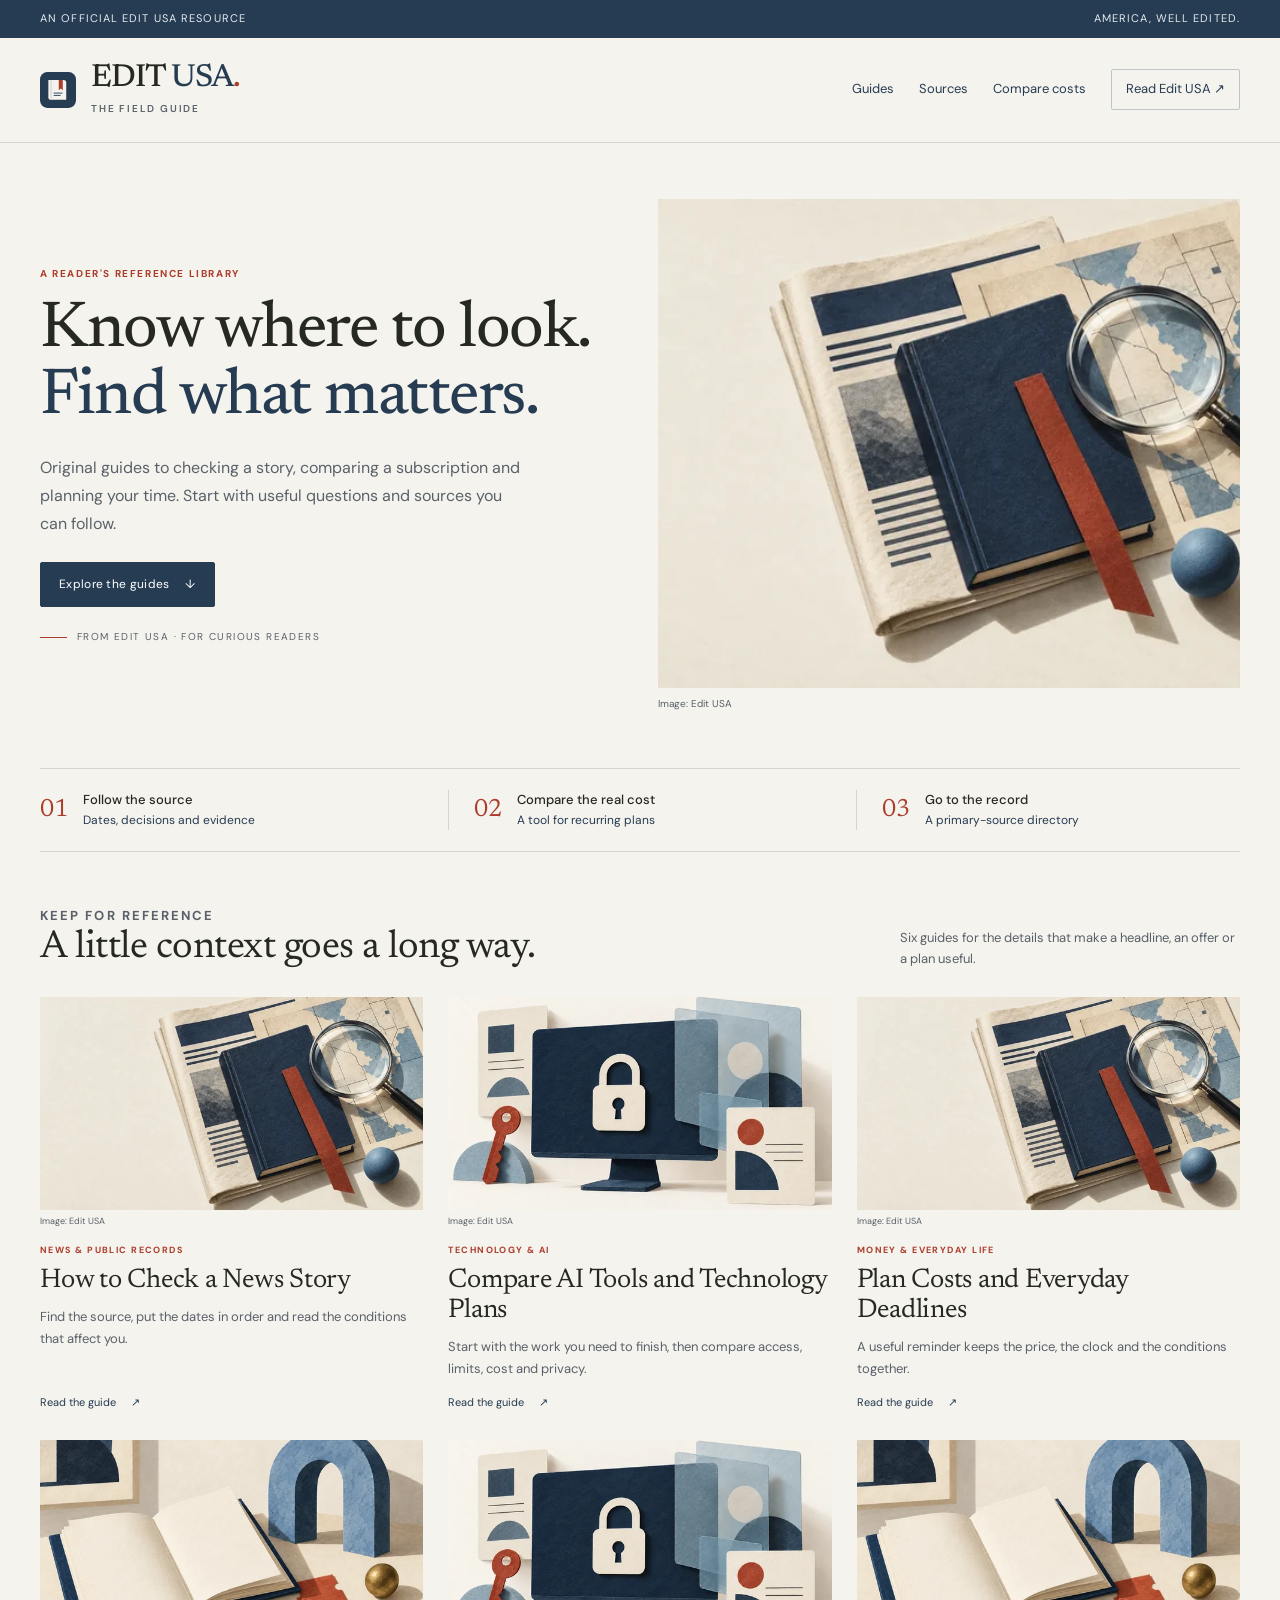
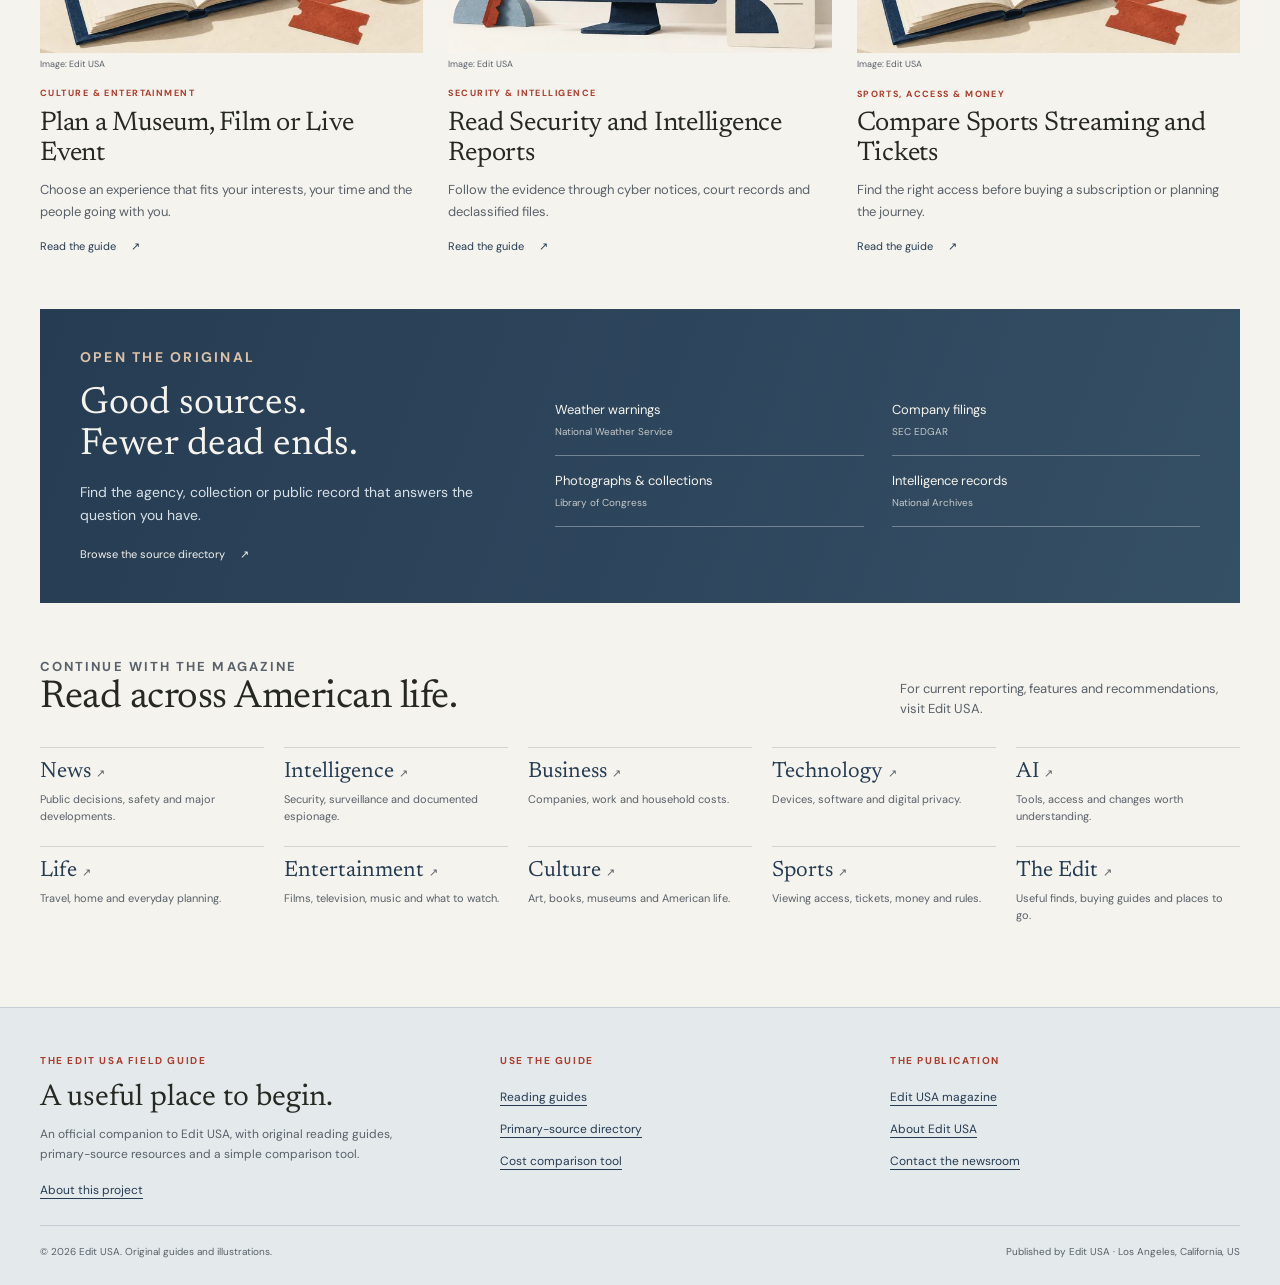
<file: index.html>
<!doctype html>
<html lang="en-US"><head><meta charset="utf-8"><meta name="viewport" content="width=device-width,initial-scale=1"><title>News Sources &amp; Practical Reading Guides | Edit USA Field Guide</title><meta name="description" content="Explore original reading guides, primary-source resources and a cost comparison tool from Edit USA. A useful starting point for curious readers."><meta name="robots" content="index,follow,max-image-preview:large"><link rel="canonical" href="https://editusa.github.io/"><meta property="og:type" content="website"><meta property="og:locale" content="en_US"><meta property="og:site_name" content="Edit USA Field Guide"><meta property="og:title" content="News Sources &amp; Practical Reading Guides"><meta property="og:description" content="Explore original reading guides, primary-source resources and a cost comparison tool from Edit USA. A useful starting point for curious readers."><meta property="og:url" content="https://editusa.github.io/"><meta property="og:image" content="https://editusa.github.io/assets/images/editorial-desk.webp"><meta property="og:image:width" content="1536"><meta property="og:image:height" content="1024"><meta property="og:image:alt" content="Editorial illustration of a navy notebook, a magnifier and unlabelled papers on a cream surface."><meta name="twitter:card" content="summary_large_image"><meta name="twitter:title" content="News Sources &amp; Practical Reading Guides"><meta name="twitter:description" content="Explore original reading guides, primary-source resources and a cost comparison tool from Edit USA. A useful starting point for curious readers."><meta name="twitter:image" content="https://editusa.github.io/assets/images/editorial-desk.webp"><meta name="theme-color" content="#263c53"><link rel="icon" href="favicon.svg" type="image/svg+xml"><link rel="icon" href="favicon.ico" sizes="any"><link rel="icon" href="assets/icons/icon-48.png" sizes="48x48" type="image/png"><link rel="apple-touch-icon" href="assets/icons/icon-192.png"><link rel="manifest" href="site.webmanifest"><link rel="preload" as="font" href="assets/fonts/newsreader.woff2" type="font/woff2" crossorigin><link rel="stylesheet" href="assets/style.css"><script type="module" src="assets/site.js"></script><script type="application/ld+json">{"@context": "https://schema.org", "@graph": [{"@type": "Organization", "@id": "https://www.editusa.com/#organization", "name": "Edit USA", "url": "https://www.editusa.com/"}, {"@type": "WebSite", "@id": "https://editusa.github.io/#website", "url": "https://editusa.github.io/", "name": "Edit USA Field Guide", "description": "Original reading guides, primary-source resources and a cost comparison tool from Edit USA.", "publisher": {"@id": "https://www.editusa.com/#organization"}, "inLanguage": "en-US"}, {"@type": "WebPage", "@id": "https://editusa.github.io/#webpage", "url": "https://editusa.github.io/", "name": "News Sources & Practical Reading Guides", "description": "Explore original reading guides, primary-source resources and a cost comparison tool from Edit USA. A useful starting point for curious readers.", "isPartOf": {"@id": "https://editusa.github.io/#website"}, "publisher": {"@id": "https://www.editusa.com/#organization"}, "inLanguage": "en-US", "primaryImageOfPage": {"@type": "ImageObject", "url": "https://editusa.github.io/assets/images/editorial-desk.webp", "width": 1536, "height": 1024}}]}</script></head>
<body><a class="skip" href="#main">Skip to content</a><div class="utility"><div class="wrap"><span>An official Edit USA resource</span><span class="utility-extra">America, well edited.</span></div></div><header class="site-head"><div class="masthead wrap"><a class="brand" href="index.html" aria-label="Edit USA Field Guide home"><img class="brand-icon" src="favicon.svg" alt="" width="36" height="36"><span><span class="wordmark">EDIT <span class="usa">USA</span><span class="dot">.</span></span><span class="brand-sub">The Field Guide</span></span></a><nav class="top-nav" aria-label="Main navigation"><a href="index.html#guides">Guides</a><a href="sources.html">Sources</a><a href="compare-costs.html">Compare costs</a><a href="https://www.editusa.com/" class="visit">Read Edit USA <span aria-hidden="true">↗</span></a></nav></div></header><main id="main"><div class="wrap"><section class="home-hero" aria-labelledby="hero-title"><div><p class="eyebrow">A reader's reference library</p><h1 id="hero-title">Know where to look.<br><em>Find what matters.</em></h1><p class="deck">Original guides to checking a story, comparing a subscription and planning your time. Start with useful questions and sources you can follow.</p><a class="button" href="#guides">Explore the guides <span aria-hidden="true">↓</span></a><div class="edition-label">From Edit USA · For curious readers</div></div><figure class="hero-picture"><img class="" src="assets/images/editorial-desk.webp" srcset="assets/images/editorial-desk-640.webp 640w, assets/images/editorial-desk-960.webp 960w, assets/images/editorial-desk.webp 1536w" sizes="(max-width:760px) 100vw, 580px" width="1536" height="1024" alt="Editorial illustration of a navy notebook, a magnifier and unlabelled papers on a cream surface." fetchpriority=high decoding="async"><figcaption>Image: Edit USA</figcaption></figure></section><nav class="quick-strip" aria-label="Useful starting points"><a href="check-a-news-story.html"><b>01</b><span><strong>Follow the source</strong>Dates, decisions and evidence</span></a><a href="compare-costs.html"><b>02</b><span><strong>Compare the real cost</strong>A tool for recurring plans</span></a><a href="sources.html"><b>03</b><span><strong>Go to the record</strong>A primary-source directory</span></a></nav><section class="section" id="guides" aria-labelledby="guides-title"><div class="section-head"><div><p class="eyebrow">Keep for reference</p><h2 id="guides-title">A little context goes a long way.</h2></div><p>Six guides for the details that make a headline, an offer or a plan useful.</p></div><div class="guide-grid"><article class="guide-card"><figure class="card-figure"><a class="card-img" href="check-a-news-story.html" aria-label="How to Check a News Story"><img class="" src="assets/images/editorial-desk.webp" srcset="assets/images/editorial-desk-640.webp 640w, assets/images/editorial-desk-960.webp 960w, assets/images/editorial-desk.webp 1536w" sizes="(max-width:420px) 100vw, (max-width:760px) 50vw, 390px" width="1536" height="1024" alt="Editorial illustration of a navy notebook, a magnifier and unlabelled papers on a cream surface." loading=lazy decoding="async"></a><figcaption>Image: Edit USA</figcaption></figure><span class="eyebrow">News &amp; public records</span><h3><a href="check-a-news-story.html">How to Check a News Story</a></h3><p>Find the source, put the dates in order and read the conditions that affect you.</p><a class="read-link" href="check-a-news-story.html">Read the guide <span aria-hidden="true">↗</span></a></article><article class="guide-card"><figure class="card-figure"><a class="card-img" href="compare-technology-and-ai.html" aria-label="Compare AI Tools and Technology Plans"><img class="" src="assets/images/technology-privacy.webp" srcset="assets/images/technology-privacy-640.webp 640w, assets/images/technology-privacy-960.webp 960w, assets/images/technology-privacy.webp 1536w" sizes="(max-width:420px) 100vw, (max-width:760px) 50vw, 390px" width="1536" height="1024" alt="Conceptual editorial illustration of a monitor, a padlock and layered paper panels." loading=lazy decoding="async"></a><figcaption>Image: Edit USA</figcaption></figure><span class="eyebrow">Technology &amp; AI</span><h3><a href="compare-technology-and-ai.html">Compare AI Tools and Technology Plans</a></h3><p>Start with the work you need to finish, then compare access, limits, cost and privacy.</p><a class="read-link" href="compare-technology-and-ai.html">Read the guide <span aria-hidden="true">↗</span></a></article><article class="guide-card"><figure class="card-figure"><a class="card-img" href="plan-costs-and-deadlines.html" aria-label="Plan Costs and Everyday Deadlines"><img class="" src="assets/images/editorial-desk.webp" srcset="assets/images/editorial-desk-640.webp 640w, assets/images/editorial-desk-960.webp 960w, assets/images/editorial-desk.webp 1536w" sizes="(max-width:420px) 100vw, (max-width:760px) 50vw, 390px" width="1536" height="1024" alt="Editorial illustration of a navy notebook, a magnifier and unlabelled papers on a cream surface." loading=lazy decoding="async"></a><figcaption>Image: Edit USA</figcaption></figure><span class="eyebrow">Money &amp; everyday life</span><h3><a href="plan-costs-and-deadlines.html">Plan Costs and Everyday Deadlines</a></h3><p>A useful reminder keeps the price, the clock and the conditions together.</p><a class="read-link" href="plan-costs-and-deadlines.html">Read the guide <span aria-hidden="true">↗</span></a></article><article class="guide-card"><figure class="card-figure"><a class="card-img" href="plan-culture-and-entertainment.html" aria-label="Plan a Museum, Film or Live Event"><img class="" src="assets/images/culture-and-events.webp" srcset="assets/images/culture-and-events-640.webp 640w, assets/images/culture-and-events-960.webp 960w, assets/images/culture-and-events.webp 1536w" sizes="(max-width:420px) 100vw, (max-width:760px) 50vw, 390px" width="1536" height="1024" alt="Editorial illustration of an open book, blank tickets and a gallery arch." loading=lazy decoding="async"></a><figcaption>Image: Edit USA</figcaption></figure><span class="eyebrow">Culture &amp; entertainment</span><h3><a href="plan-culture-and-entertainment.html">Plan a Museum, Film or Live Event</a></h3><p>Choose an experience that fits your interests, your time and the people going with you.</p><a class="read-link" href="plan-culture-and-entertainment.html">Read the guide <span aria-hidden="true">↗</span></a></article><article class="guide-card"><figure class="card-figure"><a class="card-img" href="read-security-and-intelligence.html" aria-label="Read Security and Intelligence Reports"><img class="" src="assets/images/technology-privacy.webp" srcset="assets/images/technology-privacy-640.webp 640w, assets/images/technology-privacy-960.webp 960w, assets/images/technology-privacy.webp 1536w" sizes="(max-width:420px) 100vw, (max-width:760px) 50vw, 390px" width="1536" height="1024" alt="Conceptual editorial illustration of a monitor, a padlock and layered paper panels." loading=lazy decoding="async"></a><figcaption>Image: Edit USA</figcaption></figure><span class="eyebrow">Security &amp; intelligence</span><h3><a href="read-security-and-intelligence.html">Read Security and Intelligence Reports</a></h3><p>Follow the evidence through cyber notices, court records and declassified files.</p><a class="read-link" href="read-security-and-intelligence.html">Read the guide <span aria-hidden="true">↗</span></a></article><article class="guide-card"><figure class="card-figure"><a class="card-img" href="sports-streaming-and-tickets.html" aria-label="Compare Sports Streaming and Tickets"><img class="" src="assets/images/culture-and-events.webp" srcset="assets/images/culture-and-events-640.webp 640w, assets/images/culture-and-events-960.webp 960w, assets/images/culture-and-events.webp 1536w" sizes="(max-width:420px) 100vw, (max-width:760px) 50vw, 390px" width="1536" height="1024" alt="Editorial illustration of an open book, blank tickets and a gallery arch." loading=lazy decoding="async"></a><figcaption>Image: Edit USA</figcaption></figure><span class="eyebrow">Sports, access &amp; money</span><h3><a href="sports-streaming-and-tickets.html">Compare Sports Streaming and Tickets</a></h3><p>Find the right access before buying a subscription or planning the journey.</p><a class="read-link" href="sports-streaming-and-tickets.html">Read the guide <span aria-hidden="true">↗</span></a></article></div></section><section class="dark-feature" aria-labelledby="records-title"><div><p class="eyebrow">Open the original</p><h2 id="records-title">Good sources.<br>Fewer dead ends.</h2><p>Find the agency, collection or public record that answers the question you have.</p><a class="read-link" href="sources.html">Browse the source directory <span aria-hidden="true">↗</span></a></div><div class="resource-mini"><a href="https://www.weather.gov/">Weather warnings<span>National Weather Service</span></a><a href="https://www.sec.gov/edgar/search/">Company filings<span>SEC EDGAR</span></a><a href="https://www.loc.gov/free-to-use/">Photographs & collections<span>Library of Congress</span></a><a href="https://www.archives.gov/research/intelligence">Intelligence records<span>National Archives</span></a></div></section><section class="section" aria-labelledby="magazine-title"><div class="section-head"><div><p class="eyebrow">Continue with the magazine</p><h2 id="magazine-title">Read across American life.</h2></div><p>For current reporting, features and recommendations, visit Edit USA.</p></div><div class="section-map"><a href="https://www.editusa.com/news"><strong>News <span aria-hidden="true" style="display:inline">↗</span></strong><span>Public decisions, safety and major developments.</span></a><a href="https://www.editusa.com/intelligence"><strong>Intelligence <span aria-hidden="true" style="display:inline">↗</span></strong><span>Security, surveillance and documented espionage.</span></a><a href="https://www.editusa.com/business"><strong>Business <span aria-hidden="true" style="display:inline">↗</span></strong><span>Companies, work and household costs.</span></a><a href="https://www.editusa.com/tech"><strong>Technology <span aria-hidden="true" style="display:inline">↗</span></strong><span>Devices, software and digital privacy.</span></a><a href="https://www.editusa.com/ai"><strong>AI <span aria-hidden="true" style="display:inline">↗</span></strong><span>Tools, access and changes worth understanding.</span></a><a href="https://www.editusa.com/life"><strong>Life <span aria-hidden="true" style="display:inline">↗</span></strong><span>Travel, home and everyday planning.</span></a><a href="https://www.editusa.com/entertainment"><strong>Entertainment <span aria-hidden="true" style="display:inline">↗</span></strong><span>Films, television, music and what to watch.</span></a><a href="https://www.editusa.com/culture"><strong>Culture <span aria-hidden="true" style="display:inline">↗</span></strong><span>Art, books, museums and American life.</span></a><a href="https://www.editusa.com/sports"><strong>Sports <span aria-hidden="true" style="display:inline">↗</span></strong><span>Viewing access, tickets, money and rules.</span></a><a href="https://www.editusa.com/the-edit"><strong>The Edit <span aria-hidden="true" style="display:inline">↗</span></strong><span>Useful finds, buying guides and places to go.</span></a></div></section></div></main>
<footer class="footer"><div class="wrap"><div class="footer-top"><div><span class="eyebrow">The Edit USA Field Guide</span><h2>A useful place to begin.</h2><p>An official companion to Edit USA, with original reading guides, primary-source resources and a simple comparison tool.</p><a href="about.html">About this project</a></div><div><span class="eyebrow">Use the guide</span><ul><li><a href="index.html#guides">Reading guides</a></li><li><a href="sources.html">Primary-source directory</a></li><li><a href="compare-costs.html">Cost comparison tool</a></li></ul></div><div><span class="eyebrow">The publication</span><ul><li><a href="https://www.editusa.com/">Edit USA magazine</a></li><li><a href="https://www.editusa.com/about">About Edit USA</a></li><li><a href="https://www.editusa.com/contact">Contact the newsroom</a></li></ul></div></div><div class="footer-bottom"><span>© 2026 Edit USA. Original guides and illustrations.</span><span>Published by Edit USA · Los Angeles, California, US</span></div></div></footer></body></html>
</file>
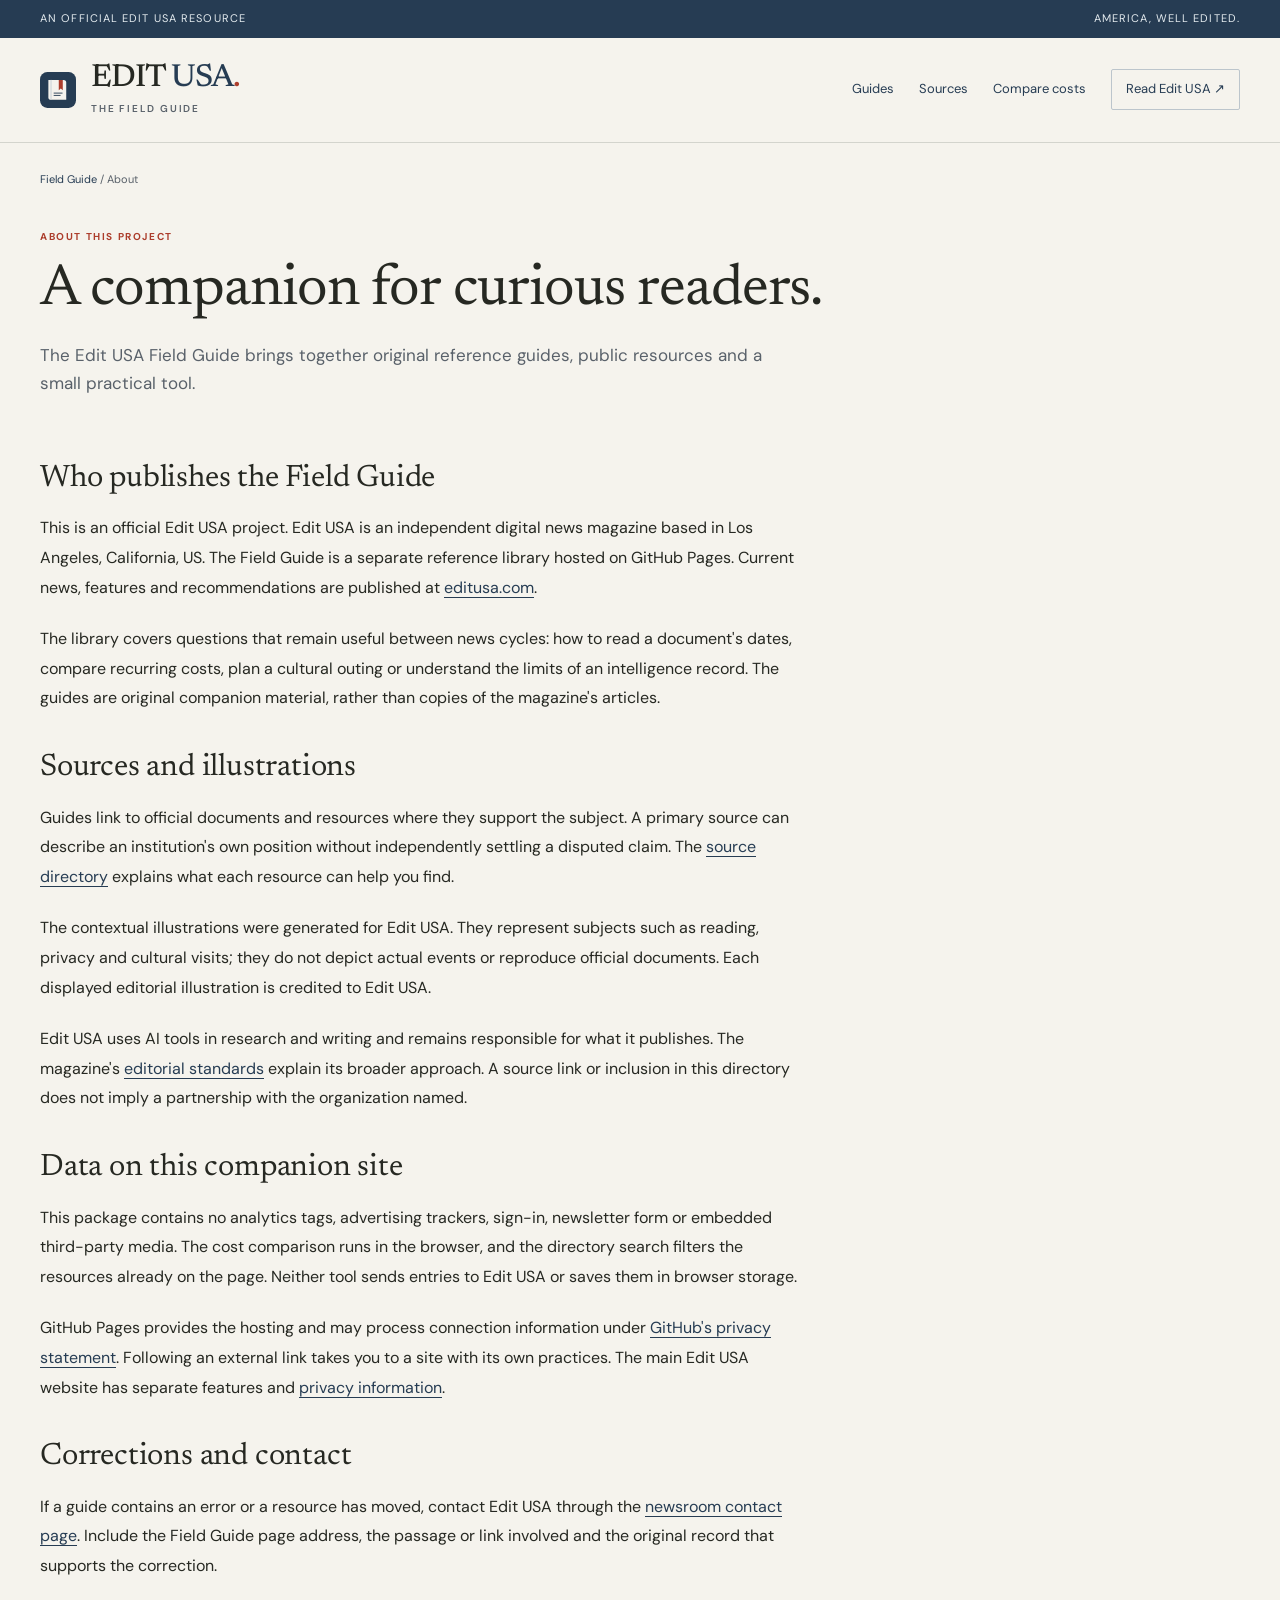
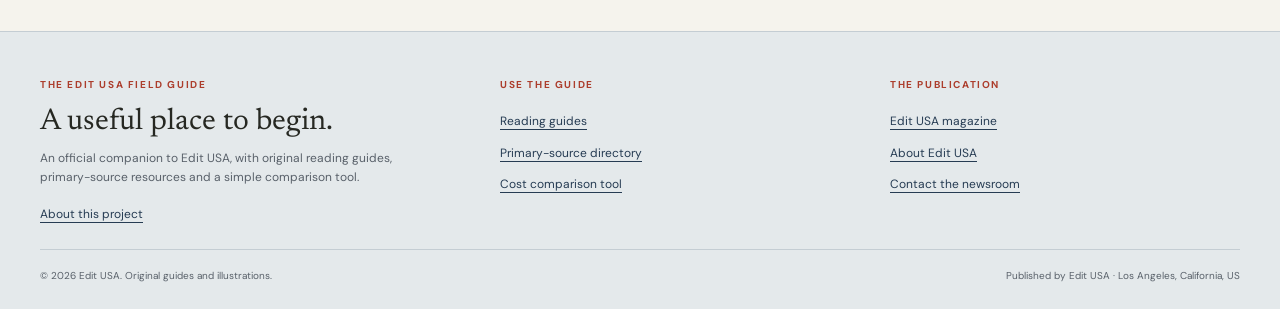
<file: about.html>
<!doctype html>
<html lang="en-US"><head><meta charset="utf-8"><meta name="viewport" content="width=device-width,initial-scale=1"><title>About This Resource Library | Edit USA Field Guide</title><meta name="description" content="Learn who publishes the Edit USA Field Guide, how its reference material is sourced and how its browser-only tools handle your entries."><meta name="robots" content="index,follow,max-image-preview:large"><link rel="canonical" href="https://editusa.github.io/about.html"><meta property="og:type" content="website"><meta property="og:locale" content="en_US"><meta property="og:site_name" content="Edit USA Field Guide"><meta property="og:title" content="About This Resource Library"><meta property="og:description" content="Learn who publishes the Edit USA Field Guide, how its reference material is sourced and how its browser-only tools handle your entries."><meta property="og:url" content="https://editusa.github.io/about.html"><meta property="og:image" content="https://editusa.github.io/assets/images/editorial-desk.webp"><meta property="og:image:width" content="1536"><meta property="og:image:height" content="1024"><meta property="og:image:alt" content="Editorial illustration of a navy notebook, a magnifier and unlabelled papers on a cream surface."><meta name="twitter:card" content="summary_large_image"><meta name="twitter:title" content="About This Resource Library"><meta name="twitter:description" content="Learn who publishes the Edit USA Field Guide, how its reference material is sourced and how its browser-only tools handle your entries."><meta name="twitter:image" content="https://editusa.github.io/assets/images/editorial-desk.webp"><meta name="theme-color" content="#263c53"><link rel="icon" href="favicon.svg" type="image/svg+xml"><link rel="icon" href="favicon.ico" sizes="any"><link rel="icon" href="assets/icons/icon-48.png" sizes="48x48" type="image/png"><link rel="apple-touch-icon" href="assets/icons/icon-192.png"><link rel="manifest" href="site.webmanifest"><link rel="preload" as="font" href="assets/fonts/newsreader.woff2" type="font/woff2" crossorigin><link rel="stylesheet" href="assets/style.css"><script type="module" src="assets/site.js"></script><script type="application/ld+json">{"@context": "https://schema.org", "@graph": [{"@type": "Organization", "@id": "https://www.editusa.com/#organization", "name": "Edit USA", "url": "https://www.editusa.com/"}, {"@type": "WebSite", "@id": "https://editusa.github.io/#website", "url": "https://editusa.github.io/", "name": "Edit USA Field Guide", "description": "Original reading guides, primary-source resources and a cost comparison tool from Edit USA.", "publisher": {"@id": "https://www.editusa.com/#organization"}, "inLanguage": "en-US"}, {"@type": "AboutPage", "@id": "https://editusa.github.io/about.html#webpage", "url": "https://editusa.github.io/about.html", "name": "About This Resource Library", "description": "Learn who publishes the Edit USA Field Guide, how its reference material is sourced and how its browser-only tools handle your entries.", "isPartOf": {"@id": "https://editusa.github.io/#website"}, "publisher": {"@id": "https://www.editusa.com/#organization"}, "inLanguage": "en-US", "primaryImageOfPage": {"@type": "ImageObject", "url": "https://editusa.github.io/assets/images/editorial-desk.webp", "width": 1536, "height": 1024}}, {"@type": "BreadcrumbList", "itemListElement": [{"@type": "ListItem", "position": 1, "name": "Field Guide", "item": "https://editusa.github.io/"}, {"@type": "ListItem", "position": 2, "name": "About This Resource Library", "item": "https://editusa.github.io/about.html"}]}]}</script></head>
<body><a class="skip" href="#main">Skip to content</a><div class="utility"><div class="wrap"><span>An official Edit USA resource</span><span class="utility-extra">America, well edited.</span></div></div><header class="site-head"><div class="masthead wrap"><a class="brand" href="index.html" aria-label="Edit USA Field Guide home"><img class="brand-icon" src="favicon.svg" alt="" width="36" height="36"><span><span class="wordmark">EDIT <span class="usa">USA</span><span class="dot">.</span></span><span class="brand-sub">The Field Guide</span></span></a><nav class="top-nav" aria-label="Main navigation"><a href="index.html#guides">Guides</a><a href="sources.html">Sources</a><a href="compare-costs.html">Compare costs</a><a href="https://www.editusa.com/" class="visit">Read Edit USA <span aria-hidden="true">↗</span></a></nav></div></header><main id="main"><div class="wrap"><nav class="breadcrumb" aria-label="Breadcrumb"><a href="index.html">Field Guide</a> / About</nav><header class="page-heading"><p class="eyebrow">About this project</p><h1>A companion for curious readers.</h1><p class="deck">The Edit USA Field Guide brings together original reference guides, public resources and a small practical tool.</p></header><article class="prose about-copy"><h2>Who publishes the Field Guide</h2><p>This is an official Edit USA project. Edit USA is an independent digital news magazine based in Los Angeles, California, US. The Field Guide is a separate reference library hosted on GitHub Pages. Current news, features and recommendations are published at <a href="https://www.editusa.com/">editusa.com</a>.</p><p>The library covers questions that remain useful between news cycles: how to read a document's dates, compare recurring costs, plan a cultural outing or understand the limits of an intelligence record. The guides are original companion material, rather than copies of the magazine's articles.</p><h2>Sources and illustrations</h2><p>Guides link to official documents and resources where they support the subject. A primary source can describe an institution's own position without independently settling a disputed claim. The <a href="sources.html">source directory</a> explains what each resource can help you find.</p><p>The contextual illustrations were generated for Edit USA. They represent subjects such as reading, privacy and cultural visits; they do not depict actual events or reproduce official documents. Each displayed editorial illustration is credited to Edit USA.</p><p>Edit USA uses AI tools in research and writing and remains responsible for what it publishes. The magazine's <a href="https://www.editusa.com/editorial-policy">editorial standards</a> explain its broader approach. A source link or inclusion in this directory does not imply a partnership with the organization named.</p><h2>Data on this companion site</h2><p>This package contains no analytics tags, advertising trackers, sign-in, newsletter form or embedded third-party media. The cost comparison runs in the browser, and the directory search filters the resources already on the page. Neither tool sends entries to Edit USA or saves them in browser storage.</p><p>GitHub Pages provides the hosting and may process connection information under <a href="https://docs.github.com/en/site-policy/privacy-policies/github-general-privacy-statement">GitHub's privacy statement</a>. Following an external link takes you to a site with its own practices. The main Edit USA website has separate features and <a href="https://www.editusa.com/privacy">privacy information</a>.</p><h2>Corrections and contact</h2><p>If a guide contains an error or a resource has moved, contact Edit USA through the <a href="https://www.editusa.com/contact">newsroom contact page</a>. Include the Field Guide page address, the passage or link involved and the original record that supports the correction.</p></article></div></main>
<footer class="footer"><div class="wrap"><div class="footer-top"><div><span class="eyebrow">The Edit USA Field Guide</span><h2>A useful place to begin.</h2><p>An official companion to Edit USA, with original reading guides, primary-source resources and a simple comparison tool.</p><a href="about.html">About this project</a></div><div><span class="eyebrow">Use the guide</span><ul><li><a href="index.html#guides">Reading guides</a></li><li><a href="sources.html">Primary-source directory</a></li><li><a href="compare-costs.html">Cost comparison tool</a></li></ul></div><div><span class="eyebrow">The publication</span><ul><li><a href="https://www.editusa.com/">Edit USA magazine</a></li><li><a href="https://www.editusa.com/about">About Edit USA</a></li><li><a href="https://www.editusa.com/contact">Contact the newsroom</a></li></ul></div></div><div class="footer-bottom"><span>© 2026 Edit USA. Original guides and illustrations.</span><span>Published by Edit USA · Los Angeles, California, US</span></div></div></footer></body></html>
</file>
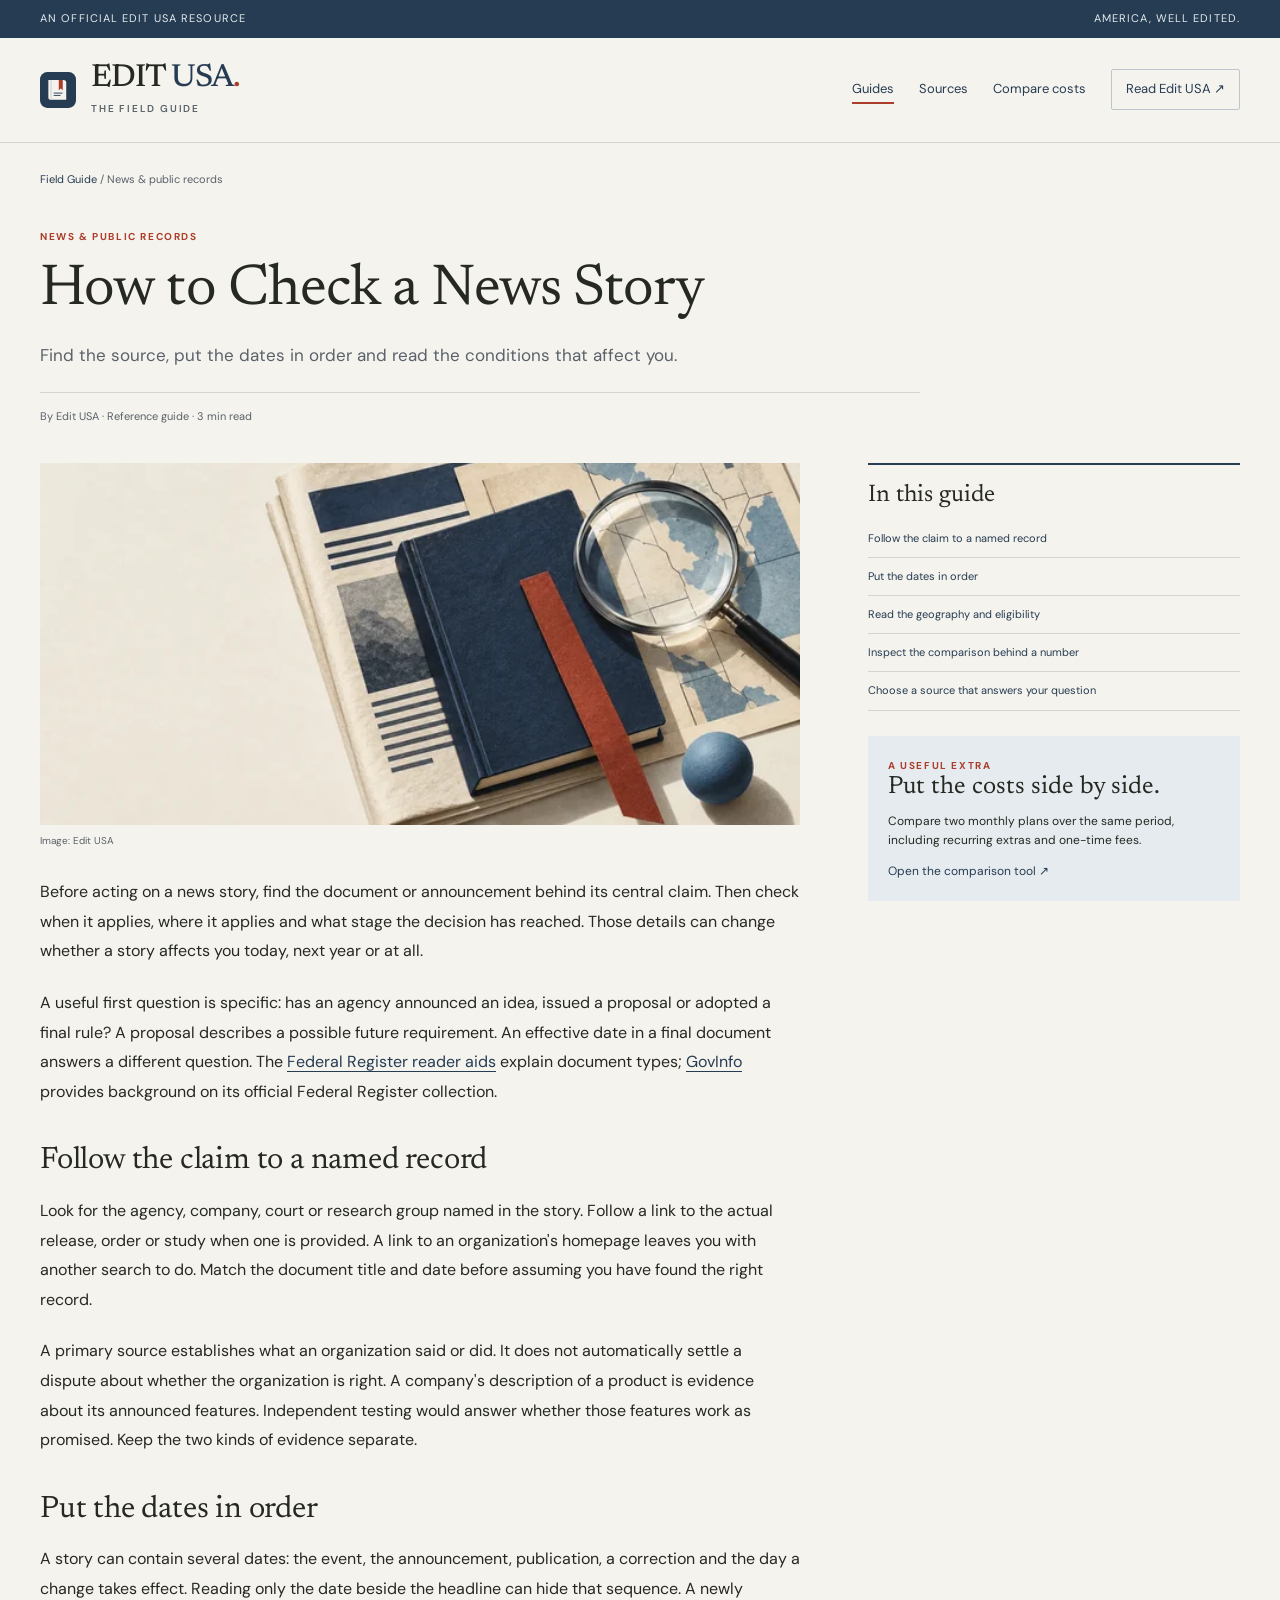
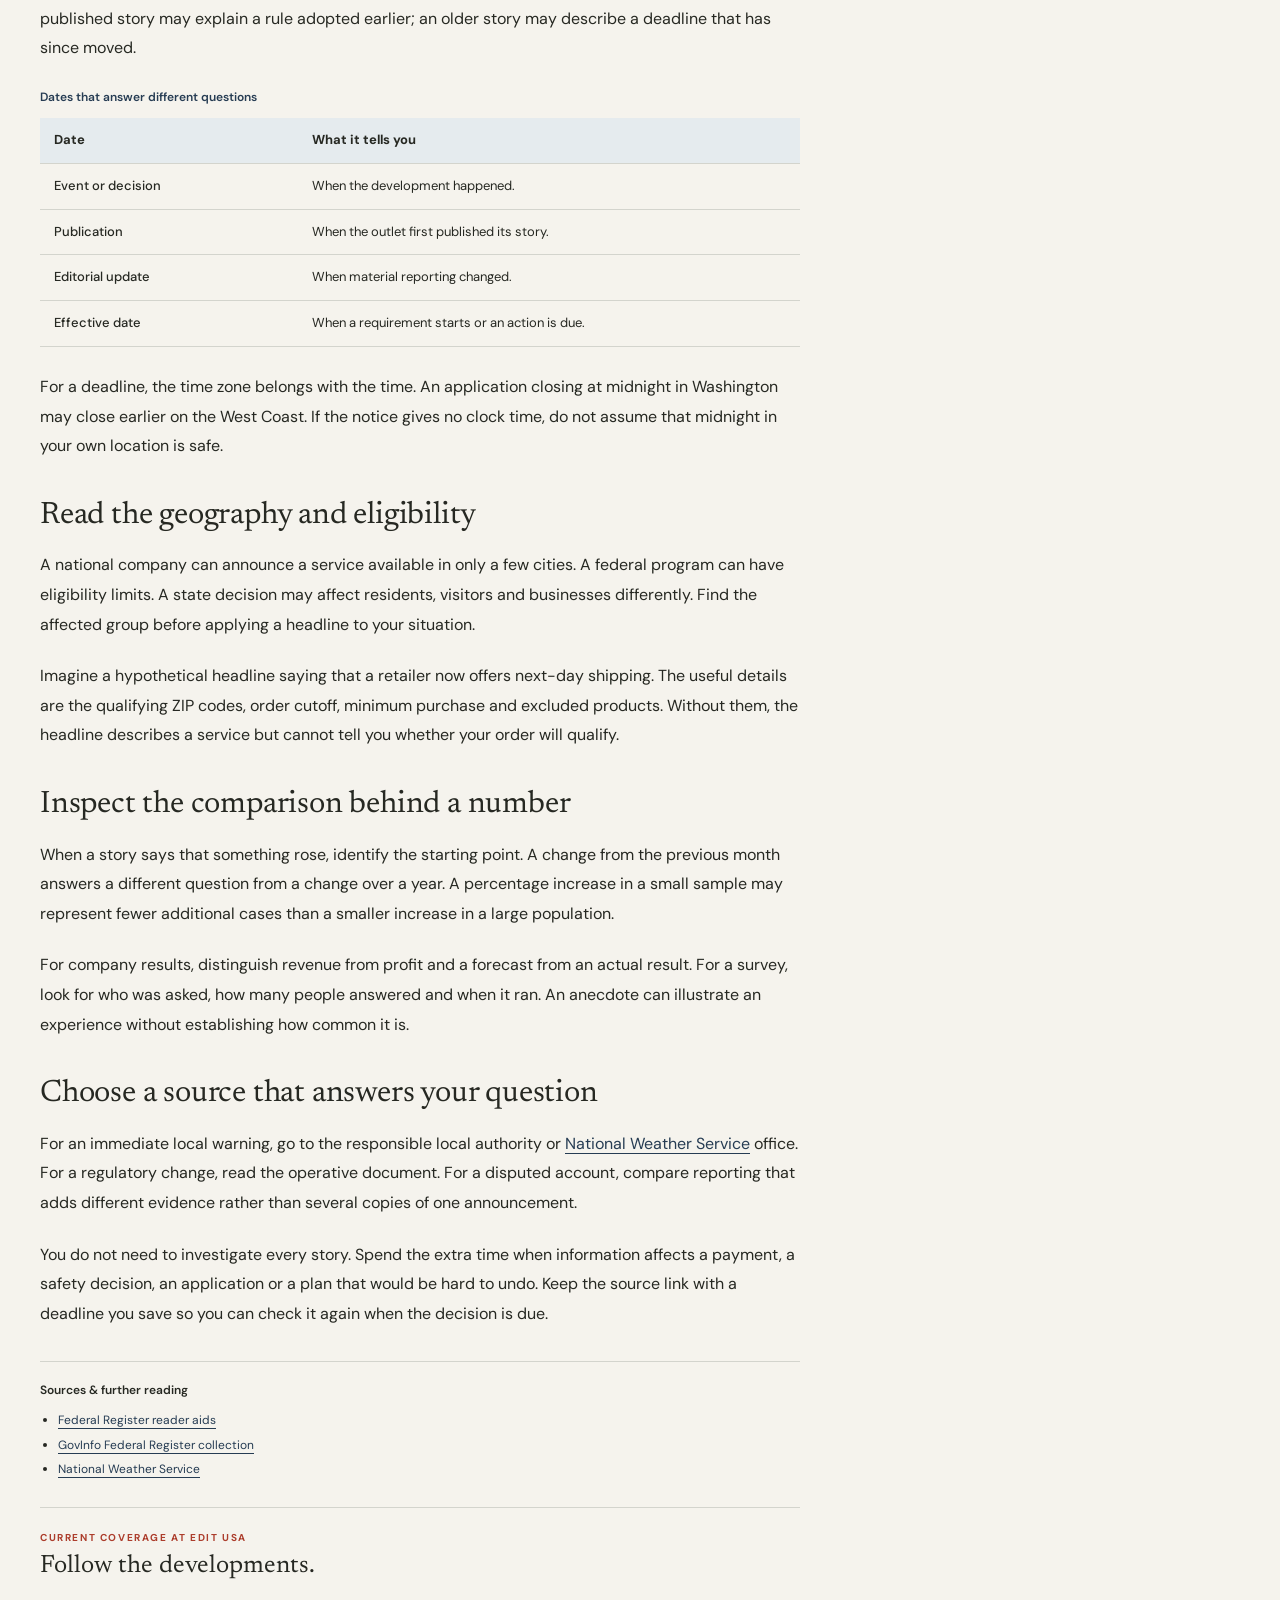
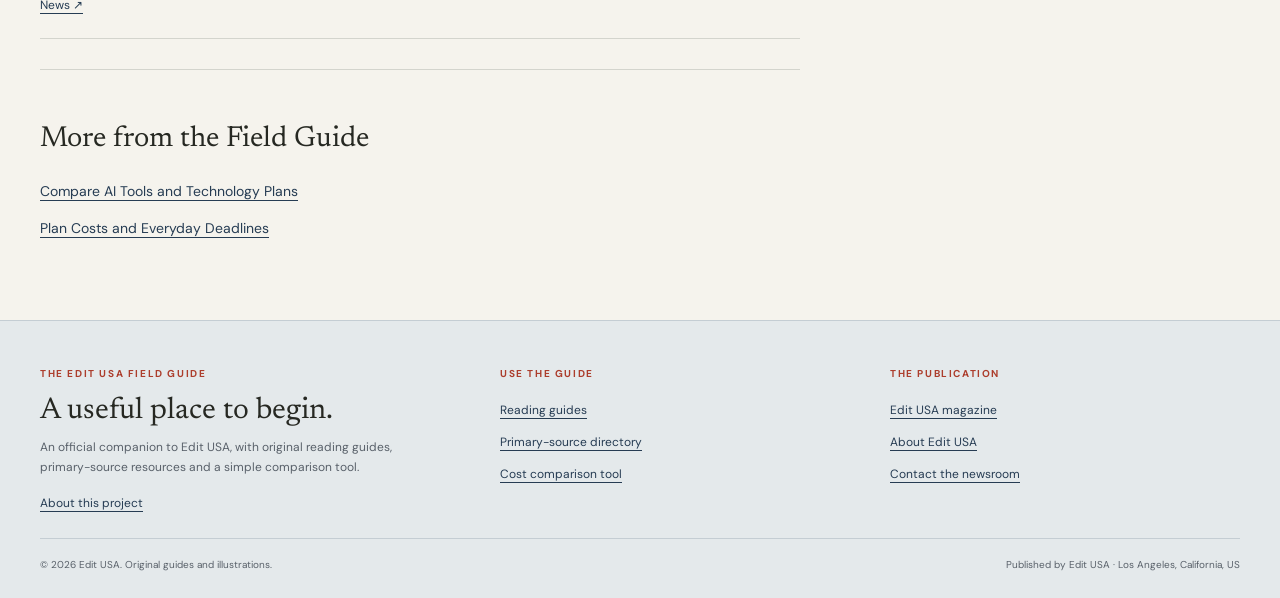
<file: check-a-news-story.html>
<!doctype html>
<html lang="en-US"><head><meta charset="utf-8"><meta name="viewport" content="width=device-width,initial-scale=1"><title>How to Check a News Story | Edit USA Field Guide</title><meta name="description" content="Check a news story against its original source, dates and scope. Distinguish announcements, proposals and final decisions before acting."><meta name="robots" content="index,follow,max-image-preview:large"><link rel="canonical" href="https://editusa.github.io/check-a-news-story.html"><meta property="og:type" content="website"><meta property="og:locale" content="en_US"><meta property="og:site_name" content="Edit USA Field Guide"><meta property="og:title" content="How to Check a News Story"><meta property="og:description" content="Check a news story against its original source, dates and scope. Distinguish announcements, proposals and final decisions before acting."><meta property="og:url" content="https://editusa.github.io/check-a-news-story.html"><meta property="og:image" content="https://editusa.github.io/assets/images/editorial-desk.webp"><meta property="og:image:width" content="1536"><meta property="og:image:height" content="1024"><meta property="og:image:alt" content="Editorial illustration of a navy notebook, a magnifier and unlabelled papers on a cream surface."><meta name="twitter:card" content="summary_large_image"><meta name="twitter:title" content="How to Check a News Story"><meta name="twitter:description" content="Check a news story against its original source, dates and scope. Distinguish announcements, proposals and final decisions before acting."><meta name="twitter:image" content="https://editusa.github.io/assets/images/editorial-desk.webp"><meta name="theme-color" content="#263c53"><link rel="icon" href="favicon.svg" type="image/svg+xml"><link rel="icon" href="favicon.ico" sizes="any"><link rel="icon" href="assets/icons/icon-48.png" sizes="48x48" type="image/png"><link rel="apple-touch-icon" href="assets/icons/icon-192.png"><link rel="manifest" href="site.webmanifest"><link rel="preload" as="font" href="assets/fonts/newsreader.woff2" type="font/woff2" crossorigin><link rel="stylesheet" href="assets/style.css"><script type="module" src="assets/site.js"></script><script type="application/ld+json">{"@context": "https://schema.org", "@graph": [{"@type": "Organization", "@id": "https://www.editusa.com/#organization", "name": "Edit USA", "url": "https://www.editusa.com/"}, {"@type": "WebSite", "@id": "https://editusa.github.io/#website", "url": "https://editusa.github.io/", "name": "Edit USA Field Guide", "description": "Original reading guides, primary-source resources and a cost comparison tool from Edit USA.", "publisher": {"@id": "https://www.editusa.com/#organization"}, "inLanguage": "en-US"}, {"@type": "WebPage", "@id": "https://editusa.github.io/check-a-news-story.html#webpage", "url": "https://editusa.github.io/check-a-news-story.html", "name": "How to Check a News Story", "description": "Check a news story against its original source, dates and scope. Distinguish announcements, proposals and final decisions before acting.", "isPartOf": {"@id": "https://editusa.github.io/#website"}, "publisher": {"@id": "https://www.editusa.com/#organization"}, "inLanguage": "en-US", "primaryImageOfPage": {"@type": "ImageObject", "url": "https://editusa.github.io/assets/images/editorial-desk.webp", "width": 1536, "height": 1024}}, {"@type": "BreadcrumbList", "itemListElement": [{"@type": "ListItem", "position": 1, "name": "Field Guide", "item": "https://editusa.github.io/"}, {"@type": "ListItem", "position": 2, "name": "How to Check a News Story", "item": "https://editusa.github.io/check-a-news-story.html"}]}]}</script></head>
<body><a class="skip" href="#main">Skip to content</a><div class="utility"><div class="wrap"><span>An official Edit USA resource</span><span class="utility-extra">America, well edited.</span></div></div><header class="site-head"><div class="masthead wrap"><a class="brand" href="index.html" aria-label="Edit USA Field Guide home"><img class="brand-icon" src="favicon.svg" alt="" width="36" height="36"><span><span class="wordmark">EDIT <span class="usa">USA</span><span class="dot">.</span></span><span class="brand-sub">The Field Guide</span></span></a><nav class="top-nav" aria-label="Main navigation"><a href="index.html#guides" aria-current="page">Guides</a><a href="sources.html">Sources</a><a href="compare-costs.html">Compare costs</a><a href="https://www.editusa.com/" class="visit">Read Edit USA <span aria-hidden="true">↗</span></a></nav></div></header><main id="main"><div class="wrap"><nav class="breadcrumb" aria-label="Breadcrumb"><a href="index.html">Field Guide</a> / News &amp; public records</nav><header class="page-heading"><p class="eyebrow">News &amp; public records</p><h1>How to Check a News Story</h1><p class="deck">Find the source, put the dates in order and read the conditions that affect you.</p><p class="byline">By Edit USA · Reference guide · 3 min read</p></header><div class="article-layout"><article><figure class="guide-image"><img class="" src="assets/images/editorial-desk.webp" srcset="assets/images/editorial-desk-640.webp 640w, assets/images/editorial-desk-960.webp 960w, assets/images/editorial-desk.webp 1536w" sizes="(max-width:760px) 100vw, 580px" width="1536" height="1024" alt="Editorial illustration of a navy notebook, a magnifier and unlabelled papers on a cream surface." fetchpriority=high decoding="async"><figcaption>Image: Edit USA</figcaption></figure><div class="prose"><p>Before acting on a news story, find the document or announcement behind its central claim. Then check when it applies, where it applies and what stage the decision has reached. Those details can change whether a story affects you today, next year or at all.</p>
<p>A useful first question is specific: has an agency announced an idea, issued a proposal or adopted a final rule? A proposal describes a possible future requirement. An effective date in a final document answers a different question. The <a href="https://www.federalregister.gov/reader-aids/understanding-the-federal-register">Federal Register reader aids</a> explain document types; <a href="https://www.govinfo.gov/help/fr">GovInfo</a> provides background on its official Federal Register collection.</p>
<h2 id="follow-the-claim-to-a-named-record">Follow the claim to a named record</h2>
<p>Look for the agency, company, court or research group named in the story. Follow a link to the actual release, order or study when one is provided. A link to an organization's homepage leaves you with another search to do. Match the document title and date before assuming you have found the right record.</p>
<p>A primary source establishes what an organization said or did. It does not automatically settle a dispute about whether the organization is right. A company's description of a product is evidence about its announced features. Independent testing would answer whether those features work as promised. Keep the two kinds of evidence separate.</p>
<h2 id="put-the-dates-in-order">Put the dates in order</h2>
<p>A story can contain several dates: the event, the announcement, publication, a correction and the day a change takes effect. Reading only the date beside the headline can hide that sequence. A newly published story may explain a rule adopted earlier; an older story may describe a deadline that has since moved.</p>
<div class="table-wrap"><table><caption>Dates that answer different questions</caption><thead><tr><th scope="col">Date</th><th scope="col">What it tells you</th></tr></thead><tbody><tr><th scope="row">Event or decision</th><td>When the development happened.</td></tr><tr><th scope="row">Publication</th><td>When the outlet first published its story.</td></tr><tr><th scope="row">Editorial update</th><td>When material reporting changed.</td></tr><tr><th scope="row">Effective date</th><td>When a requirement starts or an action is due.</td></tr></tbody></table></div>
<p>For a deadline, the time zone belongs with the time. An application closing at midnight in Washington may close earlier on the West Coast. If the notice gives no clock time, do not assume that midnight in your own location is safe.</p>
<h2 id="read-the-geography-and-eligibility">Read the geography and eligibility</h2>
<p>A national company can announce a service available in only a few cities. A federal program can have eligibility limits. A state decision may affect residents, visitors and businesses differently. Find the affected group before applying a headline to your situation.</p>
<p>Imagine a hypothetical headline saying that a retailer now offers next-day shipping. The useful details are the qualifying ZIP codes, order cutoff, minimum purchase and excluded products. Without them, the headline describes a service but cannot tell you whether your order will qualify.</p>
<h2 id="inspect-the-comparison-behind-a-number">Inspect the comparison behind a number</h2>
<p>When a story says that something rose, identify the starting point. A change from the previous month answers a different question from a change over a year. A percentage increase in a small sample may represent fewer additional cases than a smaller increase in a large population.</p>
<p>For company results, distinguish revenue from profit and a forecast from an actual result. For a survey, look for who was asked, how many people answered and when it ran. An anecdote can illustrate an experience without establishing how common it is.</p>
<h2 id="choose-a-source-that-answers-your-question">Choose a source that answers your question</h2>
<p>For an immediate local warning, go to the responsible local authority or <a href="https://www.weather.gov/">National Weather Service</a> office. For a regulatory change, read the operative document. For a disputed account, compare reporting that adds different evidence rather than several copies of one announcement.</p>
<p>You do not need to investigate every story. Spend the extra time when information affects a payment, a safety decision, an application or a plan that would be hard to undo. Keep the source link with a deadline you save so you can check it again when the decision is due.</p>
</div><section class="source-notes"><h2>Sources & further reading</h2><ul><li><a href="https://www.federalregister.gov/reader-aids/understanding-the-federal-register">Federal Register reader aids</a></li><li><a href="https://www.govinfo.gov/help/fr">GovInfo Federal Register collection</a></li><li><a href="https://www.weather.gov/">National Weather Service</a></li></ul></section><section class="related-coverage"><p class="eyebrow">Current coverage at Edit USA</p><h2>Follow the developments.</h2><a href="https://www.editusa.com/news">News <span aria-hidden="true">↗</span></a></section><section class="next-guides"><h2>More from the Field Guide</h2><ul><li><a href="compare-technology-and-ai.html">Compare AI Tools and Technology Plans</a></li><li><a href="plan-costs-and-deadlines.html">Plan Costs and Everyday Deadlines</a></li></ul></section></article><aside class="guide-aside"><h2>In this guide</h2><ol><li><a href="#follow-the-claim-to-a-named-record">Follow the claim to a named record</a></li><li><a href="#put-the-dates-in-order">Put the dates in order</a></li><li><a href="#read-the-geography-and-eligibility">Read the geography and eligibility</a></li><li><a href="#inspect-the-comparison-behind-a-number">Inspect the comparison behind a number</a></li><li><a href="#choose-a-source-that-answers-your-question">Choose a source that answers your question</a></li></ol><div class="aside-tool"><span class="eyebrow">A useful extra</span><h3>Put the costs side by side.</h3><p>Compare two monthly plans over the same period, including recurring extras and one-time fees.</p><a href="compare-costs.html">Open the comparison tool ↗</a></div></aside></div></div></main>
<footer class="footer"><div class="wrap"><div class="footer-top"><div><span class="eyebrow">The Edit USA Field Guide</span><h2>A useful place to begin.</h2><p>An official companion to Edit USA, with original reading guides, primary-source resources and a simple comparison tool.</p><a href="about.html">About this project</a></div><div><span class="eyebrow">Use the guide</span><ul><li><a href="index.html#guides">Reading guides</a></li><li><a href="sources.html">Primary-source directory</a></li><li><a href="compare-costs.html">Cost comparison tool</a></li></ul></div><div><span class="eyebrow">The publication</span><ul><li><a href="https://www.editusa.com/">Edit USA magazine</a></li><li><a href="https://www.editusa.com/about">About Edit USA</a></li><li><a href="https://www.editusa.com/contact">Contact the newsroom</a></li></ul></div></div><div class="footer-bottom"><span>© 2026 Edit USA. Original guides and illustrations.</span><span>Published by Edit USA · Los Angeles, California, US</span></div></div></footer></body></html>
</file>
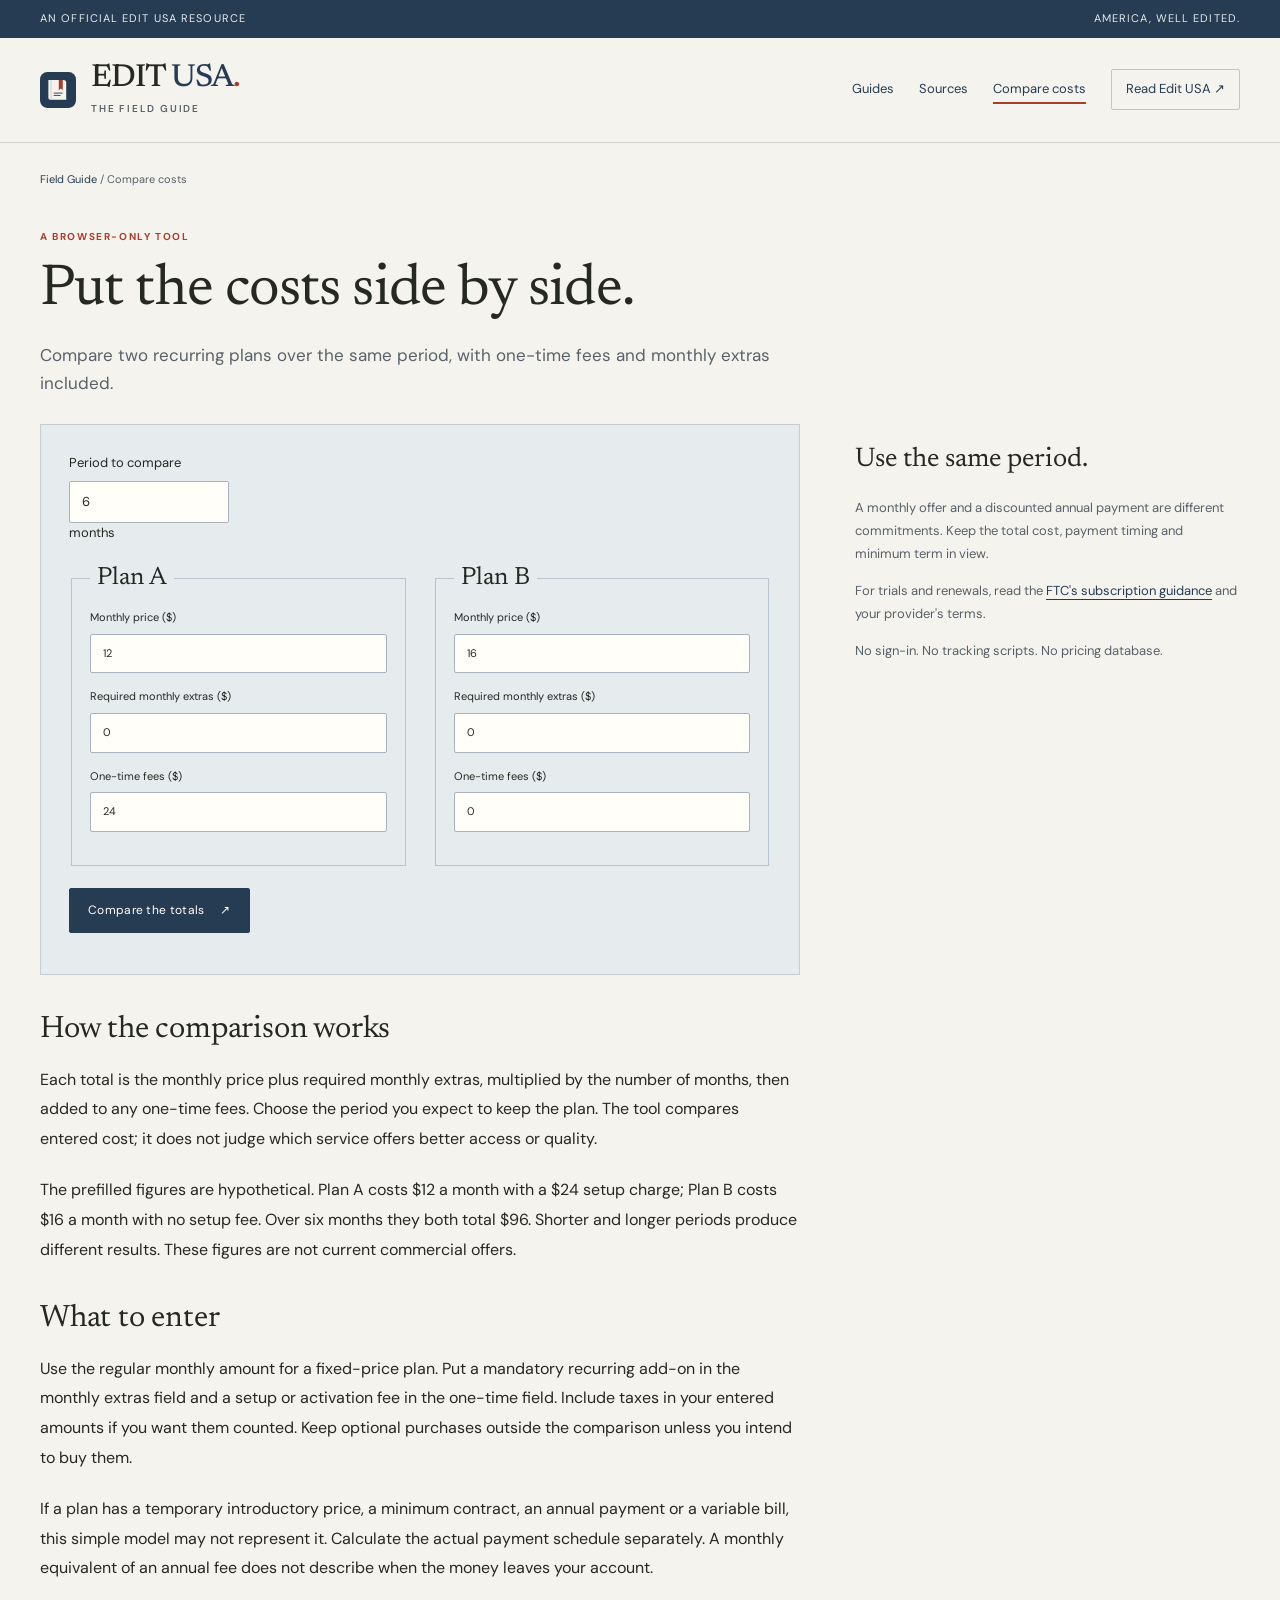
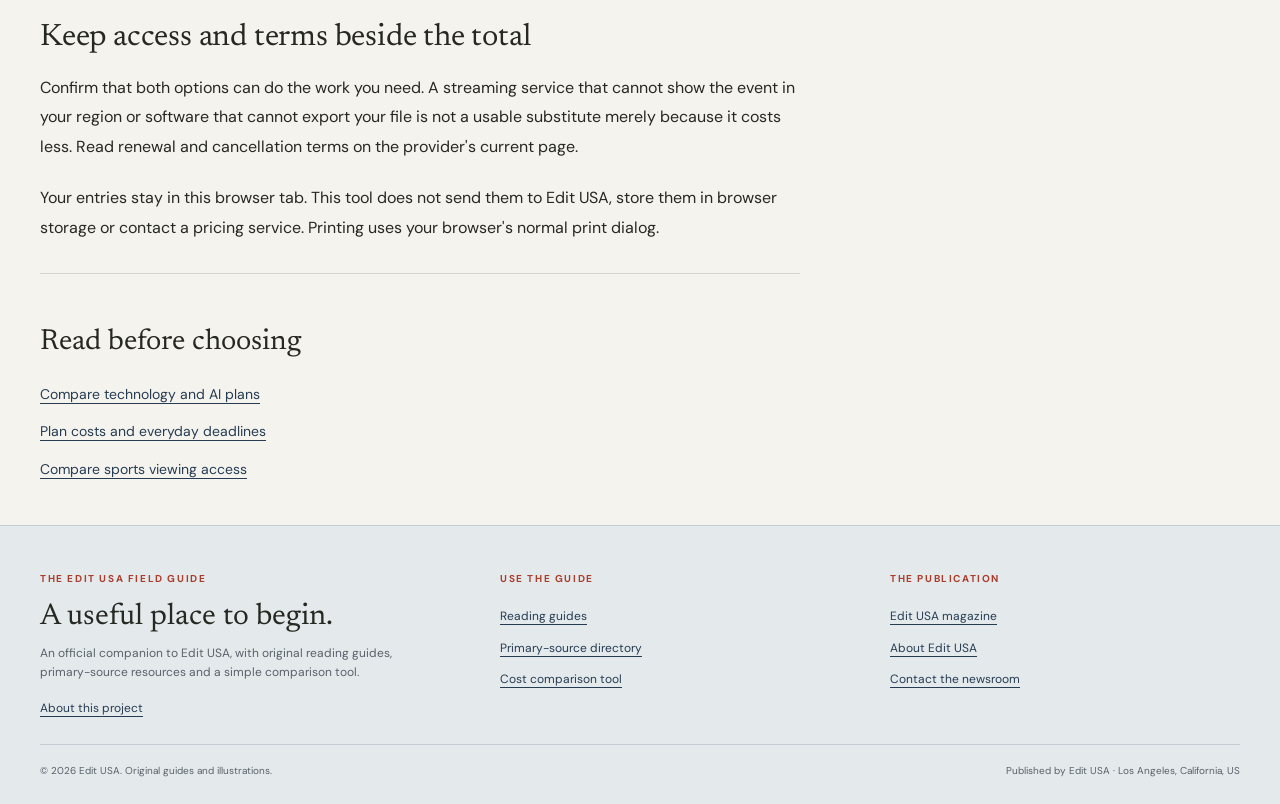
<file: compare-costs.html>
<!doctype html>
<html lang="en-US"><head><meta charset="utf-8"><meta name="viewport" content="width=device-width,initial-scale=1"><title>Subscription &amp; Monthly Cost Comparison | Edit USA Field Guide</title><meta name="description" content="Compare two monthly plans, including recurring extras and one-time fees. Calculations run in your browser, without sign-in or tracking."><meta name="robots" content="index,follow,max-image-preview:large"><link rel="canonical" href="https://editusa.github.io/compare-costs.html"><meta property="og:type" content="website"><meta property="og:locale" content="en_US"><meta property="og:site_name" content="Edit USA Field Guide"><meta property="og:title" content="Subscription &amp; Monthly Cost Comparison"><meta property="og:description" content="Compare two monthly plans, including recurring extras and one-time fees. Calculations run in your browser, without sign-in or tracking."><meta property="og:url" content="https://editusa.github.io/compare-costs.html"><meta property="og:image" content="https://editusa.github.io/assets/images/editorial-desk.webp"><meta property="og:image:width" content="1536"><meta property="og:image:height" content="1024"><meta property="og:image:alt" content="Editorial illustration of a navy notebook, a magnifier and unlabelled papers on a cream surface."><meta name="twitter:card" content="summary_large_image"><meta name="twitter:title" content="Subscription &amp; Monthly Cost Comparison"><meta name="twitter:description" content="Compare two monthly plans, including recurring extras and one-time fees. Calculations run in your browser, without sign-in or tracking."><meta name="twitter:image" content="https://editusa.github.io/assets/images/editorial-desk.webp"><meta name="theme-color" content="#263c53"><link rel="icon" href="favicon.svg" type="image/svg+xml"><link rel="icon" href="favicon.ico" sizes="any"><link rel="icon" href="assets/icons/icon-48.png" sizes="48x48" type="image/png"><link rel="apple-touch-icon" href="assets/icons/icon-192.png"><link rel="manifest" href="site.webmanifest"><link rel="preload" as="font" href="assets/fonts/newsreader.woff2" type="font/woff2" crossorigin><link rel="stylesheet" href="assets/style.css"><script type="module" src="assets/site.js"></script><script type="application/ld+json">{"@context": "https://schema.org", "@graph": [{"@type": "Organization", "@id": "https://www.editusa.com/#organization", "name": "Edit USA", "url": "https://www.editusa.com/"}, {"@type": "WebSite", "@id": "https://editusa.github.io/#website", "url": "https://editusa.github.io/", "name": "Edit USA Field Guide", "description": "Original reading guides, primary-source resources and a cost comparison tool from Edit USA.", "publisher": {"@id": "https://www.editusa.com/#organization"}, "inLanguage": "en-US"}, {"@type": "WebPage", "@id": "https://editusa.github.io/compare-costs.html#webpage", "url": "https://editusa.github.io/compare-costs.html", "name": "Subscription & Monthly Cost Comparison", "description": "Compare two monthly plans, including recurring extras and one-time fees. Calculations run in your browser, without sign-in or tracking.", "isPartOf": {"@id": "https://editusa.github.io/#website"}, "publisher": {"@id": "https://www.editusa.com/#organization"}, "inLanguage": "en-US", "primaryImageOfPage": {"@type": "ImageObject", "url": "https://editusa.github.io/assets/images/editorial-desk.webp", "width": 1536, "height": 1024}}, {"@type": "BreadcrumbList", "itemListElement": [{"@type": "ListItem", "position": 1, "name": "Field Guide", "item": "https://editusa.github.io/"}, {"@type": "ListItem", "position": 2, "name": "Subscription & Monthly Cost Comparison", "item": "https://editusa.github.io/compare-costs.html"}]}]}</script></head>
<body><a class="skip" href="#main">Skip to content</a><div class="utility"><div class="wrap"><span>An official Edit USA resource</span><span class="utility-extra">America, well edited.</span></div></div><header class="site-head"><div class="masthead wrap"><a class="brand" href="index.html" aria-label="Edit USA Field Guide home"><img class="brand-icon" src="favicon.svg" alt="" width="36" height="36"><span><span class="wordmark">EDIT <span class="usa">USA</span><span class="dot">.</span></span><span class="brand-sub">The Field Guide</span></span></a><nav class="top-nav" aria-label="Main navigation"><a href="index.html#guides">Guides</a><a href="sources.html">Sources</a><a href="compare-costs.html" aria-current="page">Compare costs</a><a href="https://www.editusa.com/" class="visit">Read Edit USA <span aria-hidden="true">↗</span></a></nav></div></header><main id="main"><div class="wrap"><nav class="breadcrumb" aria-label="Breadcrumb"><a href="index.html">Field Guide</a> / Compare costs</nav><header class="page-heading"><p class="eyebrow">A browser-only tool</p><h1>Put the costs side by side.</h1><p class="deck">Compare two recurring plans over the same period, with one-time fees and monthly extras included.</p></header><div class="tool-layout"><article><form class="cost-form" data-cost-form><label>Period to compare<input class="months" name="months" aria-label="Number of months" type="number" min="1" max="120" step="1" value="6" required> months</label><div class="plan-inputs"><fieldset><legend>Plan A</legend><label>Monthly price ($)<input name="aMonthly" type="number" min="0" max="9999999.99" step="0.01" value="12" required inputmode="decimal"></label><label>Required monthly extras ($)<input name="aExtra" type="number" min="0" max="9999999.99" step="0.01" value="0" required inputmode="decimal"></label><label>One-time fees ($)<input name="aSetup" type="number" min="0" max="9999999.99" step="0.01" value="24" required inputmode="decimal"></label></fieldset><fieldset><legend>Plan B</legend><label>Monthly price ($)<input name="bMonthly" type="number" min="0" max="9999999.99" step="0.01" value="16" required inputmode="decimal"></label><label>Required monthly extras ($)<input name="bExtra" type="number" min="0" max="9999999.99" step="0.01" value="0" required inputmode="decimal"></label><label>One-time fees ($)<input name="bSetup" type="number" min="0" max="9999999.99" step="0.01" value="0" required inputmode="decimal"></label></fieldset></div><button class="button" data-calculate type="submit" disabled>Compare the totals <span aria-hidden="true">↗</span></button><p data-cost-error class="error" role="alert"></p><noscript><p>JavaScript is off. Calculate each total as (monthly price + monthly extras) × months + one-time fees.</p></noscript></form><section class="cost-result" data-cost-result hidden tabindex="-1" aria-label="Comparison results"><h2>Total entered cost over <span data-period></span></h2><div class="totals"><div><span>Plan A</span><strong data-total-a></strong></div><div><span>Plan B</span><strong data-total-b></strong></div></div><p data-difference></p><p>Estimates use only the amounts entered. They do not include unentered taxes, future price changes or cancellation charges.</p><button class="button secondary" data-print hidden type="button">Print this comparison</button></section><div class="prose"><h2>How the comparison works</h2><p>Each total is the monthly price plus required monthly extras, multiplied by the number of months, then added to any one-time fees. Choose the period you expect to keep the plan. The tool compares entered cost; it does not judge which service offers better access or quality.</p><p>The prefilled figures are hypothetical. Plan A costs $12 a month with a $24 setup charge; Plan B costs $16 a month with no setup fee. Over six months they both total $96. Shorter and longer periods produce different results. These figures are not current commercial offers.</p><h2>What to enter</h2><p>Use the regular monthly amount for a fixed-price plan. Put a mandatory recurring add-on in the monthly extras field and a setup or activation fee in the one-time field. Include taxes in your entered amounts if you want them counted. Keep optional purchases outside the comparison unless you intend to buy them.</p><p>If a plan has a temporary introductory price, a minimum contract, an annual payment or a variable bill, this simple model may not represent it. Calculate the actual payment schedule separately. A monthly equivalent of an annual fee does not describe when the money leaves your account.</p><h2>Keep access and terms beside the total</h2><p>Confirm that both options can do the work you need. A streaming service that cannot show the event in your region or software that cannot export your file is not a usable substitute merely because it costs less. Read renewal and cancellation terms on the provider's current page.</p><p>Your entries stay in this browser tab. This tool does not send them to Edit USA, store them in browser storage or contact a pricing service. Printing uses your browser's normal print dialog.</p></div><section class="next-guides"><h2>Read before choosing</h2><ul><li><a href="compare-technology-and-ai.html">Compare technology and AI plans</a></li><li><a href="plan-costs-and-deadlines.html">Plan costs and everyday deadlines</a></li><li><a href="sports-streaming-and-tickets.html">Compare sports viewing access</a></li></ul></section></article><aside class="tool-notes"><h2>Use the same period.</h2><p>A monthly offer and a discounted annual payment are different commitments. Keep the total cost, payment timing and minimum term in view.</p><p>For trials and renewals, read the <a href="https://consumer.ftc.gov/articles/getting-and-out-free-trials-auto-renewals-and-negative-option-subscriptions">FTC's subscription guidance</a> and your provider's terms.</p><p>No sign-in. No tracking scripts. No pricing database.</p></aside></div></div></main>
<footer class="footer"><div class="wrap"><div class="footer-top"><div><span class="eyebrow">The Edit USA Field Guide</span><h2>A useful place to begin.</h2><p>An official companion to Edit USA, with original reading guides, primary-source resources and a simple comparison tool.</p><a href="about.html">About this project</a></div><div><span class="eyebrow">Use the guide</span><ul><li><a href="index.html#guides">Reading guides</a></li><li><a href="sources.html">Primary-source directory</a></li><li><a href="compare-costs.html">Cost comparison tool</a></li></ul></div><div><span class="eyebrow">The publication</span><ul><li><a href="https://www.editusa.com/">Edit USA magazine</a></li><li><a href="https://www.editusa.com/about">About Edit USA</a></li><li><a href="https://www.editusa.com/contact">Contact the newsroom</a></li></ul></div></div><div class="footer-bottom"><span>© 2026 Edit USA. Original guides and illustrations.</span><span>Published by Edit USA · Los Angeles, California, US</span></div></div></footer></body></html>
</file>
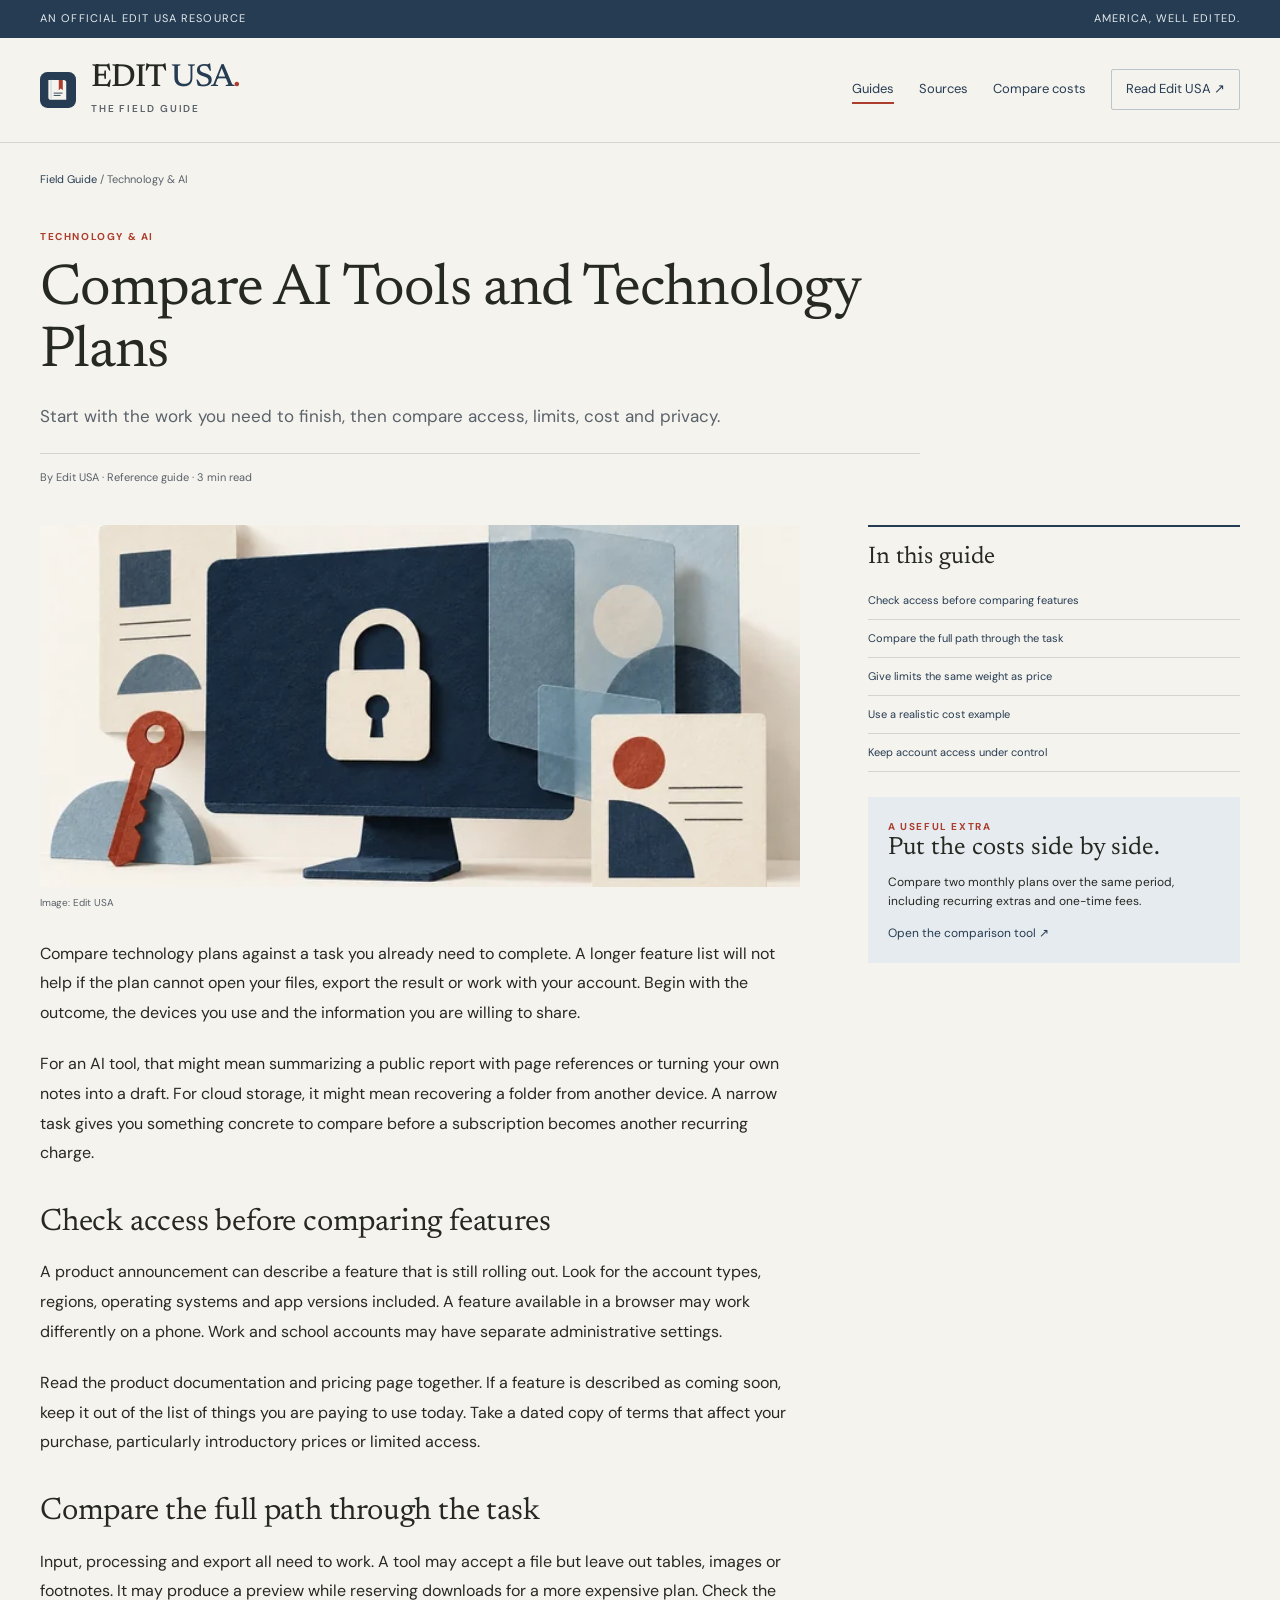
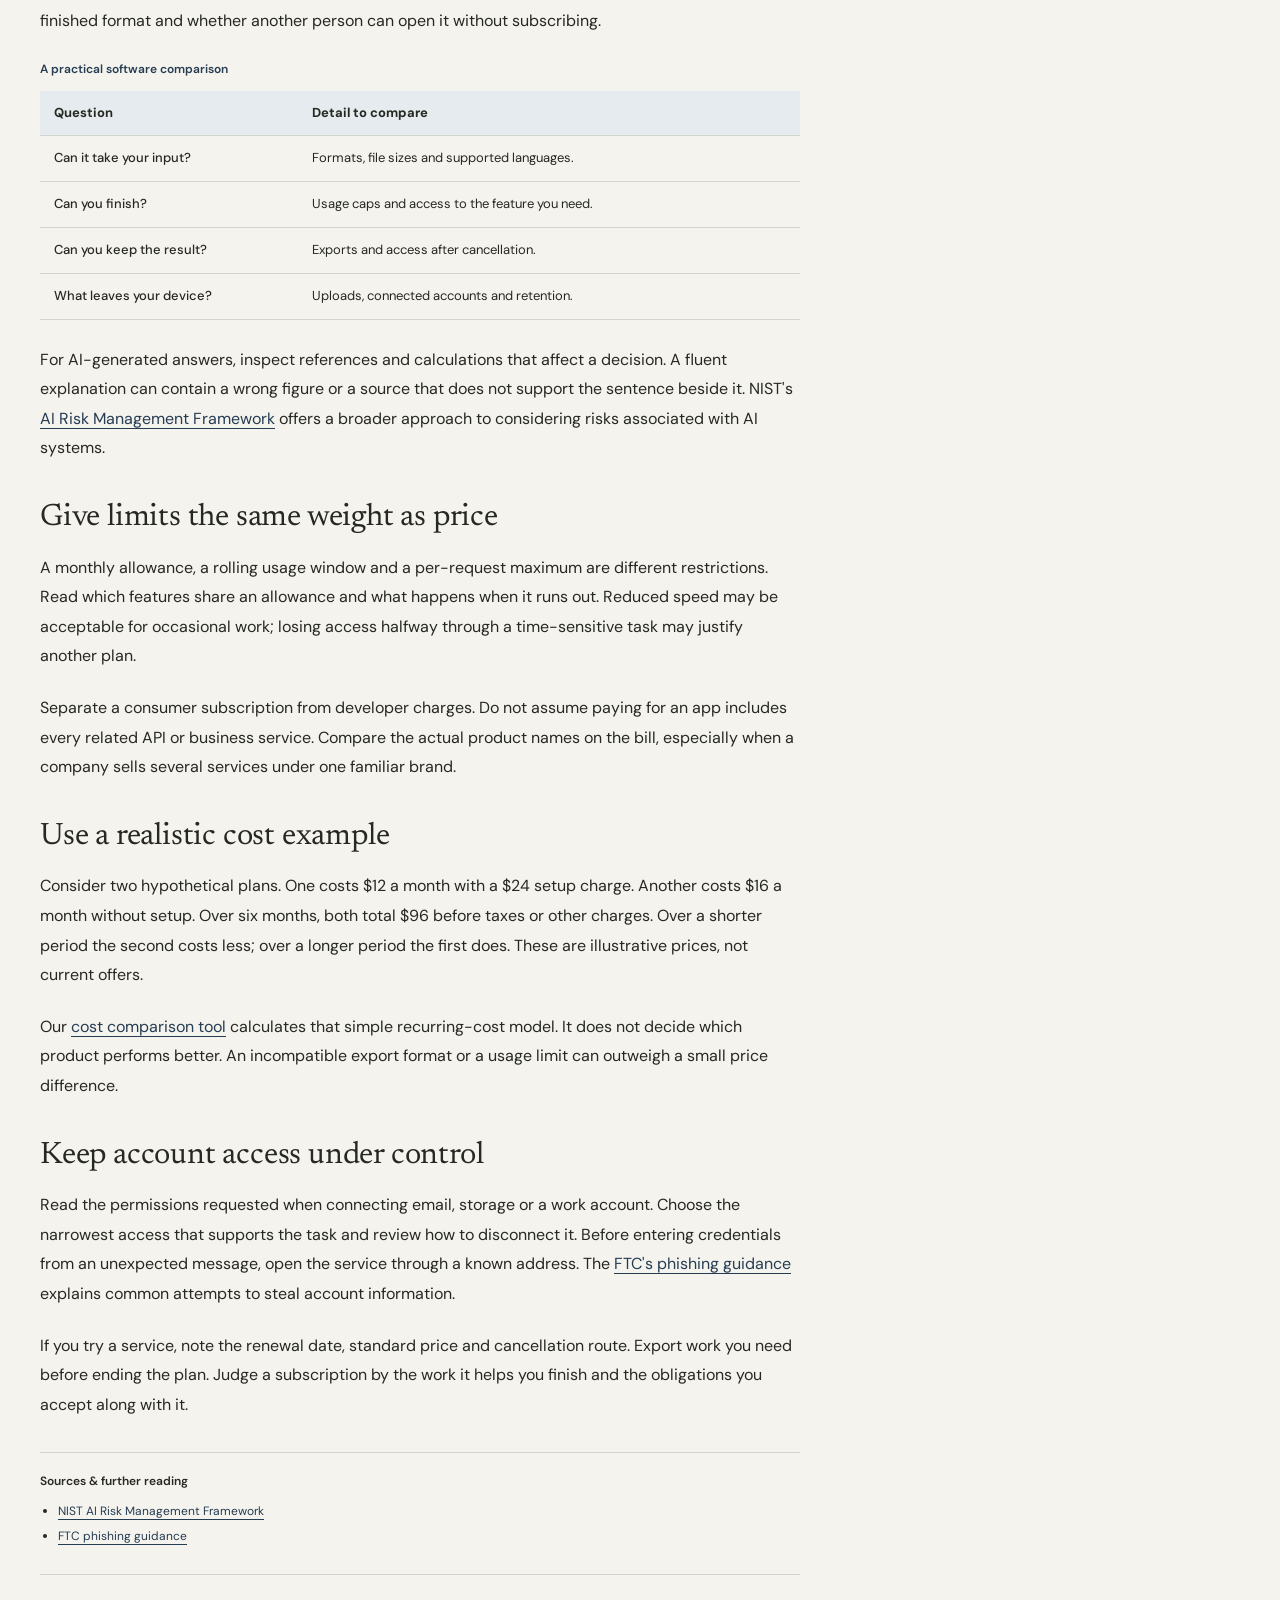
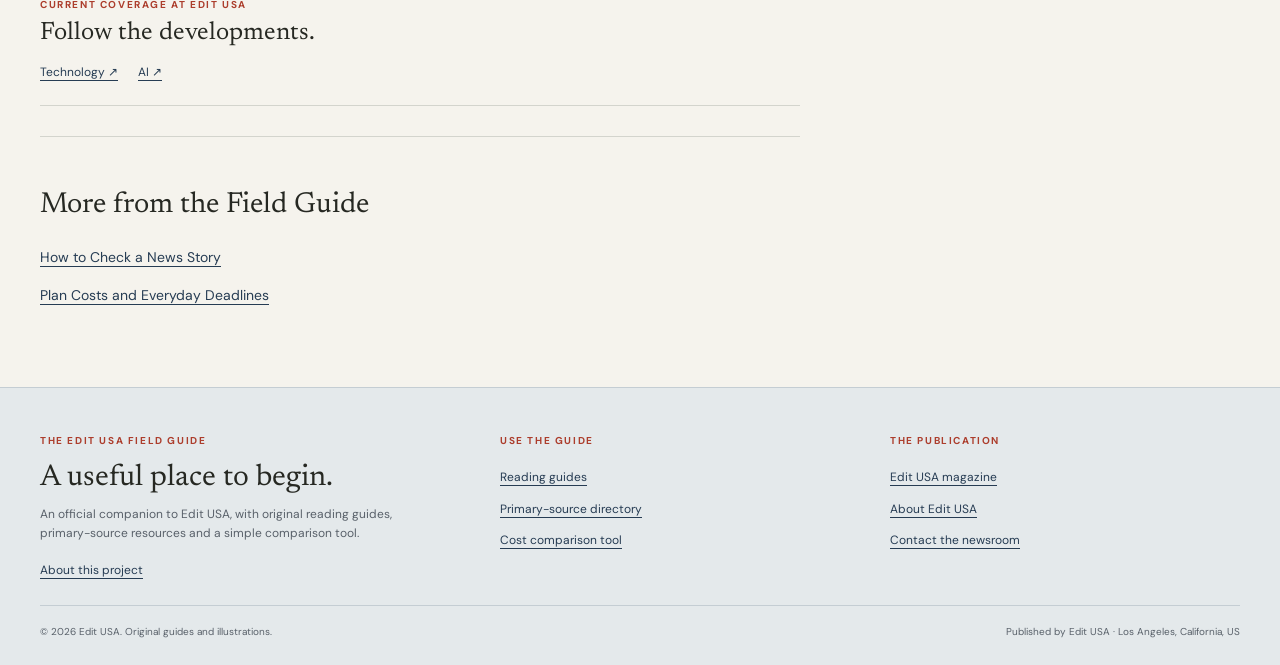
<file: compare-technology-and-ai.html>
<!doctype html>
<html lang="en-US"><head><meta charset="utf-8"><meta name="viewport" content="width=device-width,initial-scale=1"><title>Compare AI Tools and Technology Plans | Edit USA Field Guide</title><meta name="description" content="Compare AI and software plans by task, total cost, usage limits and privacy. Work through a clear example before choosing a subscription."><meta name="robots" content="index,follow,max-image-preview:large"><link rel="canonical" href="https://editusa.github.io/compare-technology-and-ai.html"><meta property="og:type" content="website"><meta property="og:locale" content="en_US"><meta property="og:site_name" content="Edit USA Field Guide"><meta property="og:title" content="Compare AI Tools and Technology Plans"><meta property="og:description" content="Compare AI and software plans by task, total cost, usage limits and privacy. Work through a clear example before choosing a subscription."><meta property="og:url" content="https://editusa.github.io/compare-technology-and-ai.html"><meta property="og:image" content="https://editusa.github.io/assets/images/technology-privacy.webp"><meta property="og:image:width" content="1536"><meta property="og:image:height" content="1024"><meta property="og:image:alt" content="Conceptual editorial illustration of a monitor, a padlock and layered paper panels."><meta name="twitter:card" content="summary_large_image"><meta name="twitter:title" content="Compare AI Tools and Technology Plans"><meta name="twitter:description" content="Compare AI and software plans by task, total cost, usage limits and privacy. Work through a clear example before choosing a subscription."><meta name="twitter:image" content="https://editusa.github.io/assets/images/technology-privacy.webp"><meta name="theme-color" content="#263c53"><link rel="icon" href="favicon.svg" type="image/svg+xml"><link rel="icon" href="favicon.ico" sizes="any"><link rel="icon" href="assets/icons/icon-48.png" sizes="48x48" type="image/png"><link rel="apple-touch-icon" href="assets/icons/icon-192.png"><link rel="manifest" href="site.webmanifest"><link rel="preload" as="font" href="assets/fonts/newsreader.woff2" type="font/woff2" crossorigin><link rel="stylesheet" href="assets/style.css"><script type="module" src="assets/site.js"></script><script type="application/ld+json">{"@context": "https://schema.org", "@graph": [{"@type": "Organization", "@id": "https://www.editusa.com/#organization", "name": "Edit USA", "url": "https://www.editusa.com/"}, {"@type": "WebSite", "@id": "https://editusa.github.io/#website", "url": "https://editusa.github.io/", "name": "Edit USA Field Guide", "description": "Original reading guides, primary-source resources and a cost comparison tool from Edit USA.", "publisher": {"@id": "https://www.editusa.com/#organization"}, "inLanguage": "en-US"}, {"@type": "WebPage", "@id": "https://editusa.github.io/compare-technology-and-ai.html#webpage", "url": "https://editusa.github.io/compare-technology-and-ai.html", "name": "Compare AI Tools and Technology Plans", "description": "Compare AI and software plans by task, total cost, usage limits and privacy. Work through a clear example before choosing a subscription.", "isPartOf": {"@id": "https://editusa.github.io/#website"}, "publisher": {"@id": "https://www.editusa.com/#organization"}, "inLanguage": "en-US", "primaryImageOfPage": {"@type": "ImageObject", "url": "https://editusa.github.io/assets/images/technology-privacy.webp", "width": 1536, "height": 1024}}, {"@type": "BreadcrumbList", "itemListElement": [{"@type": "ListItem", "position": 1, "name": "Field Guide", "item": "https://editusa.github.io/"}, {"@type": "ListItem", "position": 2, "name": "Compare AI Tools and Technology Plans", "item": "https://editusa.github.io/compare-technology-and-ai.html"}]}]}</script></head>
<body><a class="skip" href="#main">Skip to content</a><div class="utility"><div class="wrap"><span>An official Edit USA resource</span><span class="utility-extra">America, well edited.</span></div></div><header class="site-head"><div class="masthead wrap"><a class="brand" href="index.html" aria-label="Edit USA Field Guide home"><img class="brand-icon" src="favicon.svg" alt="" width="36" height="36"><span><span class="wordmark">EDIT <span class="usa">USA</span><span class="dot">.</span></span><span class="brand-sub">The Field Guide</span></span></a><nav class="top-nav" aria-label="Main navigation"><a href="index.html#guides" aria-current="page">Guides</a><a href="sources.html">Sources</a><a href="compare-costs.html">Compare costs</a><a href="https://www.editusa.com/" class="visit">Read Edit USA <span aria-hidden="true">↗</span></a></nav></div></header><main id="main"><div class="wrap"><nav class="breadcrumb" aria-label="Breadcrumb"><a href="index.html">Field Guide</a> / Technology &amp; AI</nav><header class="page-heading"><p class="eyebrow">Technology &amp; AI</p><h1>Compare AI Tools and Technology Plans</h1><p class="deck">Start with the work you need to finish, then compare access, limits, cost and privacy.</p><p class="byline">By Edit USA · Reference guide · 3 min read</p></header><div class="article-layout"><article><figure class="guide-image"><img class="" src="assets/images/technology-privacy.webp" srcset="assets/images/technology-privacy-640.webp 640w, assets/images/technology-privacy-960.webp 960w, assets/images/technology-privacy.webp 1536w" sizes="(max-width:760px) 100vw, 580px" width="1536" height="1024" alt="Conceptual editorial illustration of a monitor, a padlock and layered paper panels." fetchpriority=high decoding="async"><figcaption>Image: Edit USA</figcaption></figure><div class="prose"><p>Compare technology plans against a task you already need to complete. A longer feature list will not help if the plan cannot open your files, export the result or work with your account. Begin with the outcome, the devices you use and the information you are willing to share.</p>
<p>For an AI tool, that might mean summarizing a public report with page references or turning your own notes into a draft. For cloud storage, it might mean recovering a folder from another device. A narrow task gives you something concrete to compare before a subscription becomes another recurring charge.</p>
<h2 id="check-access-before-comparing-features">Check access before comparing features</h2>
<p>A product announcement can describe a feature that is still rolling out. Look for the account types, regions, operating systems and app versions included. A feature available in a browser may work differently on a phone. Work and school accounts may have separate administrative settings.</p>
<p>Read the product documentation and pricing page together. If a feature is described as coming soon, keep it out of the list of things you are paying to use today. Take a dated copy of terms that affect your purchase, particularly introductory prices or limited access.</p>
<h2 id="compare-the-full-path-through-the-task">Compare the full path through the task</h2>
<p>Input, processing and export all need to work. A tool may accept a file but leave out tables, images or footnotes. It may produce a preview while reserving downloads for a more expensive plan. Check the finished format and whether another person can open it without subscribing.</p>
<div class="table-wrap"><table><caption>A practical software comparison</caption><thead><tr><th scope="col">Question</th><th scope="col">Detail to compare</th></tr></thead><tbody><tr><th scope="row">Can it take your input?</th><td>Formats, file sizes and supported languages.</td></tr><tr><th scope="row">Can you finish?</th><td>Usage caps and access to the feature you need.</td></tr><tr><th scope="row">Can you keep the result?</th><td>Exports and access after cancellation.</td></tr><tr><th scope="row">What leaves your device?</th><td>Uploads, connected accounts and retention.</td></tr></tbody></table></div>
<p>For AI-generated answers, inspect references and calculations that affect a decision. A fluent explanation can contain a wrong figure or a source that does not support the sentence beside it. NIST's <a href="https://www.nist.gov/itl/ai-risk-management-framework">AI Risk Management Framework</a> offers a broader approach to considering risks associated with AI systems.</p>
<h2 id="give-limits-the-same-weight-as-price">Give limits the same weight as price</h2>
<p>A monthly allowance, a rolling usage window and a per-request maximum are different restrictions. Read which features share an allowance and what happens when it runs out. Reduced speed may be acceptable for occasional work; losing access halfway through a time-sensitive task may justify another plan.</p>
<p>Separate a consumer subscription from developer charges. Do not assume paying for an app includes every related API or business service. Compare the actual product names on the bill, especially when a company sells several services under one familiar brand.</p>
<h2 id="use-a-realistic-cost-example">Use a realistic cost example</h2>
<p>Consider two hypothetical plans. One costs $12 a month with a $24 setup charge. Another costs $16 a month without setup. Over six months, both total $96 before taxes or other charges. Over a shorter period the second costs less; over a longer period the first does. These are illustrative prices, not current offers.</p>
<p>Our <a href="compare-costs.html">cost comparison tool</a> calculates that simple recurring-cost model. It does not decide which product performs better. An incompatible export format or a usage limit can outweigh a small price difference.</p>
<h2 id="keep-account-access-under-control">Keep account access under control</h2>
<p>Read the permissions requested when connecting email, storage or a work account. Choose the narrowest access that supports the task and review how to disconnect it. Before entering credentials from an unexpected message, open the service through a known address. The <a href="https://consumer.ftc.gov/articles/how-recognize-avoid-phishing-scams">FTC's phishing guidance</a> explains common attempts to steal account information.</p>
<p>If you try a service, note the renewal date, standard price and cancellation route. Export work you need before ending the plan. Judge a subscription by the work it helps you finish and the obligations you accept along with it.</p>
</div><section class="source-notes"><h2>Sources & further reading</h2><ul><li><a href="https://www.nist.gov/itl/ai-risk-management-framework">NIST AI Risk Management Framework</a></li><li><a href="https://consumer.ftc.gov/articles/how-recognize-avoid-phishing-scams">FTC phishing guidance</a></li></ul></section><section class="related-coverage"><p class="eyebrow">Current coverage at Edit USA</p><h2>Follow the developments.</h2><a href="https://www.editusa.com/tech">Technology <span aria-hidden="true">↗</span></a><a href="https://www.editusa.com/ai">AI <span aria-hidden="true">↗</span></a></section><section class="next-guides"><h2>More from the Field Guide</h2><ul><li><a href="check-a-news-story.html">How to Check a News Story</a></li><li><a href="plan-costs-and-deadlines.html">Plan Costs and Everyday Deadlines</a></li></ul></section></article><aside class="guide-aside"><h2>In this guide</h2><ol><li><a href="#check-access-before-comparing-features">Check access before comparing features</a></li><li><a href="#compare-the-full-path-through-the-task">Compare the full path through the task</a></li><li><a href="#give-limits-the-same-weight-as-price">Give limits the same weight as price</a></li><li><a href="#use-a-realistic-cost-example">Use a realistic cost example</a></li><li><a href="#keep-account-access-under-control">Keep account access under control</a></li></ol><div class="aside-tool"><span class="eyebrow">A useful extra</span><h3>Put the costs side by side.</h3><p>Compare two monthly plans over the same period, including recurring extras and one-time fees.</p><a href="compare-costs.html">Open the comparison tool ↗</a></div></aside></div></div></main>
<footer class="footer"><div class="wrap"><div class="footer-top"><div><span class="eyebrow">The Edit USA Field Guide</span><h2>A useful place to begin.</h2><p>An official companion to Edit USA, with original reading guides, primary-source resources and a simple comparison tool.</p><a href="about.html">About this project</a></div><div><span class="eyebrow">Use the guide</span><ul><li><a href="index.html#guides">Reading guides</a></li><li><a href="sources.html">Primary-source directory</a></li><li><a href="compare-costs.html">Cost comparison tool</a></li></ul></div><div><span class="eyebrow">The publication</span><ul><li><a href="https://www.editusa.com/">Edit USA magazine</a></li><li><a href="https://www.editusa.com/about">About Edit USA</a></li><li><a href="https://www.editusa.com/contact">Contact the newsroom</a></li></ul></div></div><div class="footer-bottom"><span>© 2026 Edit USA. Original guides and illustrations.</span><span>Published by Edit USA · Los Angeles, California, US</span></div></div></footer></body></html>
</file>
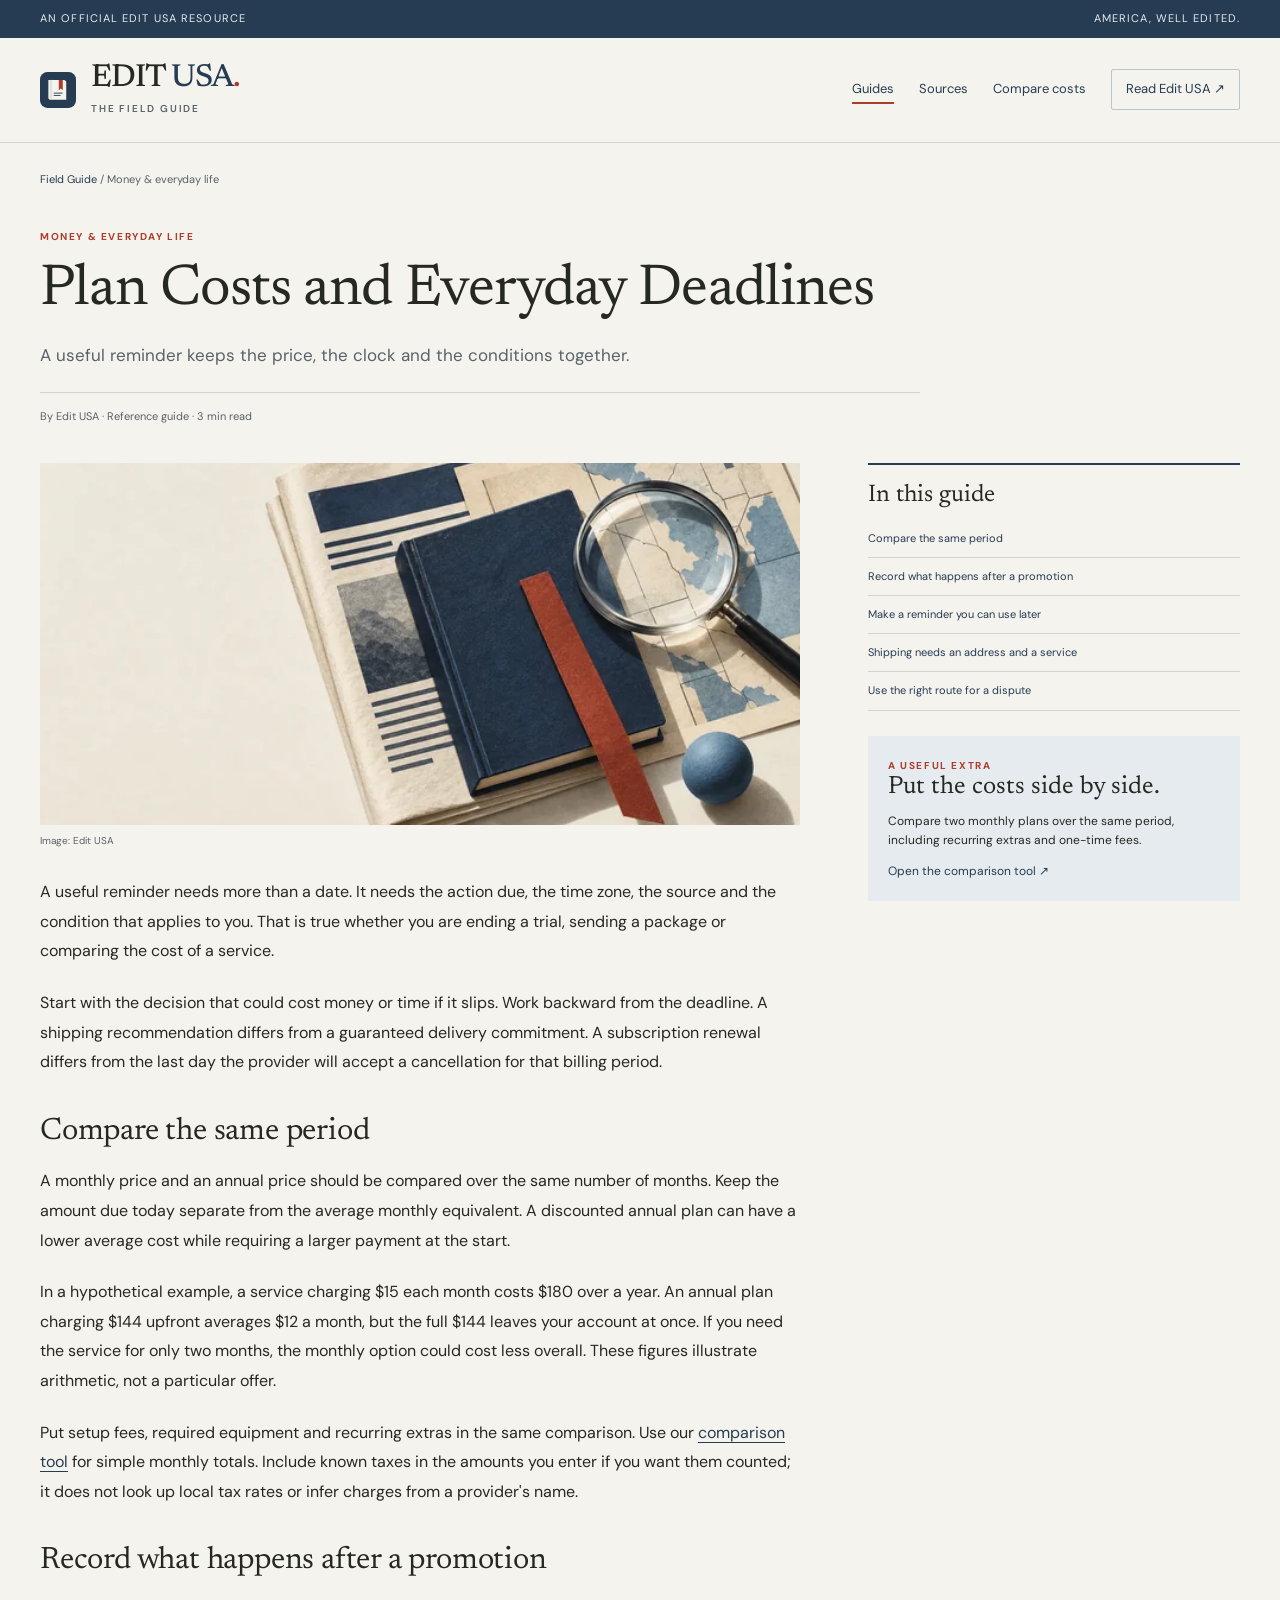
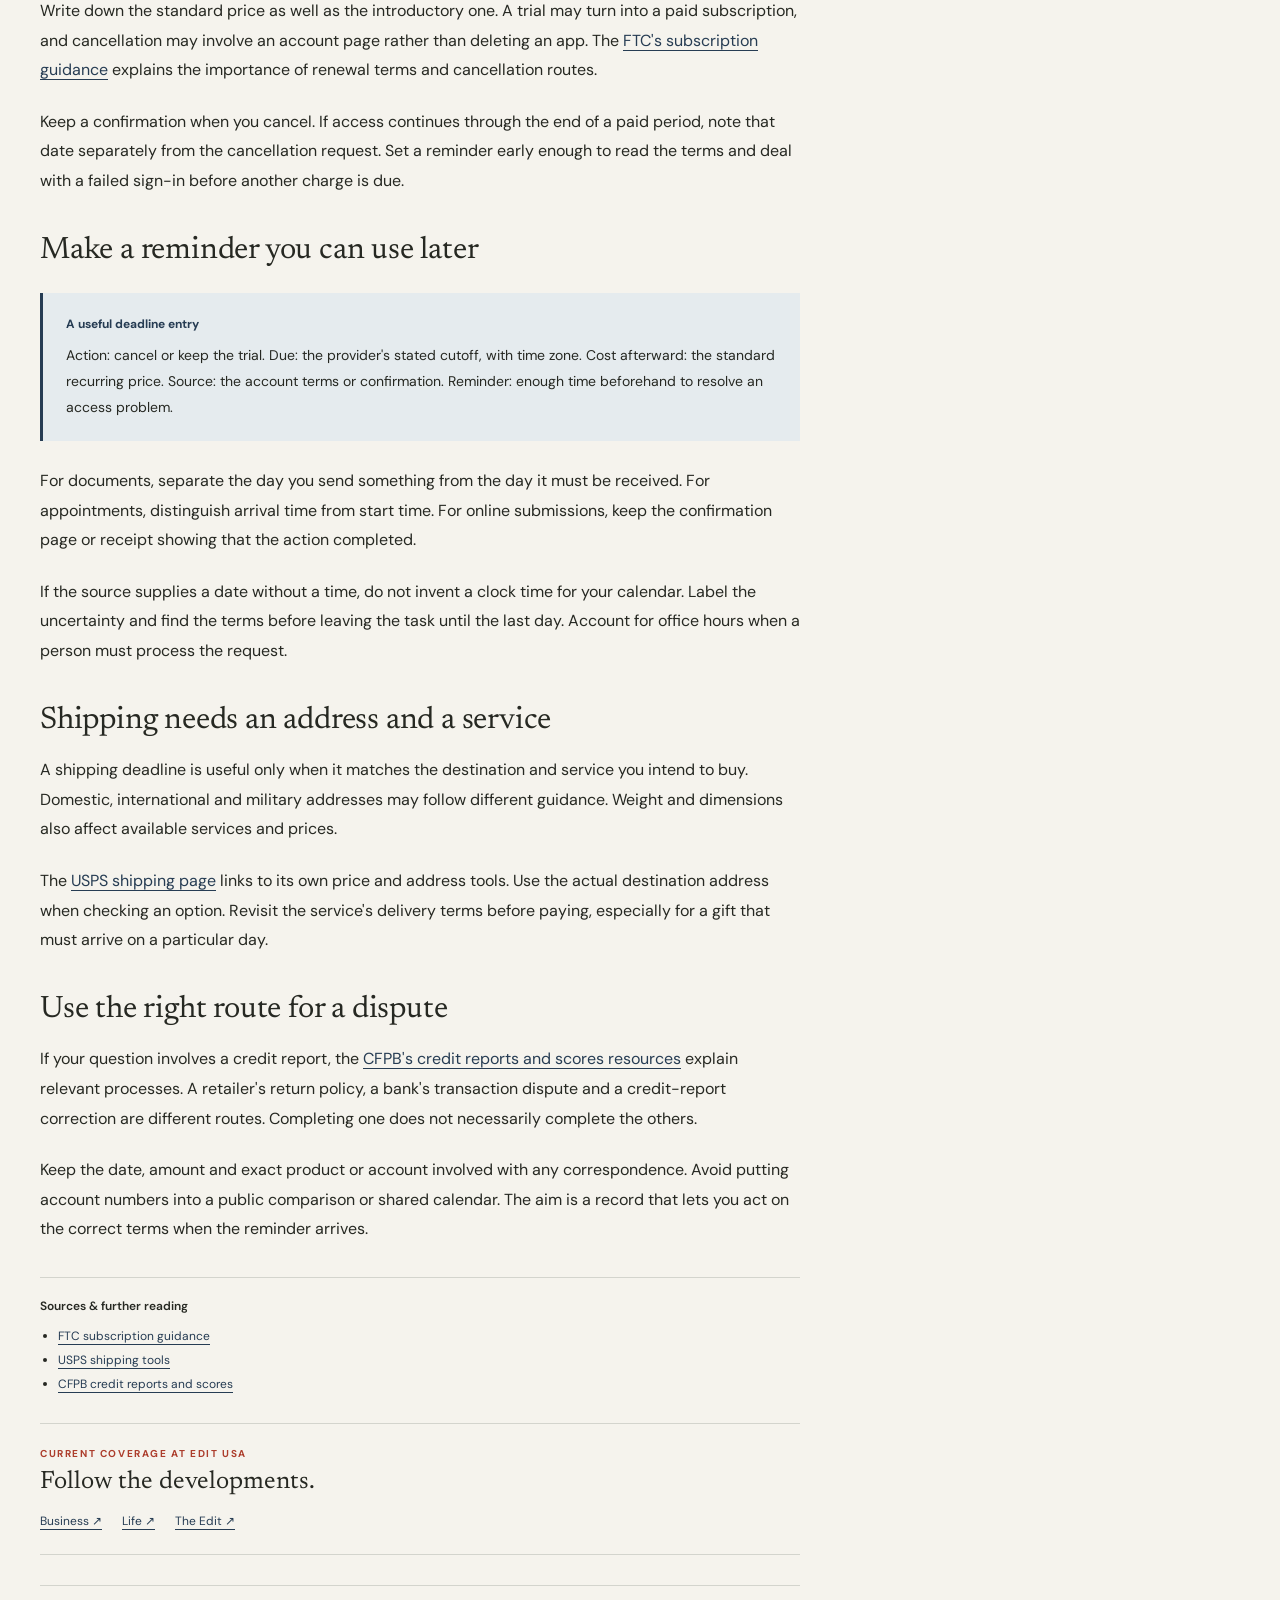
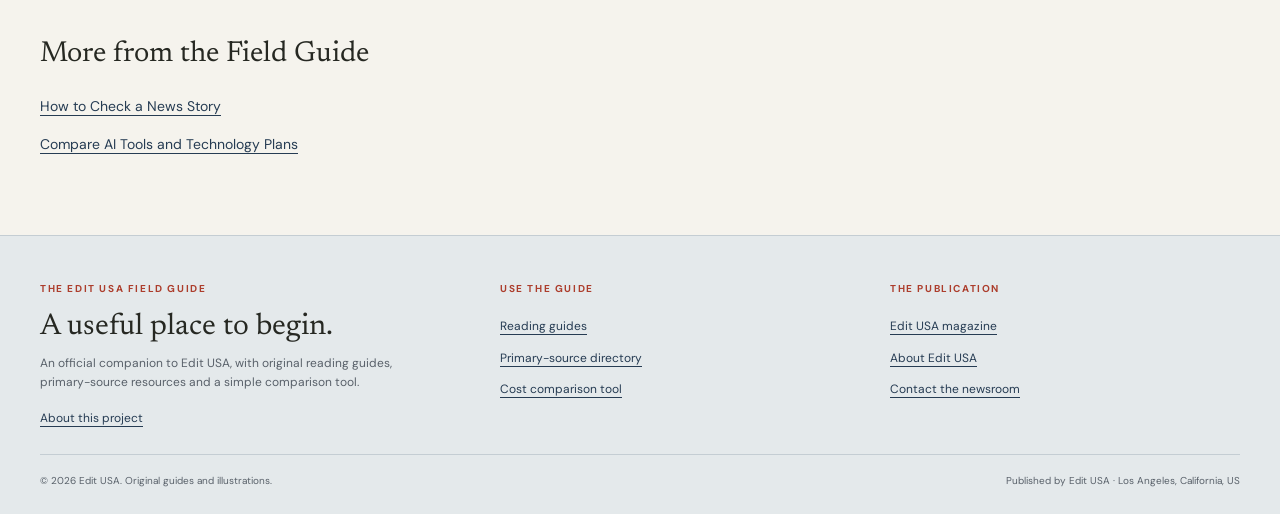
<file: plan-costs-and-deadlines.html>
<!doctype html>
<html lang="en-US"><head><meta charset="utf-8"><meta name="viewport" content="width=device-width,initial-scale=1"><title>Plan Costs and Everyday Deadlines | Edit USA Field Guide</title><meta name="description" content="Organize renewal dates, shipping cutoffs and recurring costs. Compare the same period and keep the price, time zone and conditions together."><meta name="robots" content="index,follow,max-image-preview:large"><link rel="canonical" href="https://editusa.github.io/plan-costs-and-deadlines.html"><meta property="og:type" content="website"><meta property="og:locale" content="en_US"><meta property="og:site_name" content="Edit USA Field Guide"><meta property="og:title" content="Plan Costs and Everyday Deadlines"><meta property="og:description" content="Organize renewal dates, shipping cutoffs and recurring costs. Compare the same period and keep the price, time zone and conditions together."><meta property="og:url" content="https://editusa.github.io/plan-costs-and-deadlines.html"><meta property="og:image" content="https://editusa.github.io/assets/images/editorial-desk.webp"><meta property="og:image:width" content="1536"><meta property="og:image:height" content="1024"><meta property="og:image:alt" content="Editorial illustration of a navy notebook, a magnifier and unlabelled papers on a cream surface."><meta name="twitter:card" content="summary_large_image"><meta name="twitter:title" content="Plan Costs and Everyday Deadlines"><meta name="twitter:description" content="Organize renewal dates, shipping cutoffs and recurring costs. Compare the same period and keep the price, time zone and conditions together."><meta name="twitter:image" content="https://editusa.github.io/assets/images/editorial-desk.webp"><meta name="theme-color" content="#263c53"><link rel="icon" href="favicon.svg" type="image/svg+xml"><link rel="icon" href="favicon.ico" sizes="any"><link rel="icon" href="assets/icons/icon-48.png" sizes="48x48" type="image/png"><link rel="apple-touch-icon" href="assets/icons/icon-192.png"><link rel="manifest" href="site.webmanifest"><link rel="preload" as="font" href="assets/fonts/newsreader.woff2" type="font/woff2" crossorigin><link rel="stylesheet" href="assets/style.css"><script type="module" src="assets/site.js"></script><script type="application/ld+json">{"@context": "https://schema.org", "@graph": [{"@type": "Organization", "@id": "https://www.editusa.com/#organization", "name": "Edit USA", "url": "https://www.editusa.com/"}, {"@type": "WebSite", "@id": "https://editusa.github.io/#website", "url": "https://editusa.github.io/", "name": "Edit USA Field Guide", "description": "Original reading guides, primary-source resources and a cost comparison tool from Edit USA.", "publisher": {"@id": "https://www.editusa.com/#organization"}, "inLanguage": "en-US"}, {"@type": "WebPage", "@id": "https://editusa.github.io/plan-costs-and-deadlines.html#webpage", "url": "https://editusa.github.io/plan-costs-and-deadlines.html", "name": "Plan Costs and Everyday Deadlines", "description": "Organize renewal dates, shipping cutoffs and recurring costs. Compare the same period and keep the price, time zone and conditions together.", "isPartOf": {"@id": "https://editusa.github.io/#website"}, "publisher": {"@id": "https://www.editusa.com/#organization"}, "inLanguage": "en-US", "primaryImageOfPage": {"@type": "ImageObject", "url": "https://editusa.github.io/assets/images/editorial-desk.webp", "width": 1536, "height": 1024}}, {"@type": "BreadcrumbList", "itemListElement": [{"@type": "ListItem", "position": 1, "name": "Field Guide", "item": "https://editusa.github.io/"}, {"@type": "ListItem", "position": 2, "name": "Plan Costs and Everyday Deadlines", "item": "https://editusa.github.io/plan-costs-and-deadlines.html"}]}]}</script></head>
<body><a class="skip" href="#main">Skip to content</a><div class="utility"><div class="wrap"><span>An official Edit USA resource</span><span class="utility-extra">America, well edited.</span></div></div><header class="site-head"><div class="masthead wrap"><a class="brand" href="index.html" aria-label="Edit USA Field Guide home"><img class="brand-icon" src="favicon.svg" alt="" width="36" height="36"><span><span class="wordmark">EDIT <span class="usa">USA</span><span class="dot">.</span></span><span class="brand-sub">The Field Guide</span></span></a><nav class="top-nav" aria-label="Main navigation"><a href="index.html#guides" aria-current="page">Guides</a><a href="sources.html">Sources</a><a href="compare-costs.html">Compare costs</a><a href="https://www.editusa.com/" class="visit">Read Edit USA <span aria-hidden="true">↗</span></a></nav></div></header><main id="main"><div class="wrap"><nav class="breadcrumb" aria-label="Breadcrumb"><a href="index.html">Field Guide</a> / Money &amp; everyday life</nav><header class="page-heading"><p class="eyebrow">Money &amp; everyday life</p><h1>Plan Costs and Everyday Deadlines</h1><p class="deck">A useful reminder keeps the price, the clock and the conditions together.</p><p class="byline">By Edit USA · Reference guide · 3 min read</p></header><div class="article-layout"><article><figure class="guide-image"><img class="" src="assets/images/editorial-desk.webp" srcset="assets/images/editorial-desk-640.webp 640w, assets/images/editorial-desk-960.webp 960w, assets/images/editorial-desk.webp 1536w" sizes="(max-width:760px) 100vw, 580px" width="1536" height="1024" alt="Editorial illustration of a navy notebook, a magnifier and unlabelled papers on a cream surface." fetchpriority=high decoding="async"><figcaption>Image: Edit USA</figcaption></figure><div class="prose"><p>A useful reminder needs more than a date. It needs the action due, the time zone, the source and the condition that applies to you. That is true whether you are ending a trial, sending a package or comparing the cost of a service.</p>
<p>Start with the decision that could cost money or time if it slips. Work backward from the deadline. A shipping recommendation differs from a guaranteed delivery commitment. A subscription renewal differs from the last day the provider will accept a cancellation for that billing period.</p>
<h2 id="compare-the-same-period">Compare the same period</h2>
<p>A monthly price and an annual price should be compared over the same number of months. Keep the amount due today separate from the average monthly equivalent. A discounted annual plan can have a lower average cost while requiring a larger payment at the start.</p>
<p>In a hypothetical example, a service charging $15 each month costs $180 over a year. An annual plan charging $144 upfront averages $12 a month, but the full $144 leaves your account at once. If you need the service for only two months, the monthly option could cost less overall. These figures illustrate arithmetic, not a particular offer.</p>
<p>Put setup fees, required equipment and recurring extras in the same comparison. Use our <a href="compare-costs.html">comparison tool</a> for simple monthly totals. Include known taxes in the amounts you enter if you want them counted; it does not look up local tax rates or infer charges from a provider's name.</p>
<h2 id="record-what-happens-after-a-promotion">Record what happens after a promotion</h2>
<p>Write down the standard price as well as the introductory one. A trial may turn into a paid subscription, and cancellation may involve an account page rather than deleting an app. The <a href="https://consumer.ftc.gov/articles/getting-and-out-free-trials-auto-renewals-and-negative-option-subscriptions">FTC's subscription guidance</a> explains the importance of renewal terms and cancellation routes.</p>
<p>Keep a confirmation when you cancel. If access continues through the end of a paid period, note that date separately from the cancellation request. Set a reminder early enough to read the terms and deal with a failed sign-in before another charge is due.</p>
<h2 id="make-a-reminder-you-can-use-later">Make a reminder you can use later</h2>
<aside class="note"><strong>A useful deadline entry</strong><p>Action: cancel or keep the trial. Due: the provider's stated cutoff, with time zone. Cost afterward: the standard recurring price. Source: the account terms or confirmation. Reminder: enough time beforehand to resolve an access problem.</p></aside>
<p>For documents, separate the day you send something from the day it must be received. For appointments, distinguish arrival time from start time. For online submissions, keep the confirmation page or receipt showing that the action completed.</p>
<p>If the source supplies a date without a time, do not invent a clock time for your calendar. Label the uncertainty and find the terms before leaving the task until the last day. Account for office hours when a person must process the request.</p>
<h2 id="shipping-needs-an-address-and-a-service">Shipping needs an address and a service</h2>
<p>A shipping deadline is useful only when it matches the destination and service you intend to buy. Domestic, international and military addresses may follow different guidance. Weight and dimensions also affect available services and prices.</p>
<p>The <a href="https://www.usps.com/ship/">USPS shipping page</a> links to its own price and address tools. Use the actual destination address when checking an option. Revisit the service's delivery terms before paying, especially for a gift that must arrive on a particular day.</p>
<h2 id="use-the-right-route-for-a-dispute">Use the right route for a dispute</h2>
<p>If your question involves a credit report, the <a href="https://www.consumerfinance.gov/consumer-tools/credit-reports-and-scores/">CFPB's credit reports and scores resources</a> explain relevant processes. A retailer's return policy, a bank's transaction dispute and a credit-report correction are different routes. Completing one does not necessarily complete the others.</p>
<p>Keep the date, amount and exact product or account involved with any correspondence. Avoid putting account numbers into a public comparison or shared calendar. The aim is a record that lets you act on the correct terms when the reminder arrives.</p>
</div><section class="source-notes"><h2>Sources & further reading</h2><ul><li><a href="https://consumer.ftc.gov/articles/getting-and-out-free-trials-auto-renewals-and-negative-option-subscriptions">FTC subscription guidance</a></li><li><a href="https://www.usps.com/ship/">USPS shipping tools</a></li><li><a href="https://www.consumerfinance.gov/consumer-tools/credit-reports-and-scores/">CFPB credit reports and scores</a></li></ul></section><section class="related-coverage"><p class="eyebrow">Current coverage at Edit USA</p><h2>Follow the developments.</h2><a href="https://www.editusa.com/business">Business <span aria-hidden="true">↗</span></a><a href="https://www.editusa.com/life">Life <span aria-hidden="true">↗</span></a><a href="https://www.editusa.com/the-edit">The Edit <span aria-hidden="true">↗</span></a></section><section class="next-guides"><h2>More from the Field Guide</h2><ul><li><a href="check-a-news-story.html">How to Check a News Story</a></li><li><a href="compare-technology-and-ai.html">Compare AI Tools and Technology Plans</a></li></ul></section></article><aside class="guide-aside"><h2>In this guide</h2><ol><li><a href="#compare-the-same-period">Compare the same period</a></li><li><a href="#record-what-happens-after-a-promotion">Record what happens after a promotion</a></li><li><a href="#make-a-reminder-you-can-use-later">Make a reminder you can use later</a></li><li><a href="#shipping-needs-an-address-and-a-service">Shipping needs an address and a service</a></li><li><a href="#use-the-right-route-for-a-dispute">Use the right route for a dispute</a></li></ol><div class="aside-tool"><span class="eyebrow">A useful extra</span><h3>Put the costs side by side.</h3><p>Compare two monthly plans over the same period, including recurring extras and one-time fees.</p><a href="compare-costs.html">Open the comparison tool ↗</a></div></aside></div></div></main>
<footer class="footer"><div class="wrap"><div class="footer-top"><div><span class="eyebrow">The Edit USA Field Guide</span><h2>A useful place to begin.</h2><p>An official companion to Edit USA, with original reading guides, primary-source resources and a simple comparison tool.</p><a href="about.html">About this project</a></div><div><span class="eyebrow">Use the guide</span><ul><li><a href="index.html#guides">Reading guides</a></li><li><a href="sources.html">Primary-source directory</a></li><li><a href="compare-costs.html">Cost comparison tool</a></li></ul></div><div><span class="eyebrow">The publication</span><ul><li><a href="https://www.editusa.com/">Edit USA magazine</a></li><li><a href="https://www.editusa.com/about">About Edit USA</a></li><li><a href="https://www.editusa.com/contact">Contact the newsroom</a></li></ul></div></div><div class="footer-bottom"><span>© 2026 Edit USA. Original guides and illustrations.</span><span>Published by Edit USA · Los Angeles, California, US</span></div></div></footer></body></html>
</file>
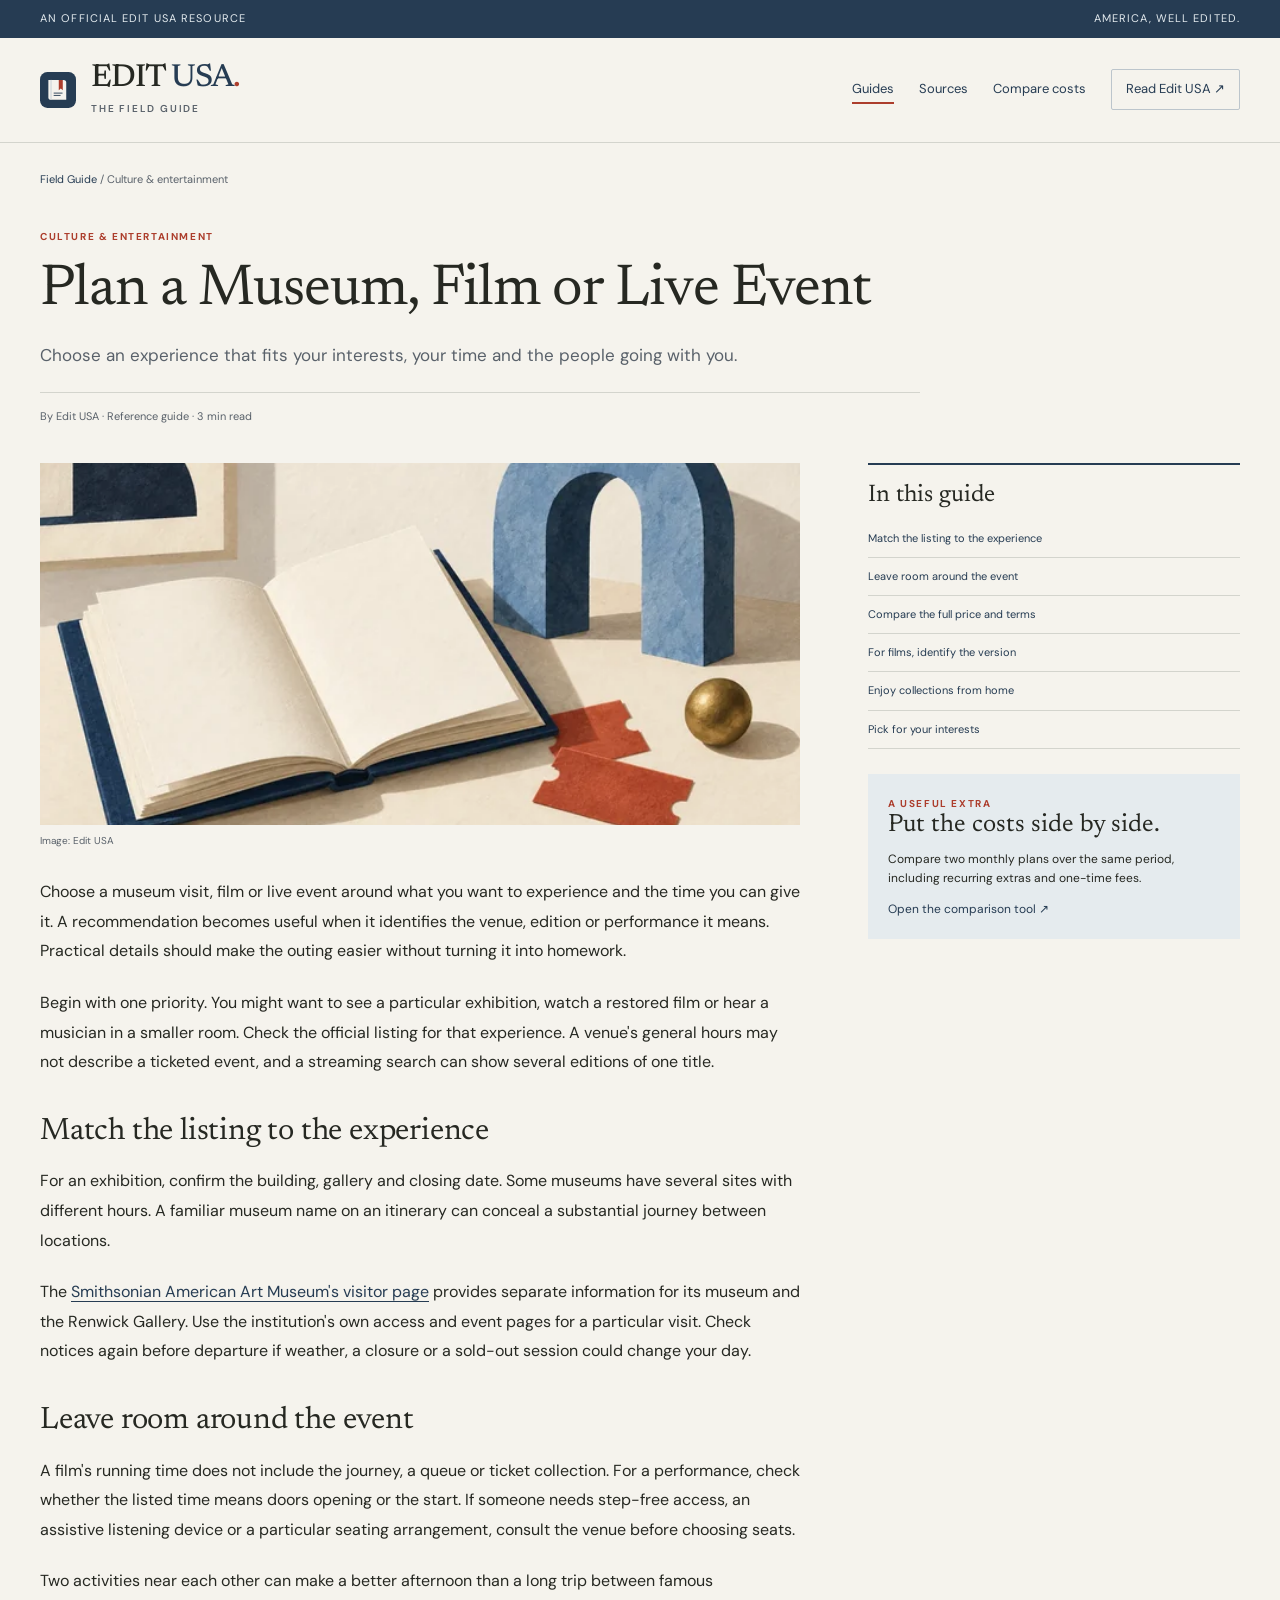
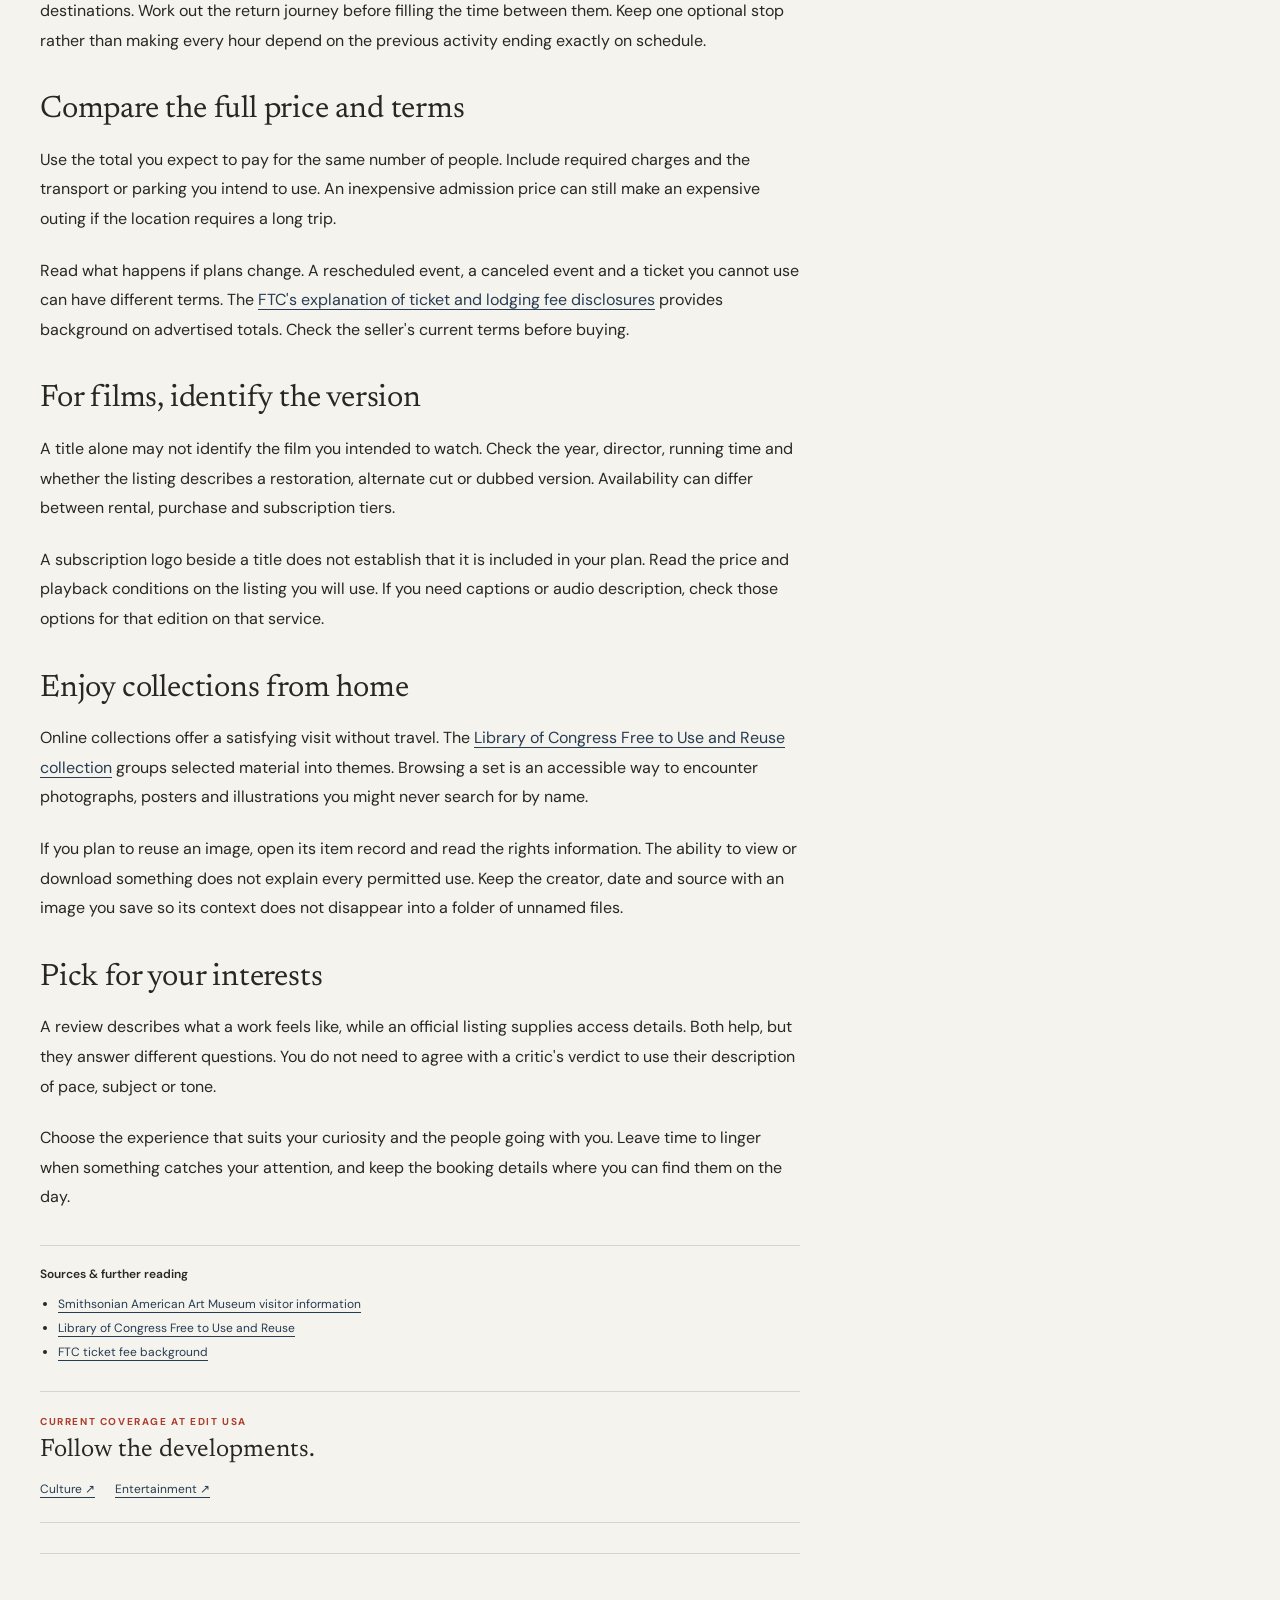
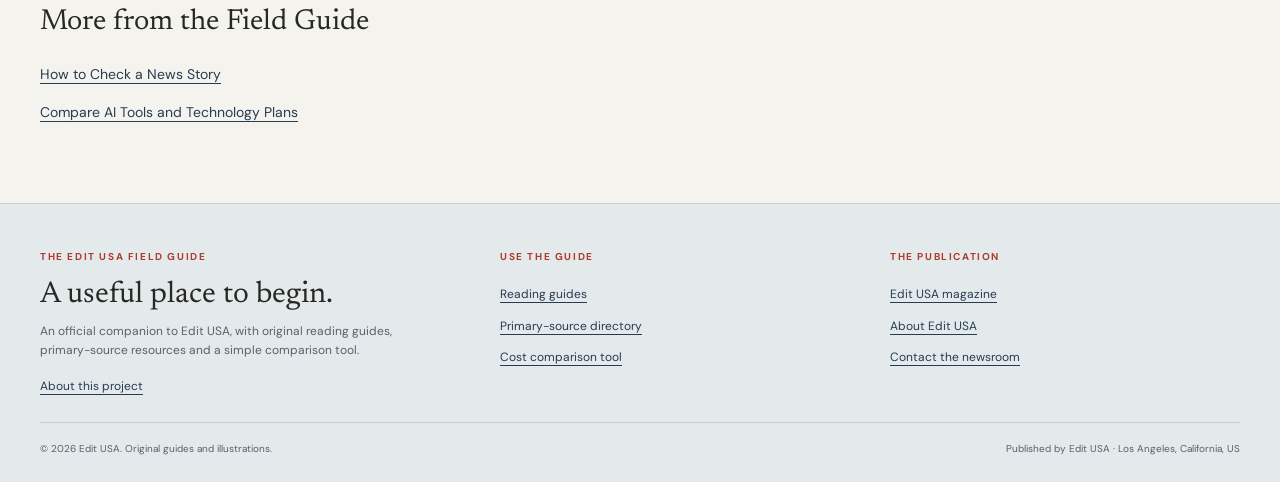
<file: plan-culture-and-entertainment.html>
<!doctype html>
<html lang="en-US"><head><meta charset="utf-8"><meta name="viewport" content="width=device-width,initial-scale=1"><title>Plan a Museum, Film or Live Event | Edit USA Field Guide</title><meta name="description" content="Plan museum visits, films and live events around access, editions, running times and total cost. Find useful official visitor and collection resources."><meta name="robots" content="index,follow,max-image-preview:large"><link rel="canonical" href="https://editusa.github.io/plan-culture-and-entertainment.html"><meta property="og:type" content="website"><meta property="og:locale" content="en_US"><meta property="og:site_name" content="Edit USA Field Guide"><meta property="og:title" content="Plan a Museum, Film or Live Event"><meta property="og:description" content="Plan museum visits, films and live events around access, editions, running times and total cost. Find useful official visitor and collection resources."><meta property="og:url" content="https://editusa.github.io/plan-culture-and-entertainment.html"><meta property="og:image" content="https://editusa.github.io/assets/images/culture-and-events.webp"><meta property="og:image:width" content="1536"><meta property="og:image:height" content="1024"><meta property="og:image:alt" content="Editorial illustration of an open book, blank tickets and a gallery arch."><meta name="twitter:card" content="summary_large_image"><meta name="twitter:title" content="Plan a Museum, Film or Live Event"><meta name="twitter:description" content="Plan museum visits, films and live events around access, editions, running times and total cost. Find useful official visitor and collection resources."><meta name="twitter:image" content="https://editusa.github.io/assets/images/culture-and-events.webp"><meta name="theme-color" content="#263c53"><link rel="icon" href="favicon.svg" type="image/svg+xml"><link rel="icon" href="favicon.ico" sizes="any"><link rel="icon" href="assets/icons/icon-48.png" sizes="48x48" type="image/png"><link rel="apple-touch-icon" href="assets/icons/icon-192.png"><link rel="manifest" href="site.webmanifest"><link rel="preload" as="font" href="assets/fonts/newsreader.woff2" type="font/woff2" crossorigin><link rel="stylesheet" href="assets/style.css"><script type="module" src="assets/site.js"></script><script type="application/ld+json">{"@context": "https://schema.org", "@graph": [{"@type": "Organization", "@id": "https://www.editusa.com/#organization", "name": "Edit USA", "url": "https://www.editusa.com/"}, {"@type": "WebSite", "@id": "https://editusa.github.io/#website", "url": "https://editusa.github.io/", "name": "Edit USA Field Guide", "description": "Original reading guides, primary-source resources and a cost comparison tool from Edit USA.", "publisher": {"@id": "https://www.editusa.com/#organization"}, "inLanguage": "en-US"}, {"@type": "WebPage", "@id": "https://editusa.github.io/plan-culture-and-entertainment.html#webpage", "url": "https://editusa.github.io/plan-culture-and-entertainment.html", "name": "Plan a Museum, Film or Live Event", "description": "Plan museum visits, films and live events around access, editions, running times and total cost. Find useful official visitor and collection resources.", "isPartOf": {"@id": "https://editusa.github.io/#website"}, "publisher": {"@id": "https://www.editusa.com/#organization"}, "inLanguage": "en-US", "primaryImageOfPage": {"@type": "ImageObject", "url": "https://editusa.github.io/assets/images/culture-and-events.webp", "width": 1536, "height": 1024}}, {"@type": "BreadcrumbList", "itemListElement": [{"@type": "ListItem", "position": 1, "name": "Field Guide", "item": "https://editusa.github.io/"}, {"@type": "ListItem", "position": 2, "name": "Plan a Museum, Film or Live Event", "item": "https://editusa.github.io/plan-culture-and-entertainment.html"}]}]}</script></head>
<body><a class="skip" href="#main">Skip to content</a><div class="utility"><div class="wrap"><span>An official Edit USA resource</span><span class="utility-extra">America, well edited.</span></div></div><header class="site-head"><div class="masthead wrap"><a class="brand" href="index.html" aria-label="Edit USA Field Guide home"><img class="brand-icon" src="favicon.svg" alt="" width="36" height="36"><span><span class="wordmark">EDIT <span class="usa">USA</span><span class="dot">.</span></span><span class="brand-sub">The Field Guide</span></span></a><nav class="top-nav" aria-label="Main navigation"><a href="index.html#guides" aria-current="page">Guides</a><a href="sources.html">Sources</a><a href="compare-costs.html">Compare costs</a><a href="https://www.editusa.com/" class="visit">Read Edit USA <span aria-hidden="true">↗</span></a></nav></div></header><main id="main"><div class="wrap"><nav class="breadcrumb" aria-label="Breadcrumb"><a href="index.html">Field Guide</a> / Culture &amp; entertainment</nav><header class="page-heading"><p class="eyebrow">Culture &amp; entertainment</p><h1>Plan a Museum, Film or Live Event</h1><p class="deck">Choose an experience that fits your interests, your time and the people going with you.</p><p class="byline">By Edit USA · Reference guide · 3 min read</p></header><div class="article-layout"><article><figure class="guide-image"><img class="" src="assets/images/culture-and-events.webp" srcset="assets/images/culture-and-events-640.webp 640w, assets/images/culture-and-events-960.webp 960w, assets/images/culture-and-events.webp 1536w" sizes="(max-width:760px) 100vw, 580px" width="1536" height="1024" alt="Editorial illustration of an open book, blank tickets and a gallery arch." fetchpriority=high decoding="async"><figcaption>Image: Edit USA</figcaption></figure><div class="prose"><p>Choose a museum visit, film or live event around what you want to experience and the time you can give it. A recommendation becomes useful when it identifies the venue, edition or performance it means. Practical details should make the outing easier without turning it into homework.</p>
<p>Begin with one priority. You might want to see a particular exhibition, watch a restored film or hear a musician in a smaller room. Check the official listing for that experience. A venue's general hours may not describe a ticketed event, and a streaming search can show several editions of one title.</p>
<h2 id="match-the-listing-to-the-experience">Match the listing to the experience</h2>
<p>For an exhibition, confirm the building, gallery and closing date. Some museums have several sites with different hours. A familiar museum name on an itinerary can conceal a substantial journey between locations.</p>
<p>The <a href="https://americanart.si.edu/visit">Smithsonian American Art Museum's visitor page</a> provides separate information for its museum and the Renwick Gallery. Use the institution's own access and event pages for a particular visit. Check notices again before departure if weather, a closure or a sold-out session could change your day.</p>
<h2 id="leave-room-around-the-event">Leave room around the event</h2>
<p>A film's running time does not include the journey, a queue or ticket collection. For a performance, check whether the listed time means doors opening or the start. If someone needs step-free access, an assistive listening device or a particular seating arrangement, consult the venue before choosing seats.</p>
<p>Two activities near each other can make a better afternoon than a long trip between famous destinations. Work out the return journey before filling the time between them. Keep one optional stop rather than making every hour depend on the previous activity ending exactly on schedule.</p>
<h2 id="compare-the-full-price-and-terms">Compare the full price and terms</h2>
<p>Use the total you expect to pay for the same number of people. Include required charges and the transport or parking you intend to use. An inexpensive admission price can still make an expensive outing if the location requires a long trip.</p>
<p>Read what happens if plans change. A rescheduled event, a canceled event and a ticket you cannot use can have different terms. The <a href="https://www.ftc.gov/news-events/news/press-releases/2024/12/federal-trade-commission-announces-bipartisan-rule-banning-junk-ticket-hotel-fees">FTC's explanation of ticket and lodging fee disclosures</a> provides background on advertised totals. Check the seller's current terms before buying.</p>
<h2 id="for-films-identify-the-version">For films, identify the version</h2>
<p>A title alone may not identify the film you intended to watch. Check the year, director, running time and whether the listing describes a restoration, alternate cut or dubbed version. Availability can differ between rental, purchase and subscription tiers.</p>
<p>A subscription logo beside a title does not establish that it is included in your plan. Read the price and playback conditions on the listing you will use. If you need captions or audio description, check those options for that edition on that service.</p>
<h2 id="enjoy-collections-from-home">Enjoy collections from home</h2>
<p>Online collections offer a satisfying visit without travel. The <a href="https://www.loc.gov/free-to-use/">Library of Congress Free to Use and Reuse collection</a> groups selected material into themes. Browsing a set is an accessible way to encounter photographs, posters and illustrations you might never search for by name.</p>
<p>If you plan to reuse an image, open its item record and read the rights information. The ability to view or download something does not explain every permitted use. Keep the creator, date and source with an image you save so its context does not disappear into a folder of unnamed files.</p>
<h2 id="pick-for-your-interests">Pick for your interests</h2>
<p>A review describes what a work feels like, while an official listing supplies access details. Both help, but they answer different questions. You do not need to agree with a critic's verdict to use their description of pace, subject or tone.</p>
<p>Choose the experience that suits your curiosity and the people going with you. Leave time to linger when something catches your attention, and keep the booking details where you can find them on the day.</p>
</div><section class="source-notes"><h2>Sources & further reading</h2><ul><li><a href="https://americanart.si.edu/visit">Smithsonian American Art Museum visitor information</a></li><li><a href="https://www.loc.gov/free-to-use/">Library of Congress Free to Use and Reuse</a></li><li><a href="https://www.ftc.gov/news-events/news/press-releases/2024/12/federal-trade-commission-announces-bipartisan-rule-banning-junk-ticket-hotel-fees">FTC ticket fee background</a></li></ul></section><section class="related-coverage"><p class="eyebrow">Current coverage at Edit USA</p><h2>Follow the developments.</h2><a href="https://www.editusa.com/culture">Culture <span aria-hidden="true">↗</span></a><a href="https://www.editusa.com/entertainment">Entertainment <span aria-hidden="true">↗</span></a></section><section class="next-guides"><h2>More from the Field Guide</h2><ul><li><a href="check-a-news-story.html">How to Check a News Story</a></li><li><a href="compare-technology-and-ai.html">Compare AI Tools and Technology Plans</a></li></ul></section></article><aside class="guide-aside"><h2>In this guide</h2><ol><li><a href="#match-the-listing-to-the-experience">Match the listing to the experience</a></li><li><a href="#leave-room-around-the-event">Leave room around the event</a></li><li><a href="#compare-the-full-price-and-terms">Compare the full price and terms</a></li><li><a href="#for-films-identify-the-version">For films, identify the version</a></li><li><a href="#enjoy-collections-from-home">Enjoy collections from home</a></li><li><a href="#pick-for-your-interests">Pick for your interests</a></li></ol><div class="aside-tool"><span class="eyebrow">A useful extra</span><h3>Put the costs side by side.</h3><p>Compare two monthly plans over the same period, including recurring extras and one-time fees.</p><a href="compare-costs.html">Open the comparison tool ↗</a></div></aside></div></div></main>
<footer class="footer"><div class="wrap"><div class="footer-top"><div><span class="eyebrow">The Edit USA Field Guide</span><h2>A useful place to begin.</h2><p>An official companion to Edit USA, with original reading guides, primary-source resources and a simple comparison tool.</p><a href="about.html">About this project</a></div><div><span class="eyebrow">Use the guide</span><ul><li><a href="index.html#guides">Reading guides</a></li><li><a href="sources.html">Primary-source directory</a></li><li><a href="compare-costs.html">Cost comparison tool</a></li></ul></div><div><span class="eyebrow">The publication</span><ul><li><a href="https://www.editusa.com/">Edit USA magazine</a></li><li><a href="https://www.editusa.com/about">About Edit USA</a></li><li><a href="https://www.editusa.com/contact">Contact the newsroom</a></li></ul></div></div><div class="footer-bottom"><span>© 2026 Edit USA. Original guides and illustrations.</span><span>Published by Edit USA · Los Angeles, California, US</span></div></div></footer></body></html>
</file>
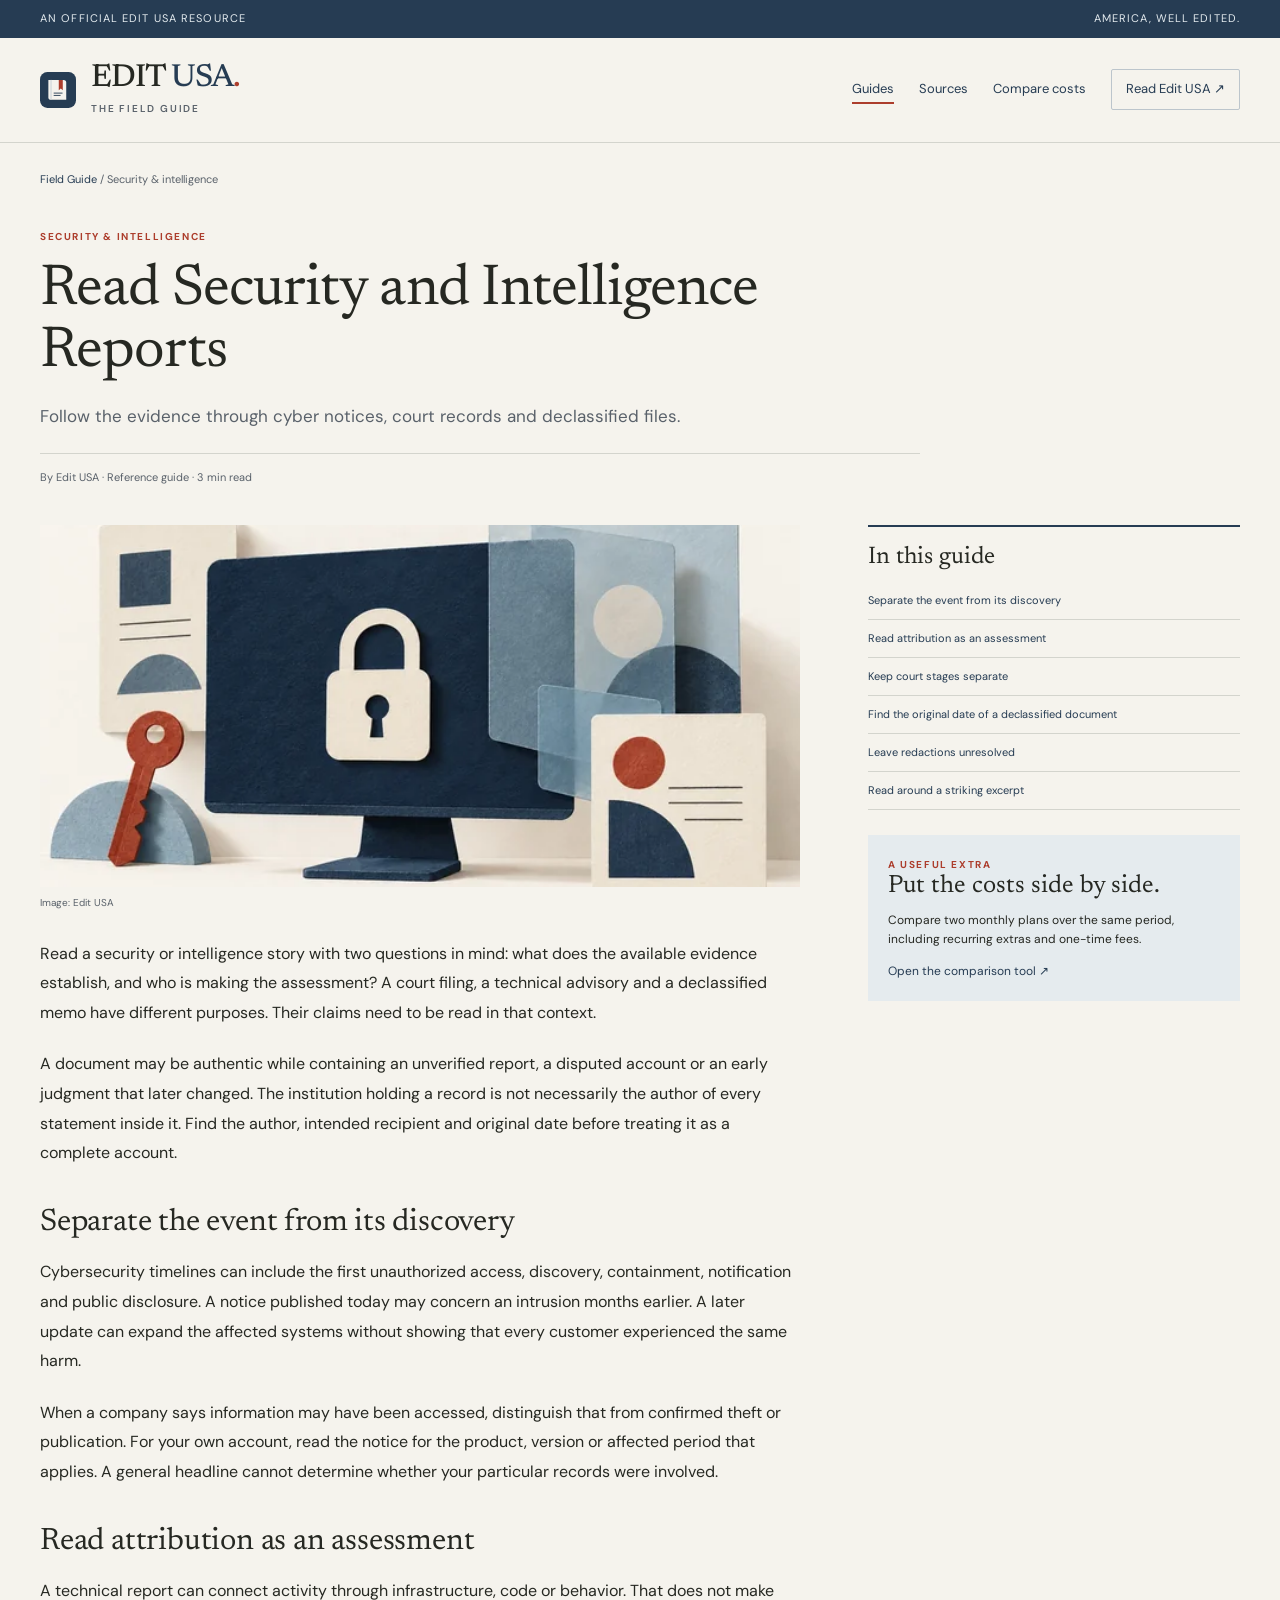
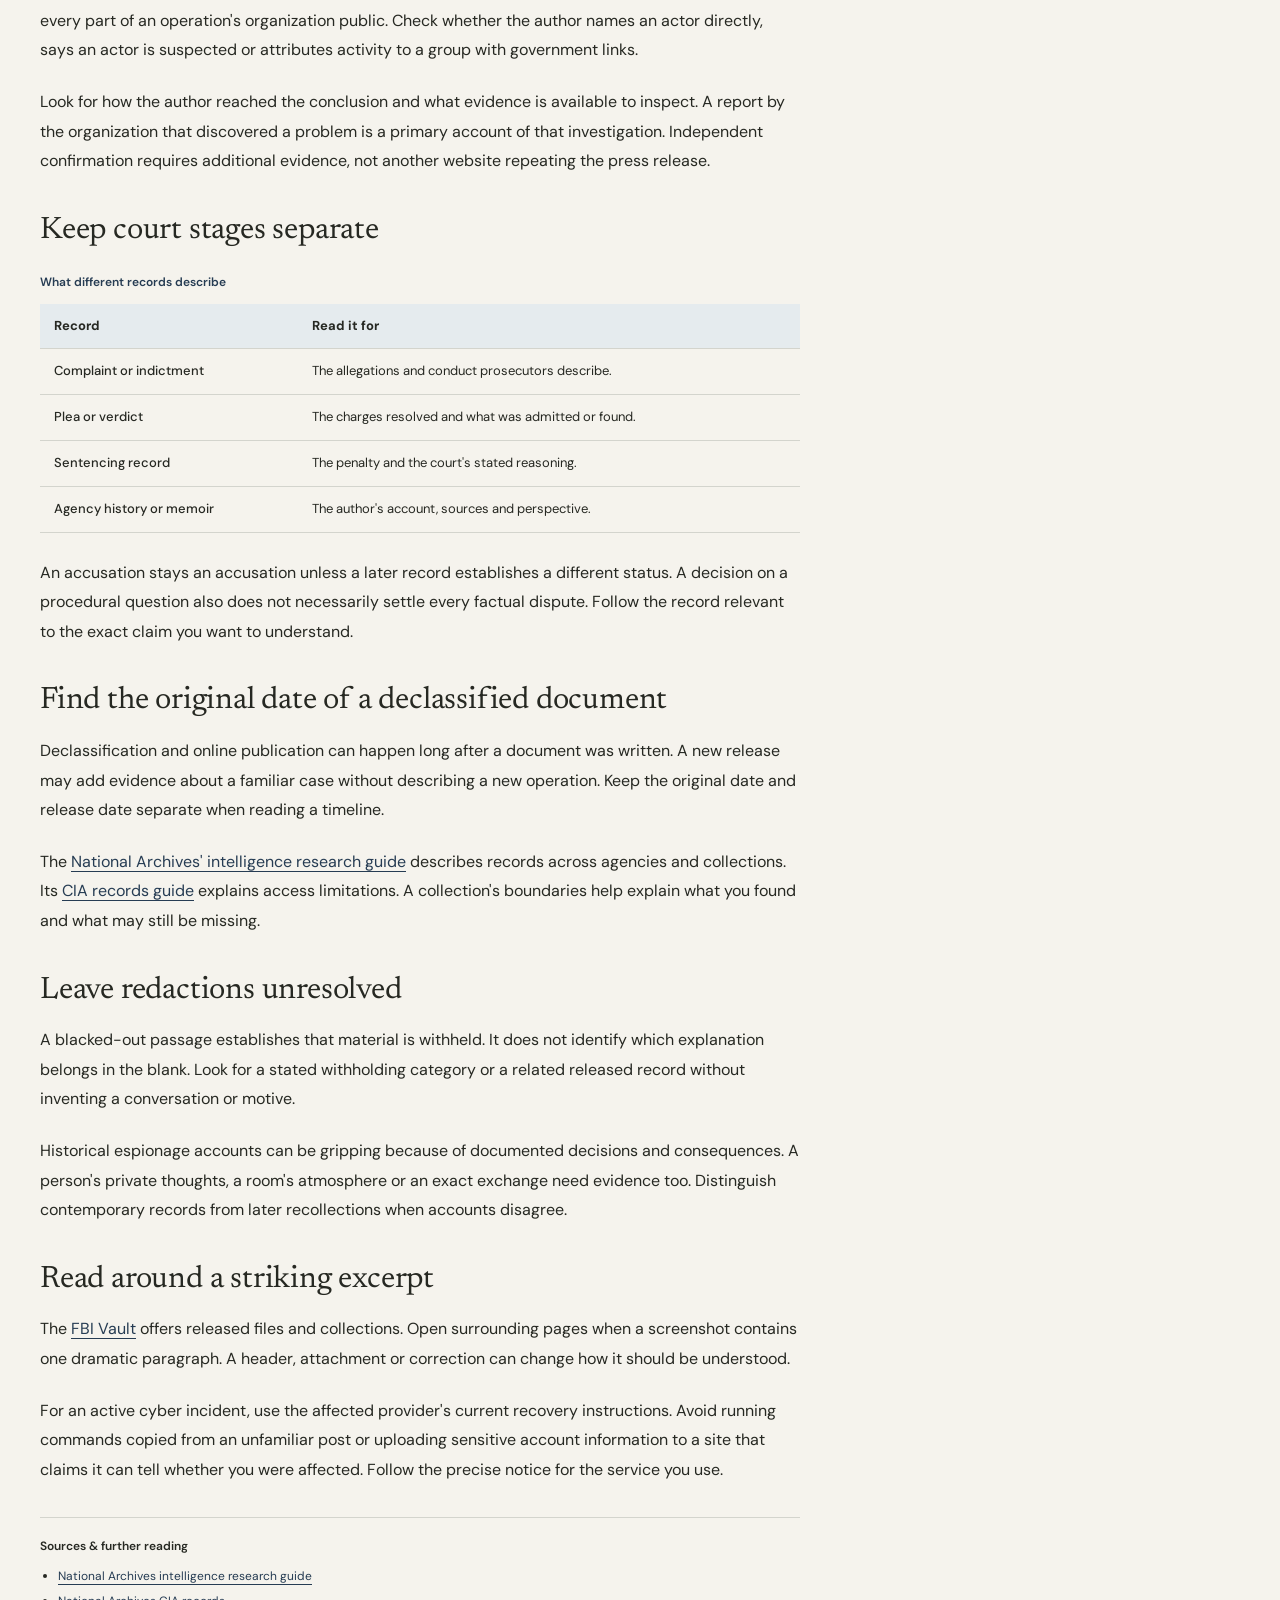
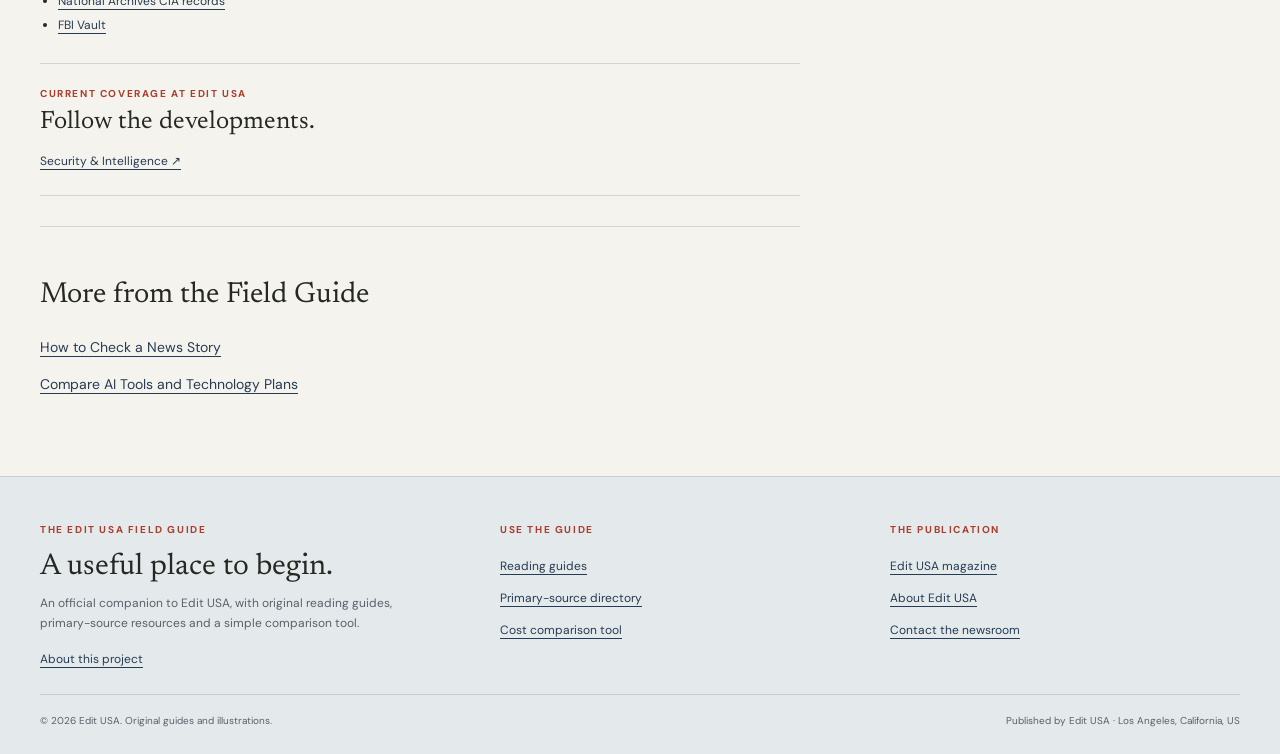
<file: read-security-and-intelligence.html>
<!doctype html>
<html lang="en-US"><head><meta charset="utf-8"><meta name="viewport" content="width=device-width,initial-scale=1"><title>Read Security and Intelligence Reports | Edit USA Field Guide</title><meta name="description" content="Read cyberattack notices and declassified records with attention to evidence, attribution, original dates and the limits of what a document establishes."><meta name="robots" content="index,follow,max-image-preview:large"><link rel="canonical" href="https://editusa.github.io/read-security-and-intelligence.html"><meta property="og:type" content="website"><meta property="og:locale" content="en_US"><meta property="og:site_name" content="Edit USA Field Guide"><meta property="og:title" content="Read Security and Intelligence Reports"><meta property="og:description" content="Read cyberattack notices and declassified records with attention to evidence, attribution, original dates and the limits of what a document establishes."><meta property="og:url" content="https://editusa.github.io/read-security-and-intelligence.html"><meta property="og:image" content="https://editusa.github.io/assets/images/technology-privacy.webp"><meta property="og:image:width" content="1536"><meta property="og:image:height" content="1024"><meta property="og:image:alt" content="Conceptual editorial illustration of a monitor, a padlock and layered paper panels."><meta name="twitter:card" content="summary_large_image"><meta name="twitter:title" content="Read Security and Intelligence Reports"><meta name="twitter:description" content="Read cyberattack notices and declassified records with attention to evidence, attribution, original dates and the limits of what a document establishes."><meta name="twitter:image" content="https://editusa.github.io/assets/images/technology-privacy.webp"><meta name="theme-color" content="#263c53"><link rel="icon" href="favicon.svg" type="image/svg+xml"><link rel="icon" href="favicon.ico" sizes="any"><link rel="icon" href="assets/icons/icon-48.png" sizes="48x48" type="image/png"><link rel="apple-touch-icon" href="assets/icons/icon-192.png"><link rel="manifest" href="site.webmanifest"><link rel="preload" as="font" href="assets/fonts/newsreader.woff2" type="font/woff2" crossorigin><link rel="stylesheet" href="assets/style.css"><script type="module" src="assets/site.js"></script><script type="application/ld+json">{"@context": "https://schema.org", "@graph": [{"@type": "Organization", "@id": "https://www.editusa.com/#organization", "name": "Edit USA", "url": "https://www.editusa.com/"}, {"@type": "WebSite", "@id": "https://editusa.github.io/#website", "url": "https://editusa.github.io/", "name": "Edit USA Field Guide", "description": "Original reading guides, primary-source resources and a cost comparison tool from Edit USA.", "publisher": {"@id": "https://www.editusa.com/#organization"}, "inLanguage": "en-US"}, {"@type": "WebPage", "@id": "https://editusa.github.io/read-security-and-intelligence.html#webpage", "url": "https://editusa.github.io/read-security-and-intelligence.html", "name": "Read Security and Intelligence Reports", "description": "Read cyberattack notices and declassified records with attention to evidence, attribution, original dates and the limits of what a document establishes.", "isPartOf": {"@id": "https://editusa.github.io/#website"}, "publisher": {"@id": "https://www.editusa.com/#organization"}, "inLanguage": "en-US", "primaryImageOfPage": {"@type": "ImageObject", "url": "https://editusa.github.io/assets/images/technology-privacy.webp", "width": 1536, "height": 1024}}, {"@type": "BreadcrumbList", "itemListElement": [{"@type": "ListItem", "position": 1, "name": "Field Guide", "item": "https://editusa.github.io/"}, {"@type": "ListItem", "position": 2, "name": "Read Security and Intelligence Reports", "item": "https://editusa.github.io/read-security-and-intelligence.html"}]}]}</script></head>
<body><a class="skip" href="#main">Skip to content</a><div class="utility"><div class="wrap"><span>An official Edit USA resource</span><span class="utility-extra">America, well edited.</span></div></div><header class="site-head"><div class="masthead wrap"><a class="brand" href="index.html" aria-label="Edit USA Field Guide home"><img class="brand-icon" src="favicon.svg" alt="" width="36" height="36"><span><span class="wordmark">EDIT <span class="usa">USA</span><span class="dot">.</span></span><span class="brand-sub">The Field Guide</span></span></a><nav class="top-nav" aria-label="Main navigation"><a href="index.html#guides" aria-current="page">Guides</a><a href="sources.html">Sources</a><a href="compare-costs.html">Compare costs</a><a href="https://www.editusa.com/" class="visit">Read Edit USA <span aria-hidden="true">↗</span></a></nav></div></header><main id="main"><div class="wrap"><nav class="breadcrumb" aria-label="Breadcrumb"><a href="index.html">Field Guide</a> / Security &amp; intelligence</nav><header class="page-heading"><p class="eyebrow">Security &amp; intelligence</p><h1>Read Security and Intelligence Reports</h1><p class="deck">Follow the evidence through cyber notices, court records and declassified files.</p><p class="byline">By Edit USA · Reference guide · 3 min read</p></header><div class="article-layout"><article><figure class="guide-image"><img class="" src="assets/images/technology-privacy.webp" srcset="assets/images/technology-privacy-640.webp 640w, assets/images/technology-privacy-960.webp 960w, assets/images/technology-privacy.webp 1536w" sizes="(max-width:760px) 100vw, 580px" width="1536" height="1024" alt="Conceptual editorial illustration of a monitor, a padlock and layered paper panels." fetchpriority=high decoding="async"><figcaption>Image: Edit USA</figcaption></figure><div class="prose"><p>Read a security or intelligence story with two questions in mind: what does the available evidence establish, and who is making the assessment? A court filing, a technical advisory and a declassified memo have different purposes. Their claims need to be read in that context.</p>
<p>A document may be authentic while containing an unverified report, a disputed account or an early judgment that later changed. The institution holding a record is not necessarily the author of every statement inside it. Find the author, intended recipient and original date before treating it as a complete account.</p>
<h2 id="separate-the-event-from-its-discovery">Separate the event from its discovery</h2>
<p>Cybersecurity timelines can include the first unauthorized access, discovery, containment, notification and public disclosure. A notice published today may concern an intrusion months earlier. A later update can expand the affected systems without showing that every customer experienced the same harm.</p>
<p>When a company says information may have been accessed, distinguish that from confirmed theft or publication. For your own account, read the notice for the product, version or affected period that applies. A general headline cannot determine whether your particular records were involved.</p>
<h2 id="read-attribution-as-an-assessment">Read attribution as an assessment</h2>
<p>A technical report can connect activity through infrastructure, code or behavior. That does not make every part of an operation's organization public. Check whether the author names an actor directly, says an actor is suspected or attributes activity to a group with government links.</p>
<p>Look for how the author reached the conclusion and what evidence is available to inspect. A report by the organization that discovered a problem is a primary account of that investigation. Independent confirmation requires additional evidence, not another website repeating the press release.</p>
<h2 id="keep-court-stages-separate">Keep court stages separate</h2>
<div class="table-wrap"><table><caption>What different records describe</caption><thead><tr><th scope="col">Record</th><th scope="col">Read it for</th></tr></thead><tbody><tr><th scope="row">Complaint or indictment</th><td>The allegations and conduct prosecutors describe.</td></tr><tr><th scope="row">Plea or verdict</th><td>The charges resolved and what was admitted or found.</td></tr><tr><th scope="row">Sentencing record</th><td>The penalty and the court's stated reasoning.</td></tr><tr><th scope="row">Agency history or memoir</th><td>The author's account, sources and perspective.</td></tr></tbody></table></div>
<p>An accusation stays an accusation unless a later record establishes a different status. A decision on a procedural question also does not necessarily settle every factual dispute. Follow the record relevant to the exact claim you want to understand.</p>
<h2 id="find-the-original-date-of-a-declassified-document">Find the original date of a declassified document</h2>
<p>Declassification and online publication can happen long after a document was written. A new release may add evidence about a familiar case without describing a new operation. Keep the original date and release date separate when reading a timeline.</p>
<p>The <a href="https://www.archives.gov/research/intelligence">National Archives' intelligence research guide</a> describes records across agencies and collections. Its <a href="https://www.archives.gov/research/intelligence/cia">CIA records guide</a> explains access limitations. A collection's boundaries help explain what you found and what may still be missing.</p>
<h2 id="leave-redactions-unresolved">Leave redactions unresolved</h2>
<p>A blacked-out passage establishes that material is withheld. It does not identify which explanation belongs in the blank. Look for a stated withholding category or a related released record without inventing a conversation or motive.</p>
<p>Historical espionage accounts can be gripping because of documented decisions and consequences. A person's private thoughts, a room's atmosphere or an exact exchange need evidence too. Distinguish contemporary records from later recollections when accounts disagree.</p>
<h2 id="read-around-a-striking-excerpt">Read around a striking excerpt</h2>
<p>The <a href="https://vault.fbi.gov/">FBI Vault</a> offers released files and collections. Open surrounding pages when a screenshot contains one dramatic paragraph. A header, attachment or correction can change how it should be understood.</p>
<p>For an active cyber incident, use the affected provider's current recovery instructions. Avoid running commands copied from an unfamiliar post or uploading sensitive account information to a site that claims it can tell whether you were affected. Follow the precise notice for the service you use.</p>
</div><section class="source-notes"><h2>Sources & further reading</h2><ul><li><a href="https://www.archives.gov/research/intelligence">National Archives intelligence research guide</a></li><li><a href="https://www.archives.gov/research/intelligence/cia">National Archives CIA records</a></li><li><a href="https://vault.fbi.gov/">FBI Vault</a></li></ul></section><section class="related-coverage"><p class="eyebrow">Current coverage at Edit USA</p><h2>Follow the developments.</h2><a href="https://www.editusa.com/intelligence">Security &amp; Intelligence <span aria-hidden="true">↗</span></a></section><section class="next-guides"><h2>More from the Field Guide</h2><ul><li><a href="check-a-news-story.html">How to Check a News Story</a></li><li><a href="compare-technology-and-ai.html">Compare AI Tools and Technology Plans</a></li></ul></section></article><aside class="guide-aside"><h2>In this guide</h2><ol><li><a href="#separate-the-event-from-its-discovery">Separate the event from its discovery</a></li><li><a href="#read-attribution-as-an-assessment">Read attribution as an assessment</a></li><li><a href="#keep-court-stages-separate">Keep court stages separate</a></li><li><a href="#find-the-original-date-of-a-declassified-document">Find the original date of a declassified document</a></li><li><a href="#leave-redactions-unresolved">Leave redactions unresolved</a></li><li><a href="#read-around-a-striking-excerpt">Read around a striking excerpt</a></li></ol><div class="aside-tool"><span class="eyebrow">A useful extra</span><h3>Put the costs side by side.</h3><p>Compare two monthly plans over the same period, including recurring extras and one-time fees.</p><a href="compare-costs.html">Open the comparison tool ↗</a></div></aside></div></div></main>
<footer class="footer"><div class="wrap"><div class="footer-top"><div><span class="eyebrow">The Edit USA Field Guide</span><h2>A useful place to begin.</h2><p>An official companion to Edit USA, with original reading guides, primary-source resources and a simple comparison tool.</p><a href="about.html">About this project</a></div><div><span class="eyebrow">Use the guide</span><ul><li><a href="index.html#guides">Reading guides</a></li><li><a href="sources.html">Primary-source directory</a></li><li><a href="compare-costs.html">Cost comparison tool</a></li></ul></div><div><span class="eyebrow">The publication</span><ul><li><a href="https://www.editusa.com/">Edit USA magazine</a></li><li><a href="https://www.editusa.com/about">About Edit USA</a></li><li><a href="https://www.editusa.com/contact">Contact the newsroom</a></li></ul></div></div><div class="footer-bottom"><span>© 2026 Edit USA. Original guides and illustrations.</span><span>Published by Edit USA · Los Angeles, California, US</span></div></div></footer></body></html>
</file>
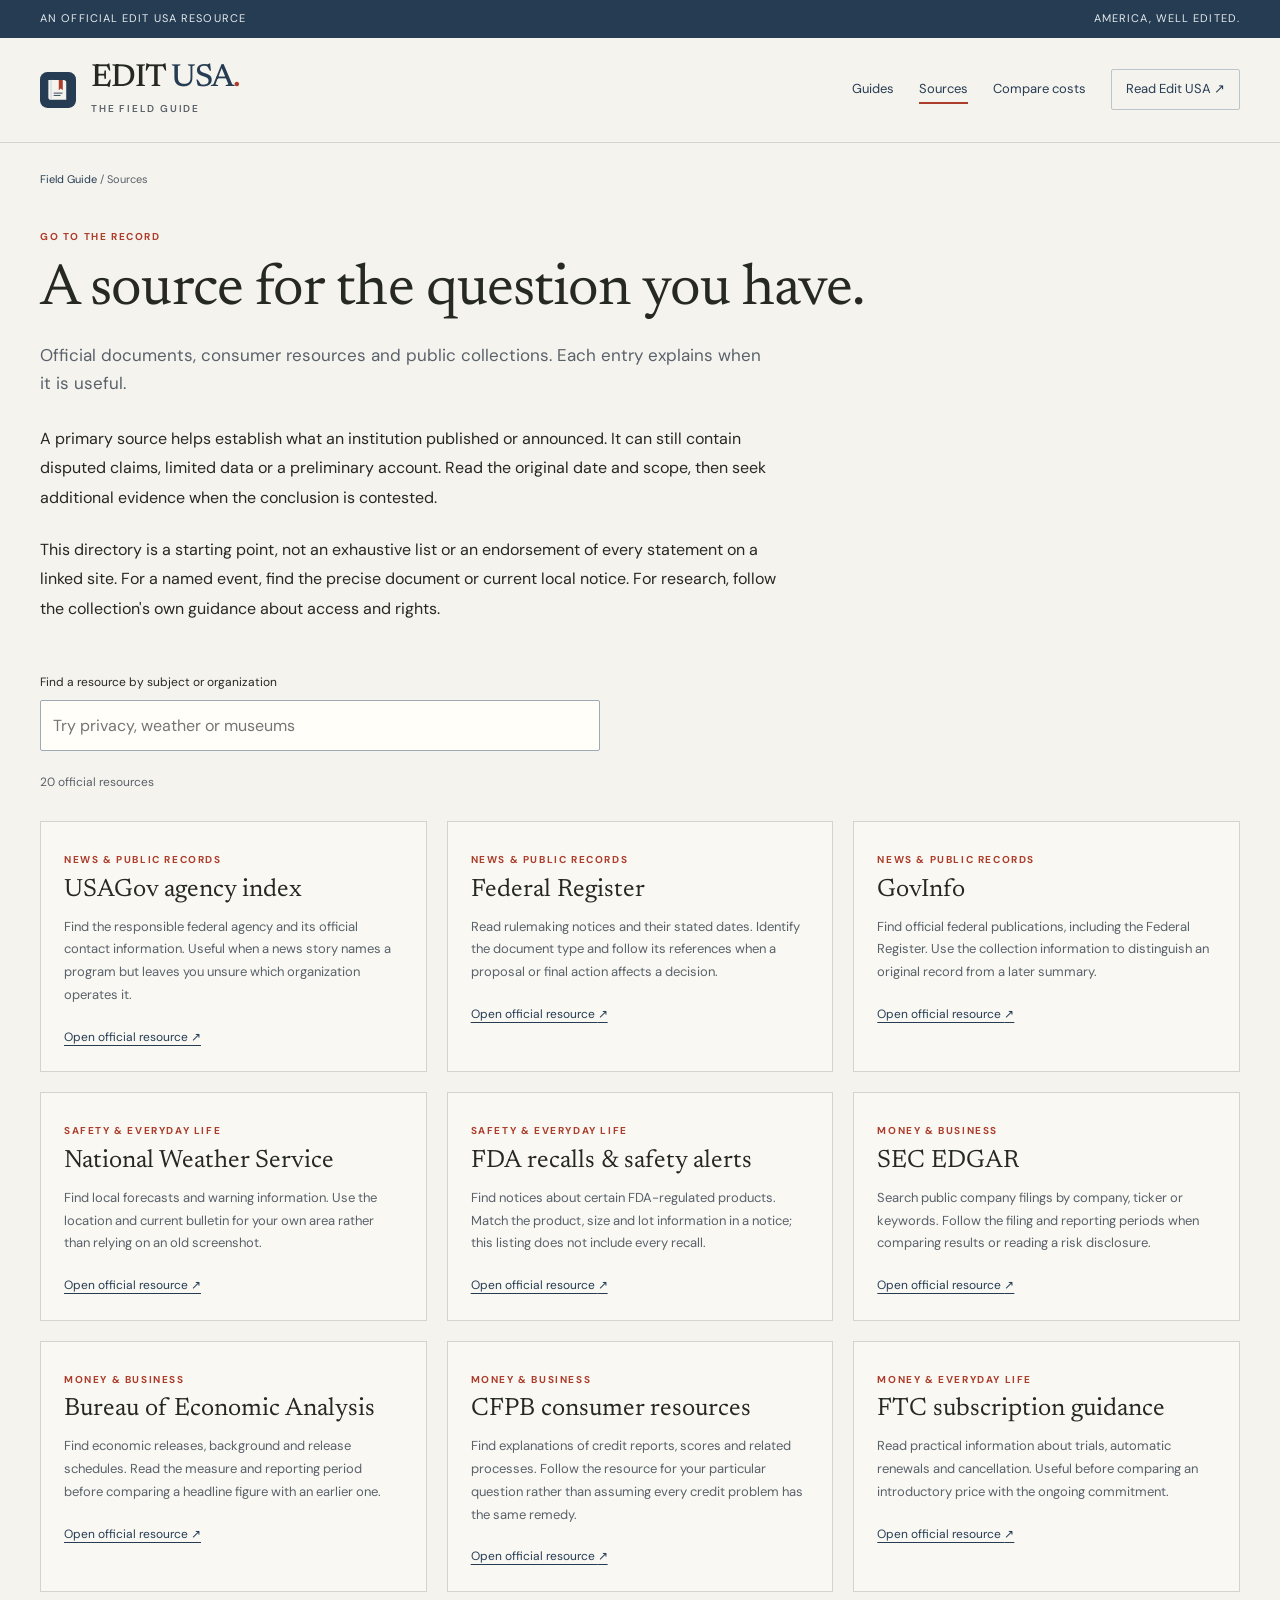
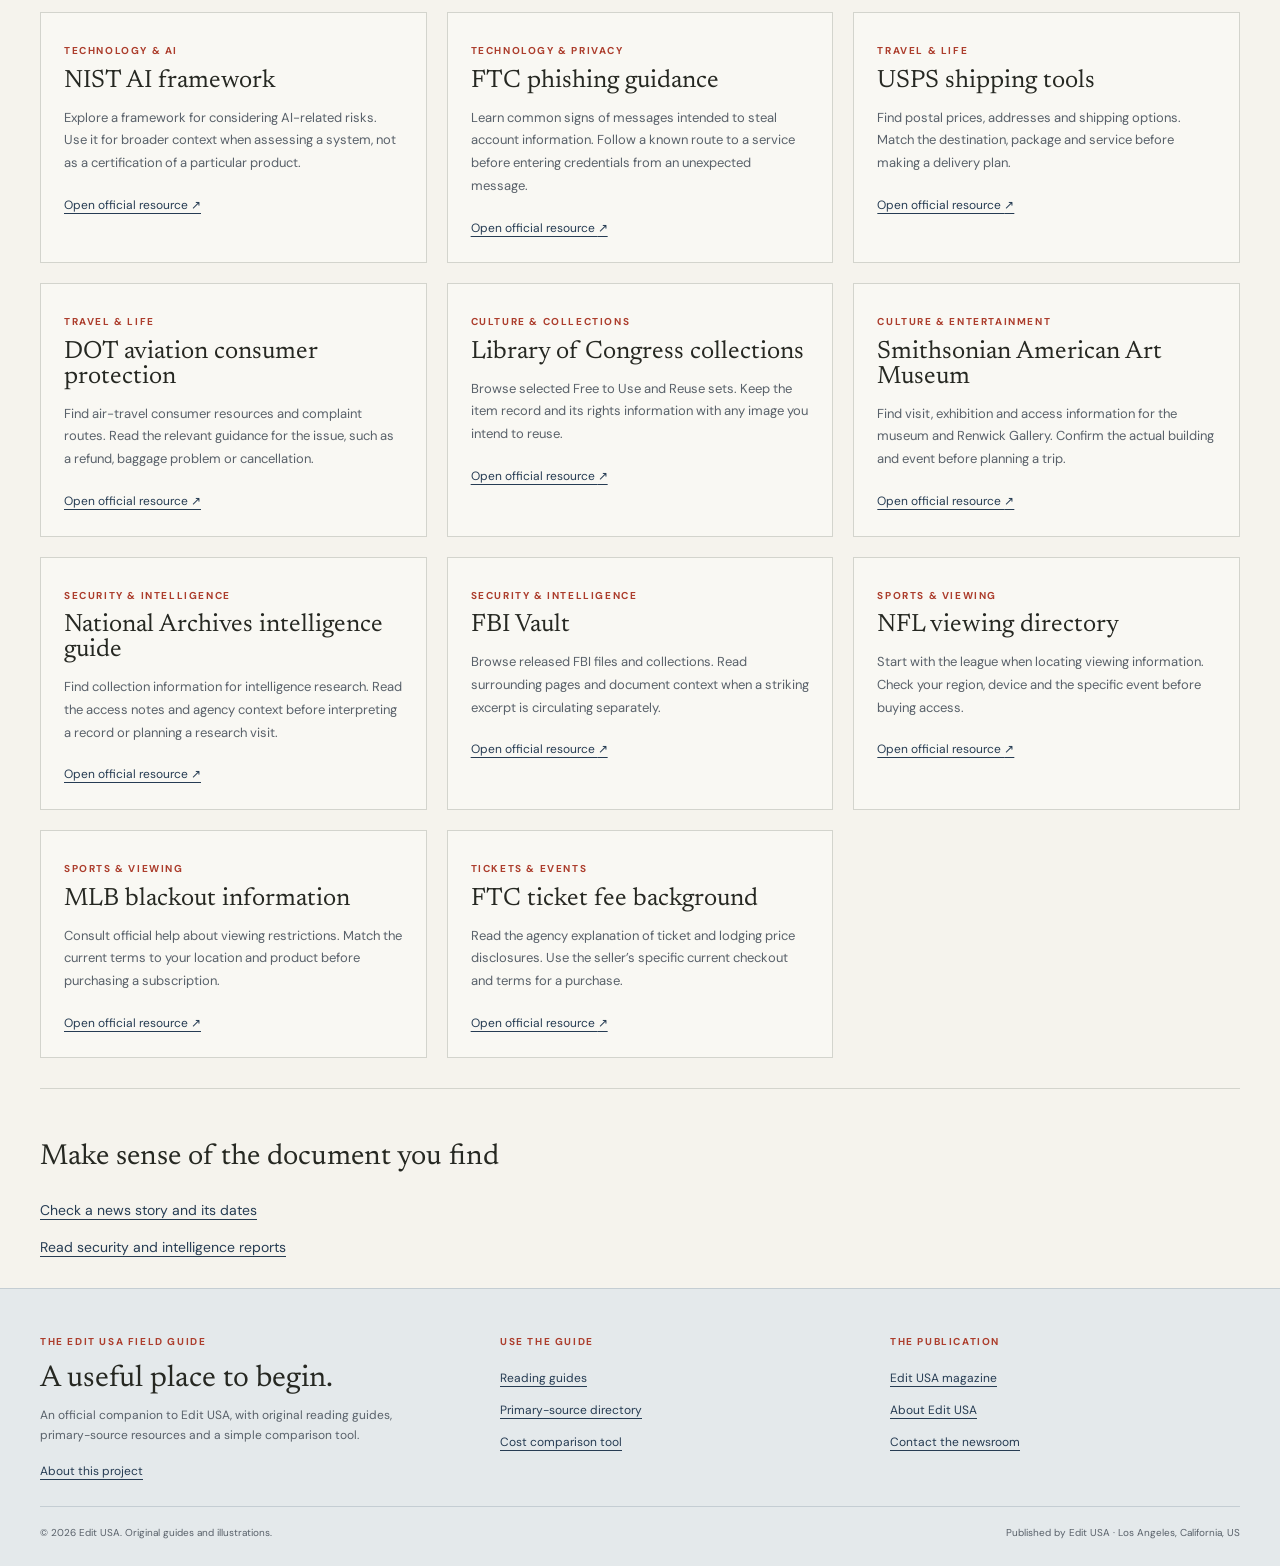
<file: sources.html>
<!doctype html>
<html lang="en-US"><head><meta charset="utf-8"><meta name="viewport" content="width=device-width,initial-scale=1"><title>Primary News Sources &amp; Public Records | Edit USA Field Guide</title><meta name="description" content="Find official U.S. news sources, consumer resources, company filings, intelligence records and cultural collections in the Edit USA Field Guide."><meta name="robots" content="index,follow,max-image-preview:large"><link rel="canonical" href="https://editusa.github.io/sources.html"><meta property="og:type" content="website"><meta property="og:locale" content="en_US"><meta property="og:site_name" content="Edit USA Field Guide"><meta property="og:title" content="Primary News Sources &amp; Public Records"><meta property="og:description" content="Find official U.S. news sources, consumer resources, company filings, intelligence records and cultural collections in the Edit USA Field Guide."><meta property="og:url" content="https://editusa.github.io/sources.html"><meta property="og:image" content="https://editusa.github.io/assets/images/editorial-desk.webp"><meta property="og:image:width" content="1536"><meta property="og:image:height" content="1024"><meta property="og:image:alt" content="Editorial illustration of a navy notebook, a magnifier and unlabelled papers on a cream surface."><meta name="twitter:card" content="summary_large_image"><meta name="twitter:title" content="Primary News Sources &amp; Public Records"><meta name="twitter:description" content="Find official U.S. news sources, consumer resources, company filings, intelligence records and cultural collections in the Edit USA Field Guide."><meta name="twitter:image" content="https://editusa.github.io/assets/images/editorial-desk.webp"><meta name="theme-color" content="#263c53"><link rel="icon" href="favicon.svg" type="image/svg+xml"><link rel="icon" href="favicon.ico" sizes="any"><link rel="icon" href="assets/icons/icon-48.png" sizes="48x48" type="image/png"><link rel="apple-touch-icon" href="assets/icons/icon-192.png"><link rel="manifest" href="site.webmanifest"><link rel="preload" as="font" href="assets/fonts/newsreader.woff2" type="font/woff2" crossorigin><link rel="stylesheet" href="assets/style.css"><script type="module" src="assets/site.js"></script><script type="application/ld+json">{"@context": "https://schema.org", "@graph": [{"@type": "Organization", "@id": "https://www.editusa.com/#organization", "name": "Edit USA", "url": "https://www.editusa.com/"}, {"@type": "WebSite", "@id": "https://editusa.github.io/#website", "url": "https://editusa.github.io/", "name": "Edit USA Field Guide", "description": "Original reading guides, primary-source resources and a cost comparison tool from Edit USA.", "publisher": {"@id": "https://www.editusa.com/#organization"}, "inLanguage": "en-US"}, {"@type": "CollectionPage", "@id": "https://editusa.github.io/sources.html#webpage", "url": "https://editusa.github.io/sources.html", "name": "Primary News Sources & Public Records", "description": "Find official U.S. news sources, consumer resources, company filings, intelligence records and cultural collections in the Edit USA Field Guide.", "isPartOf": {"@id": "https://editusa.github.io/#website"}, "publisher": {"@id": "https://www.editusa.com/#organization"}, "inLanguage": "en-US", "primaryImageOfPage": {"@type": "ImageObject", "url": "https://editusa.github.io/assets/images/editorial-desk.webp", "width": 1536, "height": 1024}}, {"@type": "BreadcrumbList", "itemListElement": [{"@type": "ListItem", "position": 1, "name": "Field Guide", "item": "https://editusa.github.io/"}, {"@type": "ListItem", "position": 2, "name": "Primary News Sources & Public Records", "item": "https://editusa.github.io/sources.html"}]}]}</script></head>
<body><a class="skip" href="#main">Skip to content</a><div class="utility"><div class="wrap"><span>An official Edit USA resource</span><span class="utility-extra">America, well edited.</span></div></div><header class="site-head"><div class="masthead wrap"><a class="brand" href="index.html" aria-label="Edit USA Field Guide home"><img class="brand-icon" src="favicon.svg" alt="" width="36" height="36"><span><span class="wordmark">EDIT <span class="usa">USA</span><span class="dot">.</span></span><span class="brand-sub">The Field Guide</span></span></a><nav class="top-nav" aria-label="Main navigation"><a href="index.html#guides">Guides</a><a href="sources.html" aria-current="page">Sources</a><a href="compare-costs.html">Compare costs</a><a href="https://www.editusa.com/" class="visit">Read Edit USA <span aria-hidden="true">↗</span></a></nav></div></header><main id="main"><div class="wrap"><nav class="breadcrumb" aria-label="Breadcrumb"><a href="index.html">Field Guide</a> / Sources</nav><header class="page-heading"><p class="eyebrow">Go to the record</p><h1>A source for the question you have.</h1><p class="deck">Official documents, consumer resources and public collections. Each entry explains when it is useful.</p></header><div class="prose about-copy"><p>A primary source helps establish what an institution published or announced. It can still contain disputed claims, limited data or a preliminary account. Read the original date and scope, then seek additional evidence when the conclusion is contested.</p><p>This directory is a starting point, not an exhaustive list or an endorsement of every statement on a linked site. For a named event, find the precise document or current local notice. For research, follow the collection's own guidance about access and rights.</p></div><div class="source-search" data-source-search hidden><label for="resource-search">Find a resource by subject or organization</label><input id="resource-search" type="search" placeholder="Try privacy, weather or museums" autocomplete="off"></div><p class="source-status" data-source-status role="status">20 official resources</p><div class="source-grid"><article class="source-card" data-source-card><span class="eyebrow">News &amp; public records</span><h2>USAGov agency index</h2><p>Find the responsible federal agency and its official contact information. Useful when a news story names a program but leaves you unsure which organization operates it.</p><a href="https://www.usa.gov/agency-index">Open official resource <span aria-hidden="true">↗</span></a></article><article class="source-card" data-source-card><span class="eyebrow">News &amp; public records</span><h2>Federal Register</h2><p>Read rulemaking notices and their stated dates. Identify the document type and follow its references when a proposal or final action affects a decision.</p><a href="https://www.federalregister.gov/reader-aids/understanding-the-federal-register">Open official resource <span aria-hidden="true">↗</span></a></article><article class="source-card" data-source-card><span class="eyebrow">News &amp; public records</span><h2>GovInfo</h2><p>Find official federal publications, including the Federal Register. Use the collection information to distinguish an original record from a later summary.</p><a href="https://www.govinfo.gov/help/fr">Open official resource <span aria-hidden="true">↗</span></a></article><article class="source-card" data-source-card><span class="eyebrow">Safety &amp; everyday life</span><h2>National Weather Service</h2><p>Find local forecasts and warning information. Use the location and current bulletin for your own area rather than relying on an old screenshot.</p><a href="https://www.weather.gov/">Open official resource <span aria-hidden="true">↗</span></a></article><article class="source-card" data-source-card><span class="eyebrow">Safety &amp; everyday life</span><h2>FDA recalls &amp; safety alerts</h2><p>Find notices about certain FDA-regulated products. Match the product, size and lot information in a notice; this listing does not include every recall.</p><a href="https://www.fda.gov/safety/recalls-market-withdrawals-safety-alerts">Open official resource <span aria-hidden="true">↗</span></a></article><article class="source-card" data-source-card><span class="eyebrow">Money &amp; business</span><h2>SEC EDGAR</h2><p>Search public company filings by company, ticker or keywords. Follow the filing and reporting periods when comparing results or reading a risk disclosure.</p><a href="https://www.sec.gov/edgar/search/">Open official resource <span aria-hidden="true">↗</span></a></article><article class="source-card" data-source-card><span class="eyebrow">Money &amp; business</span><h2>Bureau of Economic Analysis</h2><p>Find economic releases, background and release schedules. Read the measure and reporting period before comparing a headline figure with an earlier one.</p><a href="https://www.bea.gov/news">Open official resource <span aria-hidden="true">↗</span></a></article><article class="source-card" data-source-card><span class="eyebrow">Money &amp; business</span><h2>CFPB consumer resources</h2><p>Find explanations of credit reports, scores and related processes. Follow the resource for your particular question rather than assuming every credit problem has the same remedy.</p><a href="https://www.consumerfinance.gov/consumer-tools/credit-reports-and-scores/">Open official resource <span aria-hidden="true">↗</span></a></article><article class="source-card" data-source-card><span class="eyebrow">Money &amp; everyday life</span><h2>FTC subscription guidance</h2><p>Read practical information about trials, automatic renewals and cancellation. Useful before comparing an introductory price with the ongoing commitment.</p><a href="https://consumer.ftc.gov/articles/getting-and-out-free-trials-auto-renewals-and-negative-option-subscriptions">Open official resource <span aria-hidden="true">↗</span></a></article><article class="source-card" data-source-card><span class="eyebrow">Technology &amp; AI</span><h2>NIST AI framework</h2><p>Explore a framework for considering AI-related risks. Use it for broader context when assessing a system, not as a certification of a particular product.</p><a href="https://www.nist.gov/itl/ai-risk-management-framework">Open official resource <span aria-hidden="true">↗</span></a></article><article class="source-card" data-source-card><span class="eyebrow">Technology &amp; privacy</span><h2>FTC phishing guidance</h2><p>Learn common signs of messages intended to steal account information. Follow a known route to a service before entering credentials from an unexpected message.</p><a href="https://consumer.ftc.gov/articles/how-recognize-avoid-phishing-scams">Open official resource <span aria-hidden="true">↗</span></a></article><article class="source-card" data-source-card><span class="eyebrow">Travel &amp; life</span><h2>USPS shipping tools</h2><p>Find postal prices, addresses and shipping options. Match the destination, package and service before making a delivery plan.</p><a href="https://www.usps.com/ship/">Open official resource <span aria-hidden="true">↗</span></a></article><article class="source-card" data-source-card><span class="eyebrow">Travel &amp; life</span><h2>DOT aviation consumer protection</h2><p>Find air-travel consumer resources and complaint routes. Read the relevant guidance for the issue, such as a refund, baggage problem or cancellation.</p><a href="https://www.transportation.gov/airconsumer">Open official resource <span aria-hidden="true">↗</span></a></article><article class="source-card" data-source-card><span class="eyebrow">Culture &amp; collections</span><h2>Library of Congress collections</h2><p>Browse selected Free to Use and Reuse sets. Keep the item record and its rights information with any image you intend to reuse.</p><a href="https://www.loc.gov/free-to-use/">Open official resource <span aria-hidden="true">↗</span></a></article><article class="source-card" data-source-card><span class="eyebrow">Culture &amp; entertainment</span><h2>Smithsonian American Art Museum</h2><p>Find visit, exhibition and access information for the museum and Renwick Gallery. Confirm the actual building and event before planning a trip.</p><a href="https://americanart.si.edu/visit">Open official resource <span aria-hidden="true">↗</span></a></article><article class="source-card" data-source-card><span class="eyebrow">Security &amp; intelligence</span><h2>National Archives intelligence guide</h2><p>Find collection information for intelligence research. Read the access notes and agency context before interpreting a record or planning a research visit.</p><a href="https://www.archives.gov/research/intelligence">Open official resource <span aria-hidden="true">↗</span></a></article><article class="source-card" data-source-card><span class="eyebrow">Security &amp; intelligence</span><h2>FBI Vault</h2><p>Browse released FBI files and collections. Read surrounding pages and document context when a striking excerpt is circulating separately.</p><a href="https://vault.fbi.gov/">Open official resource <span aria-hidden="true">↗</span></a></article><article class="source-card" data-source-card><span class="eyebrow">Sports &amp; viewing</span><h2>NFL viewing directory</h2><p>Start with the league when locating viewing information. Check your region, device and the specific event before buying access.</p><a href="https://www.nfl.com/ways-to-watch/">Open official resource <span aria-hidden="true">↗</span></a></article><article class="source-card" data-source-card><span class="eyebrow">Sports &amp; viewing</span><h2>MLB blackout information</h2><p>Consult official help about viewing restrictions. Match the current terms to your location and product before purchasing a subscription.</p><a href="https://www.mlb.com/live-stream-games/help-center/blackouts">Open official resource <span aria-hidden="true">↗</span></a></article><article class="source-card" data-source-card><span class="eyebrow">Tickets &amp; events</span><h2>FTC ticket fee background</h2><p>Read the agency explanation of ticket and lodging price disclosures. Use the seller’s specific current checkout and terms for a purchase.</p><a href="https://www.ftc.gov/news-events/news/press-releases/2024/12/federal-trade-commission-announces-bipartisan-rule-banning-junk-ticket-hotel-fees">Open official resource <span aria-hidden="true">↗</span></a></article></div><section class="next-guides"><h2>Make sense of the document you find</h2><ul><li><a href="check-a-news-story.html">Check a news story and its dates</a></li><li><a href="read-security-and-intelligence.html">Read security and intelligence reports</a></li></ul></section></div></main>
<footer class="footer"><div class="wrap"><div class="footer-top"><div><span class="eyebrow">The Edit USA Field Guide</span><h2>A useful place to begin.</h2><p>An official companion to Edit USA, with original reading guides, primary-source resources and a simple comparison tool.</p><a href="about.html">About this project</a></div><div><span class="eyebrow">Use the guide</span><ul><li><a href="index.html#guides">Reading guides</a></li><li><a href="sources.html">Primary-source directory</a></li><li><a href="compare-costs.html">Cost comparison tool</a></li></ul></div><div><span class="eyebrow">The publication</span><ul><li><a href="https://www.editusa.com/">Edit USA magazine</a></li><li><a href="https://www.editusa.com/about">About Edit USA</a></li><li><a href="https://www.editusa.com/contact">Contact the newsroom</a></li></ul></div></div><div class="footer-bottom"><span>© 2026 Edit USA. Original guides and illustrations.</span><span>Published by Edit USA · Los Angeles, California, US</span></div></div></footer></body></html>
</file>
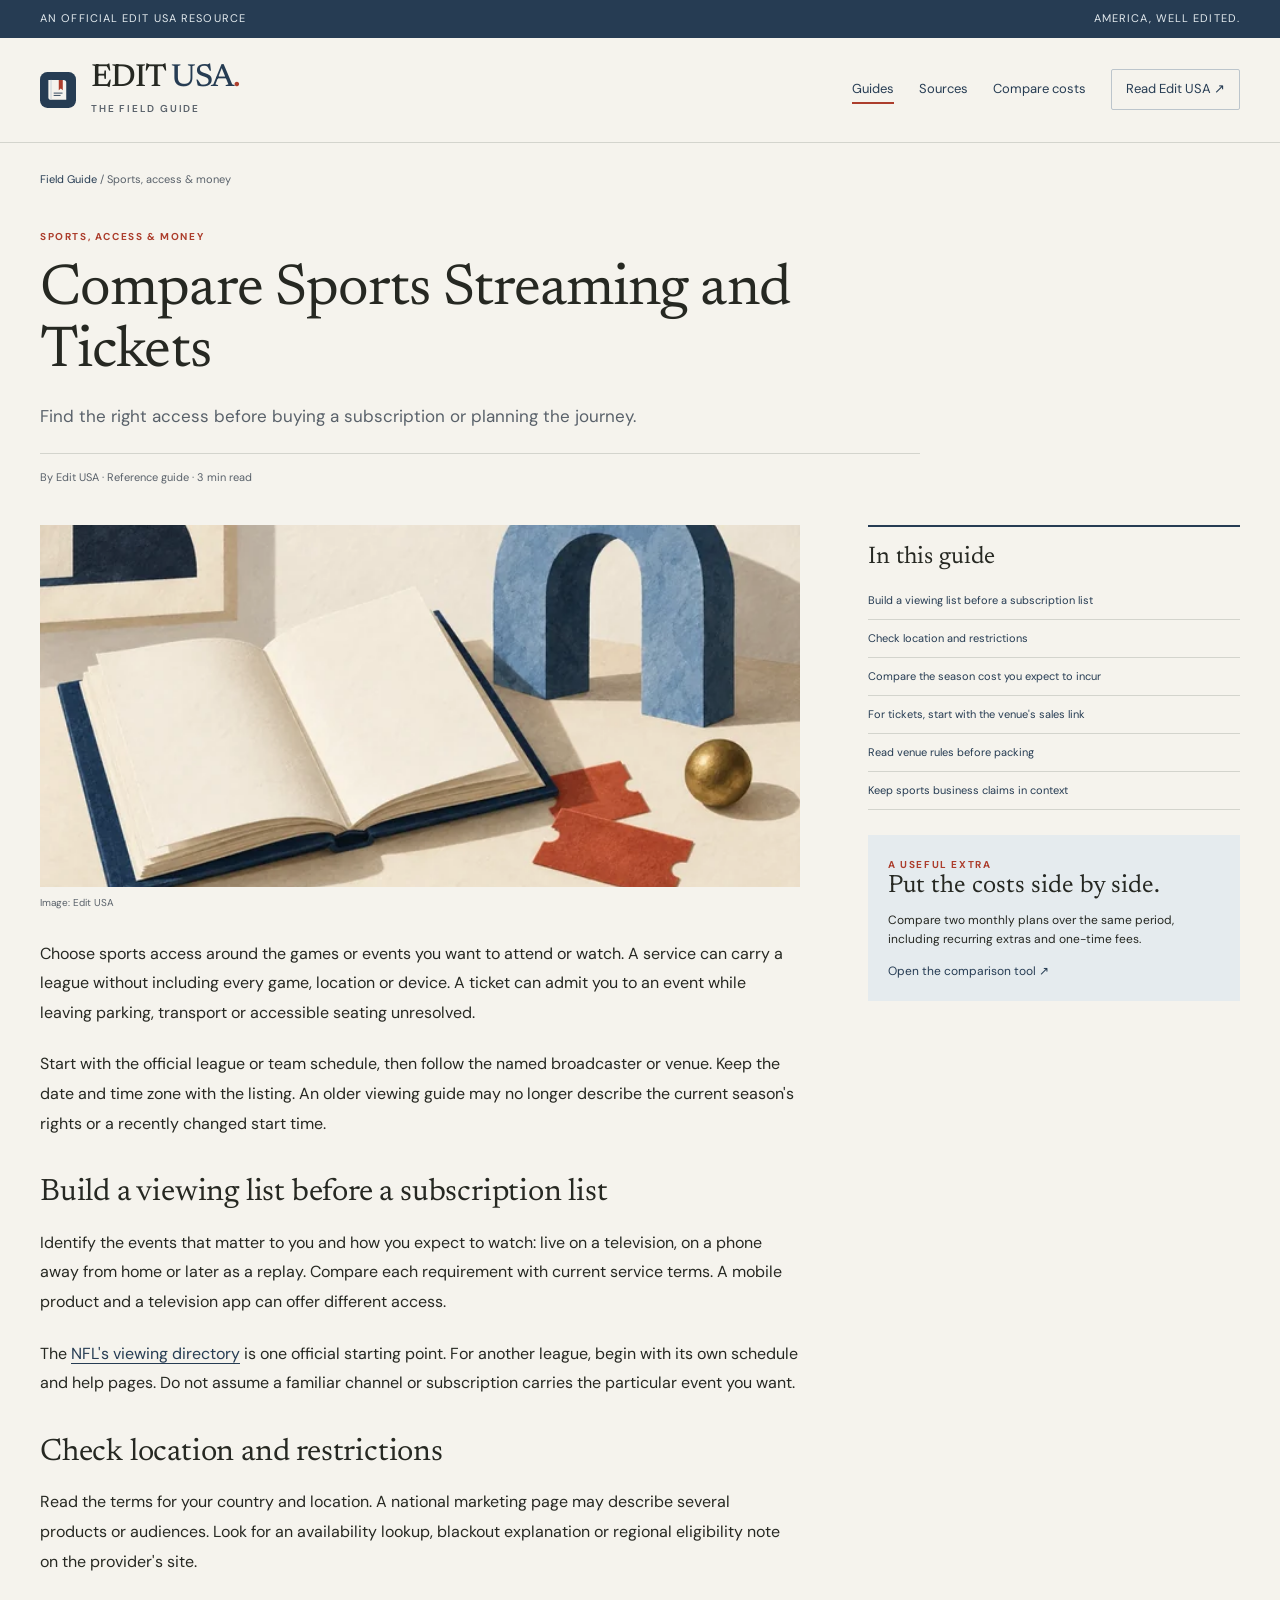
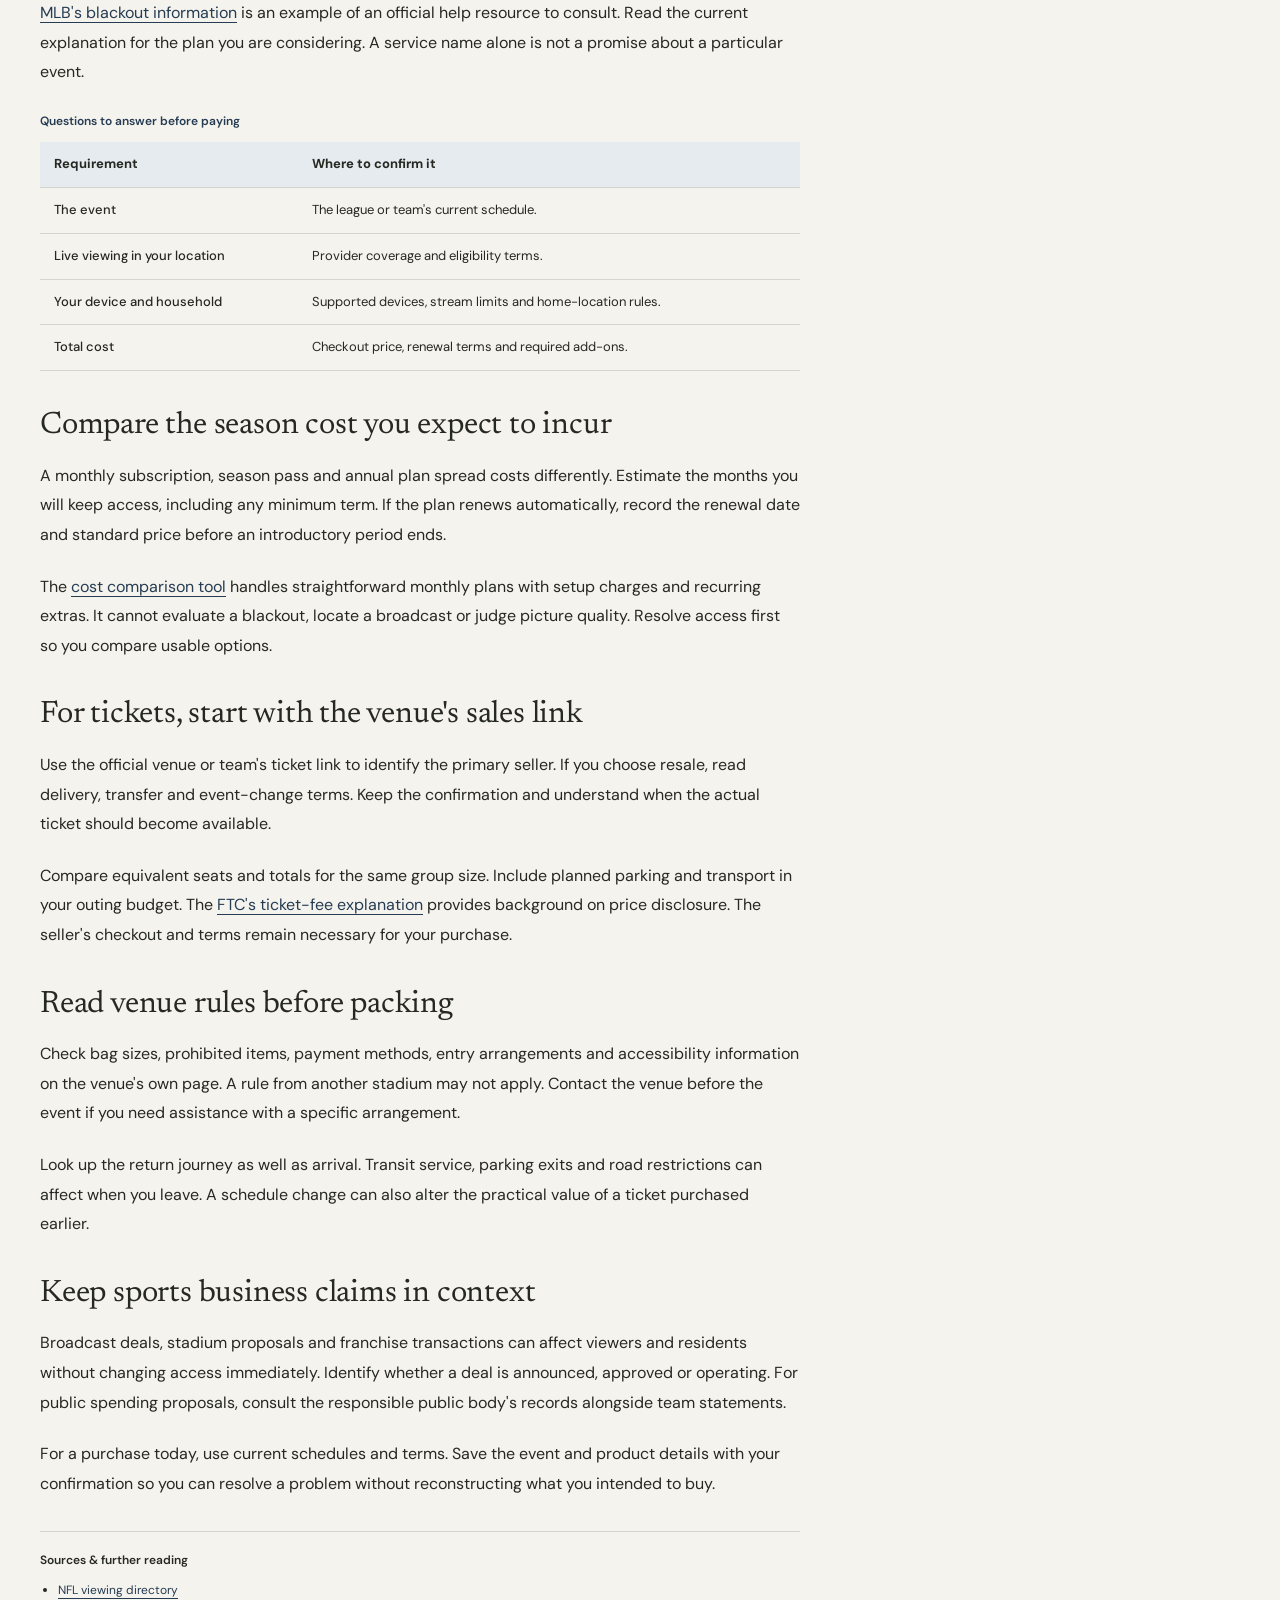
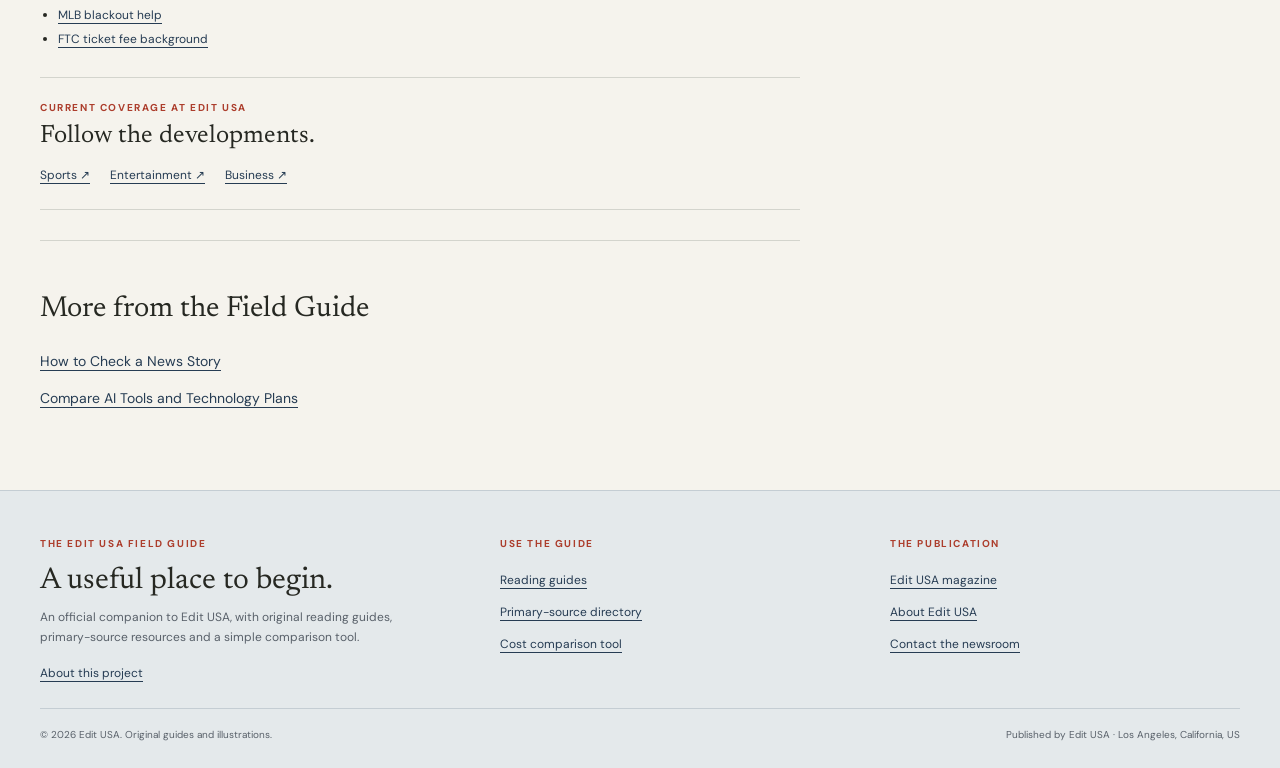
<file: sports-streaming-and-tickets.html>
<!doctype html>
<html lang="en-US"><head><meta charset="utf-8"><meta name="viewport" content="width=device-width,initial-scale=1"><title>Compare Sports Streaming and Tickets | Edit USA Field Guide</title><meta name="description" content="Compare sports viewing plans and tickets by location, coverage, devices and total cost. Keep official schedules and venue rules with your purchase."><meta name="robots" content="index,follow,max-image-preview:large"><link rel="canonical" href="https://editusa.github.io/sports-streaming-and-tickets.html"><meta property="og:type" content="website"><meta property="og:locale" content="en_US"><meta property="og:site_name" content="Edit USA Field Guide"><meta property="og:title" content="Compare Sports Streaming and Tickets"><meta property="og:description" content="Compare sports viewing plans and tickets by location, coverage, devices and total cost. Keep official schedules and venue rules with your purchase."><meta property="og:url" content="https://editusa.github.io/sports-streaming-and-tickets.html"><meta property="og:image" content="https://editusa.github.io/assets/images/culture-and-events.webp"><meta property="og:image:width" content="1536"><meta property="og:image:height" content="1024"><meta property="og:image:alt" content="Editorial illustration of an open book, blank tickets and a gallery arch."><meta name="twitter:card" content="summary_large_image"><meta name="twitter:title" content="Compare Sports Streaming and Tickets"><meta name="twitter:description" content="Compare sports viewing plans and tickets by location, coverage, devices and total cost. Keep official schedules and venue rules with your purchase."><meta name="twitter:image" content="https://editusa.github.io/assets/images/culture-and-events.webp"><meta name="theme-color" content="#263c53"><link rel="icon" href="favicon.svg" type="image/svg+xml"><link rel="icon" href="favicon.ico" sizes="any"><link rel="icon" href="assets/icons/icon-48.png" sizes="48x48" type="image/png"><link rel="apple-touch-icon" href="assets/icons/icon-192.png"><link rel="manifest" href="site.webmanifest"><link rel="preload" as="font" href="assets/fonts/newsreader.woff2" type="font/woff2" crossorigin><link rel="stylesheet" href="assets/style.css"><script type="module" src="assets/site.js"></script><script type="application/ld+json">{"@context": "https://schema.org", "@graph": [{"@type": "Organization", "@id": "https://www.editusa.com/#organization", "name": "Edit USA", "url": "https://www.editusa.com/"}, {"@type": "WebSite", "@id": "https://editusa.github.io/#website", "url": "https://editusa.github.io/", "name": "Edit USA Field Guide", "description": "Original reading guides, primary-source resources and a cost comparison tool from Edit USA.", "publisher": {"@id": "https://www.editusa.com/#organization"}, "inLanguage": "en-US"}, {"@type": "WebPage", "@id": "https://editusa.github.io/sports-streaming-and-tickets.html#webpage", "url": "https://editusa.github.io/sports-streaming-and-tickets.html", "name": "Compare Sports Streaming and Tickets", "description": "Compare sports viewing plans and tickets by location, coverage, devices and total cost. Keep official schedules and venue rules with your purchase.", "isPartOf": {"@id": "https://editusa.github.io/#website"}, "publisher": {"@id": "https://www.editusa.com/#organization"}, "inLanguage": "en-US", "primaryImageOfPage": {"@type": "ImageObject", "url": "https://editusa.github.io/assets/images/culture-and-events.webp", "width": 1536, "height": 1024}}, {"@type": "BreadcrumbList", "itemListElement": [{"@type": "ListItem", "position": 1, "name": "Field Guide", "item": "https://editusa.github.io/"}, {"@type": "ListItem", "position": 2, "name": "Compare Sports Streaming and Tickets", "item": "https://editusa.github.io/sports-streaming-and-tickets.html"}]}]}</script></head>
<body><a class="skip" href="#main">Skip to content</a><div class="utility"><div class="wrap"><span>An official Edit USA resource</span><span class="utility-extra">America, well edited.</span></div></div><header class="site-head"><div class="masthead wrap"><a class="brand" href="index.html" aria-label="Edit USA Field Guide home"><img class="brand-icon" src="favicon.svg" alt="" width="36" height="36"><span><span class="wordmark">EDIT <span class="usa">USA</span><span class="dot">.</span></span><span class="brand-sub">The Field Guide</span></span></a><nav class="top-nav" aria-label="Main navigation"><a href="index.html#guides" aria-current="page">Guides</a><a href="sources.html">Sources</a><a href="compare-costs.html">Compare costs</a><a href="https://www.editusa.com/" class="visit">Read Edit USA <span aria-hidden="true">↗</span></a></nav></div></header><main id="main"><div class="wrap"><nav class="breadcrumb" aria-label="Breadcrumb"><a href="index.html">Field Guide</a> / Sports, access &amp; money</nav><header class="page-heading"><p class="eyebrow">Sports, access &amp; money</p><h1>Compare Sports Streaming and Tickets</h1><p class="deck">Find the right access before buying a subscription or planning the journey.</p><p class="byline">By Edit USA · Reference guide · 3 min read</p></header><div class="article-layout"><article><figure class="guide-image"><img class="" src="assets/images/culture-and-events.webp" srcset="assets/images/culture-and-events-640.webp 640w, assets/images/culture-and-events-960.webp 960w, assets/images/culture-and-events.webp 1536w" sizes="(max-width:760px) 100vw, 580px" width="1536" height="1024" alt="Editorial illustration of an open book, blank tickets and a gallery arch." fetchpriority=high decoding="async"><figcaption>Image: Edit USA</figcaption></figure><div class="prose"><p>Choose sports access around the games or events you want to attend or watch. A service can carry a league without including every game, location or device. A ticket can admit you to an event while leaving parking, transport or accessible seating unresolved.</p>
<p>Start with the official league or team schedule, then follow the named broadcaster or venue. Keep the date and time zone with the listing. An older viewing guide may no longer describe the current season's rights or a recently changed start time.</p>
<h2 id="build-a-viewing-list-before-a-subscription-list">Build a viewing list before a subscription list</h2>
<p>Identify the events that matter to you and how you expect to watch: live on a television, on a phone away from home or later as a replay. Compare each requirement with current service terms. A mobile product and a television app can offer different access.</p>
<p>The <a href="https://www.nfl.com/ways-to-watch/">NFL's viewing directory</a> is one official starting point. For another league, begin with its own schedule and help pages. Do not assume a familiar channel or subscription carries the particular event you want.</p>
<h2 id="check-location-and-restrictions">Check location and restrictions</h2>
<p>Read the terms for your country and location. A national marketing page may describe several products or audiences. Look for an availability lookup, blackout explanation or regional eligibility note on the provider's site.</p>
<p><a href="https://www.mlb.com/live-stream-games/help-center/blackouts">MLB's blackout information</a> is an example of an official help resource to consult. Read the current explanation for the plan you are considering. A service name alone is not a promise about a particular event.</p>
<div class="table-wrap"><table><caption>Questions to answer before paying</caption><thead><tr><th scope="col">Requirement</th><th scope="col">Where to confirm it</th></tr></thead><tbody><tr><th scope="row">The event</th><td>The league or team's current schedule.</td></tr><tr><th scope="row">Live viewing in your location</th><td>Provider coverage and eligibility terms.</td></tr><tr><th scope="row">Your device and household</th><td>Supported devices, stream limits and home-location rules.</td></tr><tr><th scope="row">Total cost</th><td>Checkout price, renewal terms and required add-ons.</td></tr></tbody></table></div>
<h2 id="compare-the-season-cost-you-expect-to-incur">Compare the season cost you expect to incur</h2>
<p>A monthly subscription, season pass and annual plan spread costs differently. Estimate the months you will keep access, including any minimum term. If the plan renews automatically, record the renewal date and standard price before an introductory period ends.</p>
<p>The <a href="compare-costs.html">cost comparison tool</a> handles straightforward monthly plans with setup charges and recurring extras. It cannot evaluate a blackout, locate a broadcast or judge picture quality. Resolve access first so you compare usable options.</p>
<h2 id="for-tickets-start-with-the-venue-s-sales-link">For tickets, start with the venue's sales link</h2>
<p>Use the official venue or team's ticket link to identify the primary seller. If you choose resale, read delivery, transfer and event-change terms. Keep the confirmation and understand when the actual ticket should become available.</p>
<p>Compare equivalent seats and totals for the same group size. Include planned parking and transport in your outing budget. The <a href="https://www.ftc.gov/news-events/news/press-releases/2024/12/federal-trade-commission-announces-bipartisan-rule-banning-junk-ticket-hotel-fees">FTC's ticket-fee explanation</a> provides background on price disclosure. The seller's checkout and terms remain necessary for your purchase.</p>
<h2 id="read-venue-rules-before-packing">Read venue rules before packing</h2>
<p>Check bag sizes, prohibited items, payment methods, entry arrangements and accessibility information on the venue's own page. A rule from another stadium may not apply. Contact the venue before the event if you need assistance with a specific arrangement.</p>
<p>Look up the return journey as well as arrival. Transit service, parking exits and road restrictions can affect when you leave. A schedule change can also alter the practical value of a ticket purchased earlier.</p>
<h2 id="keep-sports-business-claims-in-context">Keep sports business claims in context</h2>
<p>Broadcast deals, stadium proposals and franchise transactions can affect viewers and residents without changing access immediately. Identify whether a deal is announced, approved or operating. For public spending proposals, consult the responsible public body's records alongside team statements.</p>
<p>For a purchase today, use current schedules and terms. Save the event and product details with your confirmation so you can resolve a problem without reconstructing what you intended to buy.</p>
</div><section class="source-notes"><h2>Sources & further reading</h2><ul><li><a href="https://www.nfl.com/ways-to-watch/">NFL viewing directory</a></li><li><a href="https://www.mlb.com/live-stream-games/help-center/blackouts">MLB blackout help</a></li><li><a href="https://www.ftc.gov/news-events/news/press-releases/2024/12/federal-trade-commission-announces-bipartisan-rule-banning-junk-ticket-hotel-fees">FTC ticket fee background</a></li></ul></section><section class="related-coverage"><p class="eyebrow">Current coverage at Edit USA</p><h2>Follow the developments.</h2><a href="https://www.editusa.com/sports">Sports <span aria-hidden="true">↗</span></a><a href="https://www.editusa.com/entertainment">Entertainment <span aria-hidden="true">↗</span></a><a href="https://www.editusa.com/business">Business <span aria-hidden="true">↗</span></a></section><section class="next-guides"><h2>More from the Field Guide</h2><ul><li><a href="check-a-news-story.html">How to Check a News Story</a></li><li><a href="compare-technology-and-ai.html">Compare AI Tools and Technology Plans</a></li></ul></section></article><aside class="guide-aside"><h2>In this guide</h2><ol><li><a href="#build-a-viewing-list-before-a-subscription-list">Build a viewing list before a subscription list</a></li><li><a href="#check-location-and-restrictions">Check location and restrictions</a></li><li><a href="#compare-the-season-cost-you-expect-to-incur">Compare the season cost you expect to incur</a></li><li><a href="#for-tickets-start-with-the-venue-s-sales-link">For tickets, start with the venue&#x27;s sales link</a></li><li><a href="#read-venue-rules-before-packing">Read venue rules before packing</a></li><li><a href="#keep-sports-business-claims-in-context">Keep sports business claims in context</a></li></ol><div class="aside-tool"><span class="eyebrow">A useful extra</span><h3>Put the costs side by side.</h3><p>Compare two monthly plans over the same period, including recurring extras and one-time fees.</p><a href="compare-costs.html">Open the comparison tool ↗</a></div></aside></div></div></main>
<footer class="footer"><div class="wrap"><div class="footer-top"><div><span class="eyebrow">The Edit USA Field Guide</span><h2>A useful place to begin.</h2><p>An official companion to Edit USA, with original reading guides, primary-source resources and a simple comparison tool.</p><a href="about.html">About this project</a></div><div><span class="eyebrow">Use the guide</span><ul><li><a href="index.html#guides">Reading guides</a></li><li><a href="sources.html">Primary-source directory</a></li><li><a href="compare-costs.html">Cost comparison tool</a></li></ul></div><div><span class="eyebrow">The publication</span><ul><li><a href="https://www.editusa.com/">Edit USA magazine</a></li><li><a href="https://www.editusa.com/about">About Edit USA</a></li><li><a href="https://www.editusa.com/contact">Contact the newsroom</a></li></ul></div></div><div class="footer-bottom"><span>© 2026 Edit USA. Original guides and illustrations.</span><span>Published by Edit USA · Los Angeles, California, US</span></div></div></footer></body></html>
</file>
<file: assets/style.css>
@font-face{font-family:Newsreader;src:url('fonts/newsreader.woff2') format('woff2');font-style:normal;font-weight:200 800;font-display:swap}
@font-face{font-family:'DM Sans';src:url('fonts/dm-sans.woff2') format('woff2');font-style:normal;font-weight:100 1000;font-display:swap}
:root{--paper:#f5f3ed;--white:#fffef9;--ink:#262822;--navy:#263c53;--red:#ac3d2c;--muted:#59616a;--line:#d3d4cd;--blue:#e5ebee;--radius:3px}
*{box-sizing:border-box}html{scroll-behavior:smooth;scroll-padding-top:24px}body{margin:0;background:var(--paper);color:var(--ink);font:16px/1.6 'DM Sans',Arial,sans-serif}a{color:var(--navy);text-underline-offset:4px}a:hover{color:var(--red)}a:focus-visible,button:focus-visible,input:focus-visible{outline:3px solid var(--red);outline-offset:4px}img{max-width:100%;height:auto;display:block}button,input{font:inherit}button{cursor:pointer}button:disabled{cursor:not-allowed;opacity:.55}[hidden]{display:none!important}.wrap{width:min(1220px,calc(100% - 80px));margin-inline:auto}.skip{position:absolute;top:-100px;left:16px;background:var(--navy);color:white;padding:12px;z-index:99}.skip:focus{top:12px}.utility{background:var(--navy);color:#e4ebef;font-size:11px;letter-spacing:.1em;text-transform:uppercase}.utility .wrap{display:flex;justify-content:space-between;padding-block:10px}.utility a{color:inherit;text-decoration:none}.site-head{border-bottom:1px solid var(--line)}.masthead{min-height:104px;display:flex;align-items:center;justify-content:space-between;gap:24px}.brand{text-decoration:none;display:flex;align-items:center;gap:15px;color:var(--ink)}.brand-icon{width:36px;height:36px}.wordmark{font:500 32px/1 Newsreader,Georgia,serif;letter-spacing:-1px}.wordmark .usa{color:var(--navy)}.wordmark .dot{color:var(--red)}.brand-sub{display:block;font-size:10px;font-weight:600;letter-spacing:.18em;text-transform:uppercase;margin-top:7px;color:var(--muted)}.top-nav{display:flex;gap:25px;align-items:center;font-size:13px}.top-nav a{text-decoration:none}.top-nav a[aria-current=page]{text-decoration:underline;text-decoration-color:var(--red);text-decoration-thickness:2px;text-underline-offset:9px}.top-nav .visit{border:1px solid #bcc5cc;padding:9px 14px;border-radius:2px}.eyebrow{font-size:10px;letter-spacing:.16em;text-transform:uppercase;color:var(--red);font-weight:700;margin:0 0 15px}.home-hero{display:grid;grid-template-columns:1fr 1.03fr;gap:52px;align-items:center;padding-block:56px}.home-hero h1{font:450 clamp(48px,5.1vw,70px)/1.03 Newsreader,Georgia,serif;letter-spacing:-1.5px;margin:0 0 23px}.home-hero h1 em{font-style:normal;color:var(--navy)}.home-hero .deck{max-width:480px;margin-bottom:24px;color:var(--muted);font-size:16px;line-height:1.75}.button{display:inline-flex;align-items:center;justify-content:center;gap:16px;padding:12px 18px;border:1px solid var(--navy);background:var(--navy);color:white;font-size:12px;letter-spacing:.025em;text-decoration:none;border-radius:2px}.button:hover{background:#344e67;color:white}.button.secondary{color:var(--navy);background:transparent}.hero-picture{margin:0;position:relative}.hero-picture img{width:100%;aspect-ratio:1.19;object-fit:cover;object-position:70% center}.hero-picture figcaption,.guide-image figcaption{font-size:10px;color:var(--muted);margin-top:8px}.edition-label{font-size:10px;text-transform:uppercase;letter-spacing:.14em;display:flex;align-items:center;gap:10px;margin-top:22px;color:var(--muted)}.edition-label:before{content:'';width:27px;height:1px;background:var(--red)}.quick-strip{display:grid;grid-template-columns:repeat(3,1fr);border-top:1px solid var(--line);border-bottom:1px solid var(--line);padding-block:21px;gap:24px}.quick-strip a{display:flex;gap:15px;align-items:center;text-decoration:none;font-size:12px}.quick-strip a+a{border-left:1px solid var(--line);padding-left:25px}.quick-strip b{font:400 25px Newsreader,Georgia,serif;color:var(--red)}.quick-strip strong{display:block;font-weight:500;color:var(--ink);font-size:13px}.section-head{display:flex;justify-content:space-between;gap:25px;align-items:flex-end;margin:0 0 27px}.section-head h2{font:400 39px/1.1 Newsreader,Georgia,serif;letter-spacing:-.5px;margin:0}.section-head p{max-width:340px;font-size:13px;color:var(--muted);margin:0}.section{padding-block:54px}.guide-grid{display:grid;grid-template-columns:repeat(3,minmax(0,1fr));gap:28px 25px}.guide-card{min-width:0;display:flex;flex-direction:column}.guide-card .card-img{display:block;overflow:hidden;background:var(--blue);margin-bottom:18px}.guide-card img{aspect-ratio:1.8;width:100%;object-fit:cover;transition:transform .3s}.guide-card:hover img{transform:scale(1.025)}.guide-card .eyebrow{font-size:9px;margin-bottom:8px}.guide-card h3{font:400 27px/1.12 Newsreader,Georgia,serif;margin:0 0 10px;letter-spacing:-.25px}.guide-card h3 a{color:var(--ink);text-decoration:none}.guide-card h3 a:hover{text-decoration:underline}.guide-card p{font-size:13px;color:var(--muted);line-height:1.7;margin:0 0 14px}.read-link{font-size:11px;text-decoration:none;margin-top:auto;display:inline-flex;gap:15px;align-items:center}.dark-feature{background:linear-gradient(110deg,#263c53,#354f65);color:#f5f3ed;padding:37px 40px;display:grid;grid-template-columns:.8fr 1.2fr;gap:45px;align-items:center}.dark-feature .eyebrow{color:#dac1a7}.dark-feature h2{font:400 38px/1.1 Newsreader,Georgia,serif;margin:0 0 14px}.dark-feature p{font-size:14px;color:#d9e2e7;max-width:420px}.dark-feature a{color:#f5f3ed}.resource-mini{display:grid;grid-template-columns:1fr 1fr;gap:0 28px}.resource-mini a{padding:15px 0;border-bottom:1px solid #708494;text-decoration:none;font-size:13px}.resource-mini a span{display:block;font-size:10px;opacity:.75;margin-top:3px}.section-map{display:grid;grid-template-columns:repeat(5,minmax(0,1fr));gap:20px}.section-map a{border-top:1px solid var(--line);padding-top:13px;text-decoration:none}.section-map strong{display:block;font:400 22px Newsreader,Georgia,serif;margin-bottom:7px}.section-map span{display:block;font-size:11px;color:var(--muted);line-height:1.6}.footer{background:#e4e9eb;margin-top:28px;padding:38px 0 25px;border-top:1px solid #c4cdd3}.footer-top{display:grid;grid-template-columns:1.2fr 1fr 1fr;gap:40px}.footer h2{font:400 30px Newsreader,Georgia,serif;margin:12px 0}.footer p,.footer a{font-size:12px}.footer p{color:var(--muted);max-width:360px}.footer ul{padding:0;list-style:none;margin-top:12px}.footer li{margin:6px 0}.footer-bottom{display:flex;justify-content:space-between;gap:25px;border-top:1px solid #c4cdd3;padding-top:18px;margin-top:24px;font-size:10px;color:var(--muted)}.breadcrumb{font-size:11px;margin:28px 0;color:var(--muted)}.breadcrumb a{text-decoration:none}.page-heading{max-width:880px;padding:13px 0 27px}.page-heading h1{font:400 clamp(39px,4.6vw,58px)/1.06 Newsreader,Georgia,serif;letter-spacing:-.9px;margin:0 0 19px}.page-heading .deck{font-size:17px;line-height:1.65;color:var(--muted);max-width:730px;margin:0}.byline{font-size:11px;border-top:1px solid var(--line);padding-top:15px;margin-top:23px;color:var(--muted)}.article-layout{display:grid;grid-template-columns:minmax(0,760px) minmax(220px,1fr);gap:68px;padding-bottom:35px;align-items:start}.guide-image{margin:0 0 28px}.guide-image img{aspect-ratio:2.1;object-fit:cover;width:100%}.prose{font-size:16px;line-height:1.85;min-width:0}.prose>p{margin:0 0 22px}.prose h2{font:400 31px/1.15 Newsreader,Georgia,serif;letter-spacing:-.2px;margin:37px 0 17px;scroll-margin-top:25px}.prose h3{font:400 24px/1.2 Newsreader,Georgia,serif;margin:24px 0 12px}.prose a{text-decoration-thickness:1px}.prose ul,.prose ol{padding-left:24px}.prose li{margin:8px 0}.table-wrap{max-width:100%;overflow-x:auto;margin:25px 0}.table-wrap table{width:100%;border-collapse:collapse;font-size:13px;line-height:1.6;min-width:440px}.table-wrap caption{text-align:left;font-weight:600;font-size:12px;margin-bottom:11px;color:var(--navy)}.table-wrap th,.table-wrap td{text-align:left;vertical-align:top;border-bottom:1px solid var(--line);padding:12px 14px}.table-wrap th:first-child{width:34%;min-width:145px}.table-wrap thead{background:var(--blue)}.table-wrap tbody th{font-weight:500}.note{background:var(--blue);border-left:3px solid var(--navy);padding:20px 23px;margin-block:25px;font-size:14px}.note strong{font-size:12px;display:block;color:var(--navy);margin-bottom:8px}.note p{margin:0}.guide-aside{border-top:2px solid var(--navy);padding-top:18px;position:sticky;top:25px}.guide-aside h2{font:400 24px Newsreader,Georgia,serif;margin:0 0 13px}.guide-aside ol{list-style:none;padding:0;margin:0 0 25px}.guide-aside li{border-bottom:1px solid var(--line);padding:10px 0;font-size:11px;line-height:1.55}.guide-aside a{text-decoration:none}.aside-tool{background:var(--blue);padding:20px;font-size:12px}.aside-tool h3{font:400 25px Newsreader,Georgia,serif;margin:0 0 10px}.source-notes{font-size:12px;border-top:1px solid var(--line);padding-top:20px;margin-top:33px}.source-notes h2{font:600 12px 'DM Sans',Arial,sans-serif;margin:0 0 13px}.source-notes ul{padding-left:18px}.source-notes li{margin:5px 0}.related-coverage{margin-top:28px;padding:22px 0;border-top:1px solid var(--line);border-bottom:1px solid var(--line)}.related-coverage .eyebrow{margin-bottom:8px}.related-coverage h2{font:400 25px Newsreader,Georgia,serif;margin:0 0 12px}.related-coverage a{font-size:12px;margin-right:20px}.source-grid{display:grid;grid-template-columns:repeat(3,minmax(0,1fr));gap:20px;margin:28px 0}.source-card{padding:23px;border:1px solid var(--line);background:#f9f8f3}.source-card h2{font:400 25px Newsreader,Georgia,serif;margin:7px 0 13px}.source-card p{font-size:13px;color:var(--muted);line-height:1.75;margin:0 0 16px}.source-card a{font-size:12px}.source-search{max-width:560px;margin:22px 0}.source-search label{font-size:12px;display:block;margin-bottom:7px}.source-search input{width:100%;padding:12px;border:1px solid #9daab4;background:var(--white);border-radius:2px}.source-status{font-size:12px;color:var(--muted);min-height:20px}.tool-layout{display:grid;grid-template-columns:minmax(0,760px) 1fr;gap:55px;align-items:start}.cost-form{background:#e6ebed;border:1px solid #c4cdd3;padding:28px;margin-bottom:28px}.cost-form>label{display:block;margin-bottom:22px;font-size:13px}.cost-form input{display:block;width:100%;margin-top:7px;padding:10px 12px;background:var(--white);border:1px solid #a8b3bb;color:var(--ink);border-radius:2px}.cost-form .months{max-width:160px}.plan-inputs{display:grid;grid-template-columns:1fr 1fr;gap:25px}.cost-form fieldset{padding:18px;border:1px solid #b9c4cc;min-width:0}.cost-form legend{padding:0 7px;font:400 25px Newsreader,Georgia,serif}.cost-form fieldset label{display:block;font-size:11px;margin-bottom:15px}.cost-form .button{margin-top:22px}.error{color:#8b2820;font-size:13px}.cost-result{border:2px solid var(--navy);padding:25px;margin:25px 0}.cost-result h2{font:400 27px Newsreader,Georgia,serif;margin:0 0 20px}.totals{display:grid;grid-template-columns:1fr 1fr;gap:25px}.totals span{font-size:12px;color:var(--muted);display:block}.totals strong{font:400 38px Newsreader,Georgia,serif;color:var(--navy)}.cost-result p{font-size:13px}.tool-notes{font-size:13px;color:var(--muted);line-height:1.8}.tool-notes h2{font:400 27px Newsreader,Georgia,serif;color:var(--ink)}.about-copy{max-width:760px;margin-bottom:50px}.next-guides{border-top:1px solid var(--line);padding-top:30px;margin-top:30px}.next-guides h2{font:400 29px Newsreader,Georgia,serif}.next-guides ul{padding:0;list-style:none}.next-guides li{margin:12px 0}.next-guides a{font-size:14px}
@media(min-width:1500px){.home-hero{padding-block:70px}.hero-picture img{aspect-ratio:1.3}}
@media(max-width:1020px){.wrap{width:calc(100% - 48px)}.masthead{gap:15px}.top-nav{gap:17px}.home-hero{gap:30px;padding-block:38px}.home-hero h1{font-size:54px}.section-map{grid-template-columns:repeat(3,minmax(0,1fr))}.article-layout{gap:35px;grid-template-columns:minmax(0,1fr) 220px}.guide-card h3{font-size:24px}.source-grid{grid-template-columns:1fr 1fr}.tool-layout{gap:28px;grid-template-columns:minmax(0,1fr) 240px}}
@media(max-width:760px){.wrap{width:calc(100% - 36px)}.utility .wrap{font-size:9px}.utility .utility-extra{display:none}.masthead{flex-wrap:wrap;min-height:0;padding-block:21px 16px;gap:24px}.wordmark{font-size:29px}.top-nav{width:100%;justify-content:space-between;gap:10px;font-size:11px}.top-nav .visit{padding:6px 8px}.home-hero{grid-template-columns:1fr;gap:26px;padding-block:35px 28px}.home-hero h1{font-size:54px;max-width:540px}.home-hero .deck{font-size:15px;max-width:500px}.hero-picture img{aspect-ratio:1.65;object-position:75% center}.edition-label{margin-top:18px}.quick-strip{gap:14px;padding-block:17px}.quick-strip a{display:block;font-size:10px}.quick-strip b{display:block;font-size:20px;margin-bottom:6px}.quick-strip a+a{padding-left:15px}.quick-strip strong{font-size:11px}.section{padding-block:35px}.section-head{align-items:flex-start;gap:18px}.section-head h2{font-size:34px}.section-head p{max-width:180px;font-size:11px}.guide-grid{grid-template-columns:1fr 1fr;gap:27px 17px}.guide-card h3{font-size:24px}.guide-card p{font-size:12px}.dark-feature{grid-template-columns:1fr;gap:18px;padding:28px}.dark-feature h2{font-size:34px}.section-map{grid-template-columns:repeat(2,minmax(0,1fr));gap:20px}.footer-top{grid-template-columns:1fr 1fr;gap:24px}.footer-top>div:first-child{grid-column:1/-1}.footer-bottom{display:block}.footer-bottom span{display:block;margin-bottom:7px}.page-heading h1{font-size:44px}.page-heading .deck{font-size:16px}.article-layout{display:flex;flex-direction:column;gap:25px}.guide-aside{position:static;width:100%;order:-1;display:none}.prose{font-size:15px;line-height:1.85}.prose h2{font-size:29px;margin-top:31px}.guide-image img{aspect-ratio:1.65}.tool-layout{grid-template-columns:1fr;gap:10px}.source-grid{gap:15px}.source-card{padding:18px}.source-card h2{font-size:24px}.cost-form{padding:20px}.plan-inputs{gap:15px}.cost-form fieldset{padding:14px}.cost-form fieldset label{font-size:10px}.cost-form input{padding:9px}.totals strong{font-size:32px}}
@media(max-width:420px){.home-hero h1{font-size:47px}.guide-grid{grid-template-columns:1fr}.guide-card .card-img{margin-bottom:15px}.guide-card img{aspect-ratio:1.95}.guide-card h3{font-size:29px}.section-head{display:block}.section-head p{max-width:100%;margin-top:10px}.resource-mini{gap:0 20px}.resource-mini a{font-size:12px}.source-grid{grid-template-columns:1fr}.page-heading h1{font-size:39px}.plan-inputs{grid-template-columns:1fr}.cost-form fieldset label{font-size:12px}.table-wrap{margin-right:0}.footer .wordmark{font-size:27px}}
@media(prefers-reduced-motion:reduce){html{scroll-behavior:auto}*{transition:none!important}}
@media print{.utility,.site-head,.footer,.guide-aside,.top-nav,.button,.source-search{display:none!important}.wrap{width:100%}.article-layout,.tool-layout{display:block}.prose{font-size:11pt}.guide-image{max-width:65%}a{color:inherit}.cost-form{background:white}.cost-result{break-inside:avoid}.page-heading h1{font-size:30pt}.guide-grid{grid-template-columns:1fr 1fr}}

.card-figure{margin:0 0 16px}.guide-card .card-figure .card-img{margin-bottom:0}.card-figure figcaption{font-size:9px;line-height:1.4;color:var(--muted);margin-top:5px}
.article-layout>article,.tool-layout>article{min-width:0;width:100%}
</file>
